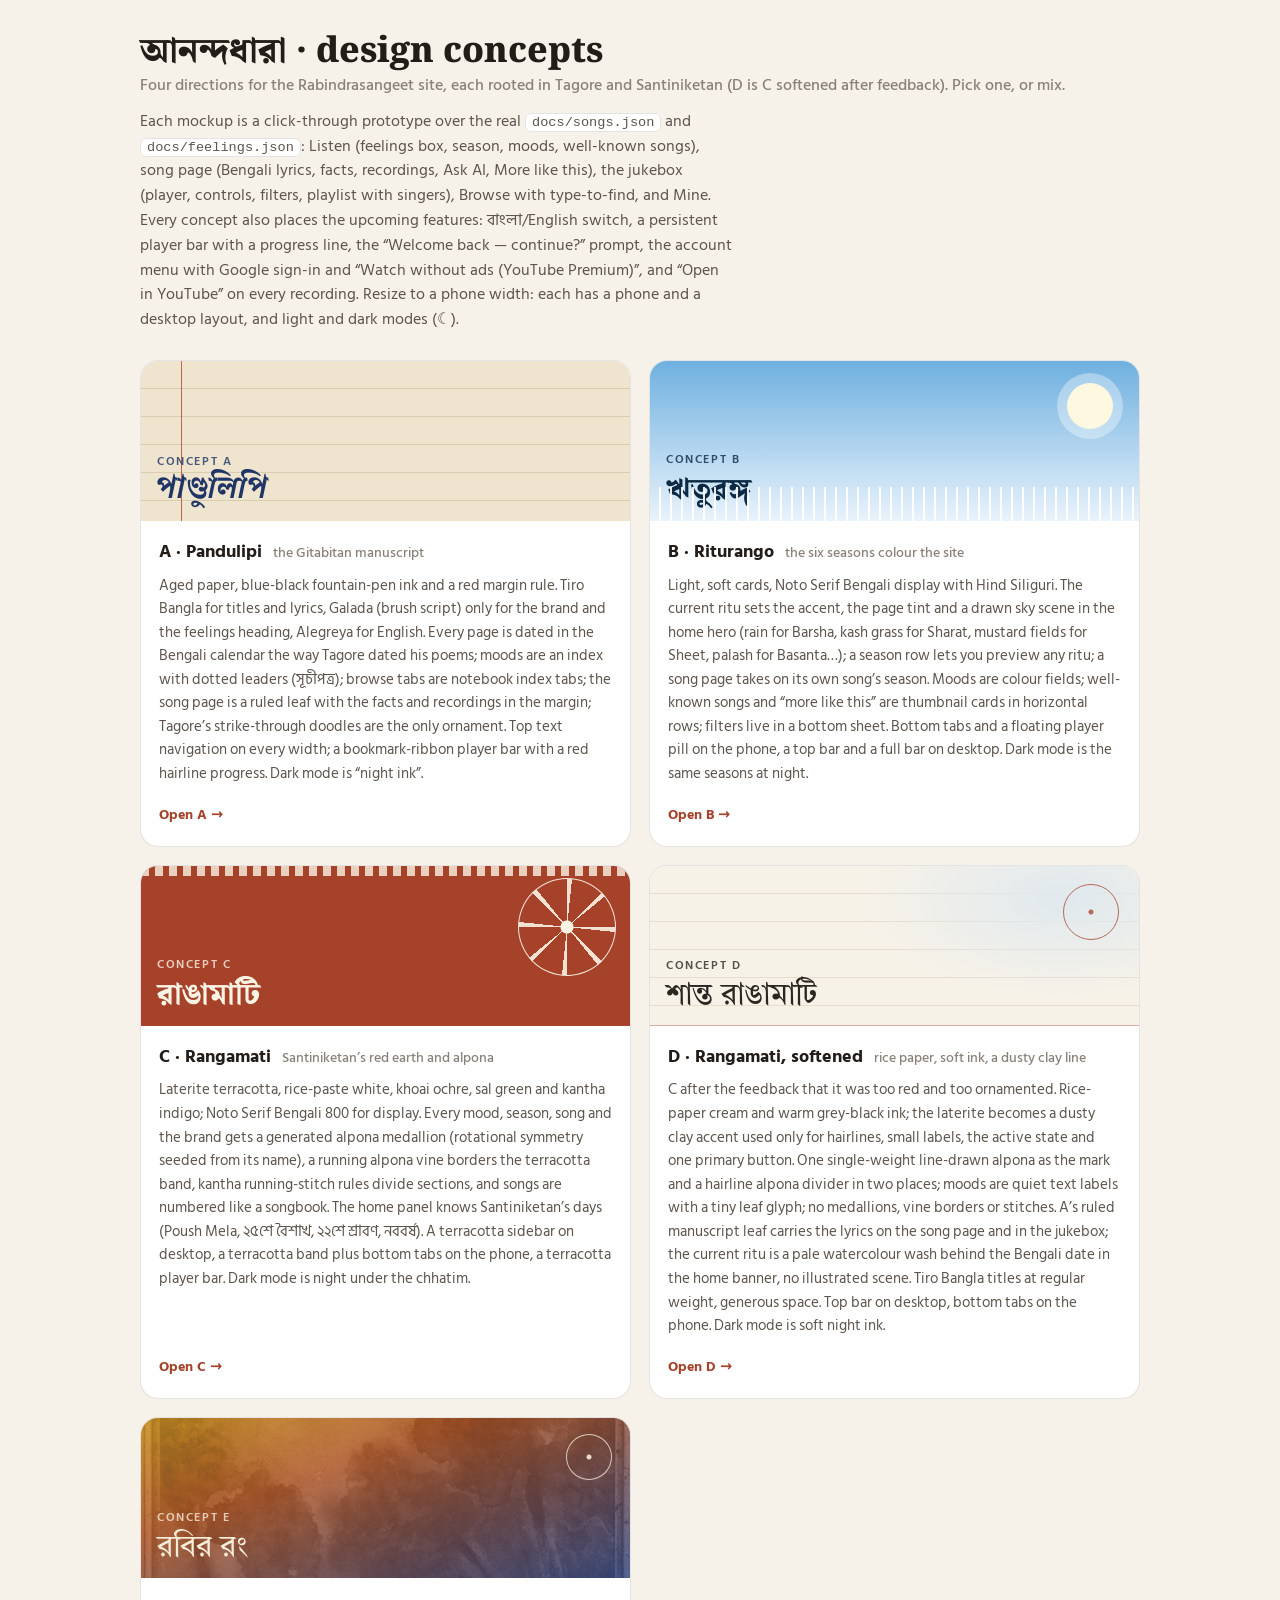
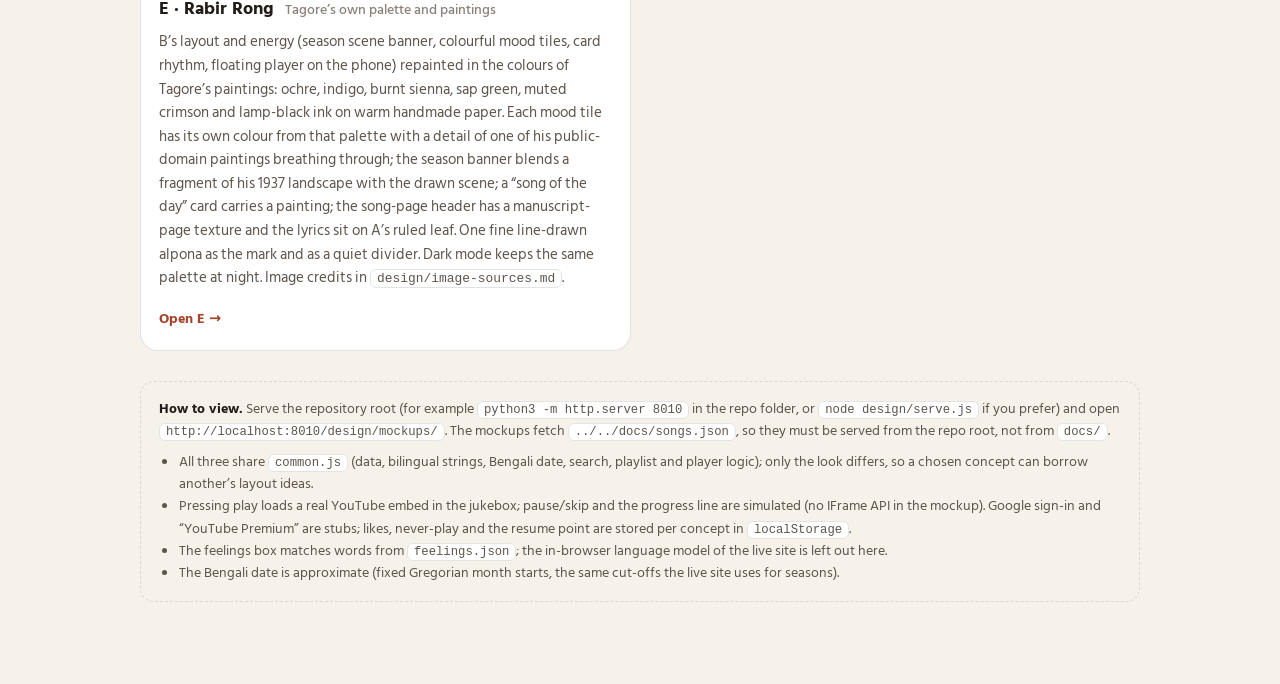
<file: design/mockups/index.html>
<!doctype html>
<html lang="bn">
<head>
<meta charset="utf-8">
<meta name="viewport" content="width=device-width, initial-scale=1">
<title>আনন্দধারা · design concepts</title>
<meta name="color-scheme" content="light dark">
<link rel="preconnect" href="https://fonts.googleapis.com">
<link rel="preconnect" href="https://fonts.gstatic.com" crossorigin>
<link href="https://fonts.googleapis.com/css2?family=Hind+Siliguri:wght@400;500;600;700&family=Noto+Serif+Bengali:wght@600;800&family=Tiro+Bangla&family=Galada&display=swap" rel="stylesheet">
<style>
:root{--bg:#f6f2ea;--card:#fff;--ink:#231d19;--ink2:#5d544c;--ink3:#8a8178;--line:rgba(35,29,25,.12);--acc:#a6422a}
@media (prefers-color-scheme:dark){:root{--bg:#141216;--card:#1e1a21;--ink:#f3ede4;--ink2:#b9b0a4;--ink3:#857c72;--line:rgba(243,237,228,.12);--acc:#e0a24a}}
*{box-sizing:border-box}
body{margin:0;background:var(--bg);color:var(--ink);font-family:"Hind Siliguri",system-ui,sans-serif;font-size:16px;line-height:1.55;padding:32px 16px 60px}
.wrap{max-width:1000px;margin:0 auto}
h1{font-family:"Noto Serif Bengali",serif;font-weight:800;font-size:2.2rem;margin:0;line-height:1.15}
h1 small{display:block;font-family:"Hind Siliguri",sans-serif;font-weight:500;font-size:1rem;color:var(--ink3);margin-top:4px}
.lead{color:var(--ink2);max-width:66ch;margin:14px 0 28px}
.grid{display:grid;gap:18px}
@media (min-width:760px){.grid{grid-template-columns:repeat(3,1fr)}}
a.card{display:flex;flex-direction:column;background:var(--card);border:1px solid var(--line);border-radius:18px;overflow:hidden;color:inherit;text-decoration:none;transition:transform .2s,box-shadow .2s}
a.card:hover{transform:translateY(-3px);box-shadow:0 18px 40px rgba(0,0,0,.14)}
a.card:focus-visible{outline:2px solid var(--acc);outline-offset:3px}
.sw{height:160px;position:relative;display:flex;align-items:flex-end;padding:14px 16px;overflow:hidden}
.sw .nm{font-size:1.9rem;line-height:1;position:relative}
.sw small{display:block;font-family:"Hind Siliguri",sans-serif;font-weight:600;font-size:.72rem;letter-spacing:.14em;text-transform:uppercase;opacity:.8;margin-bottom:6px}
.a{background:#efe5cf;color:#1f3566;background-image:repeating-linear-gradient(transparent 0 27px,#d9cdb0 27px 28px)}
.a .nm{font-family:"Galada",cursive}
.a::before{content:"";position:absolute;left:40px;top:0;bottom:0;width:1px;background:#a8321e;opacity:.7}
.b{background:linear-gradient(180deg,#6fb0e0,#e9f3fb);color:#0d2a44}
.b .nm{font-family:"Noto Serif Bengali",serif;font-weight:800}
.b::before{content:"";position:absolute;right:26px;top:22px;width:46px;height:46px;border-radius:50%;background:#fff8e0;box-shadow:0 0 0 10px rgba(255,255,255,.35)}
.b::after{content:"";position:absolute;left:0;right:0;bottom:0;height:34px;background:repeating-linear-gradient(90deg,transparent 0 9px,rgba(255,255,255,.9) 9px 11px)}
.c{background:#a6422a;color:#fbf3e4}
.c .nm{font-family:"Noto Serif Bengali",serif;font-weight:800}
.c::before{content:"";position:absolute;right:14px;top:12px;width:96px;height:96px;border-radius:50%;border:1.5px solid rgba(251,243,228,.9);background:radial-gradient(circle,#fbf3e4 0 6px,transparent 7px),repeating-conic-gradient(from 0deg,rgba(251,243,228,.9) 0 6deg,transparent 6deg 45deg)}
.c::after{content:"";position:absolute;left:0;right:0;top:0;height:10px;background:repeating-linear-gradient(90deg,rgba(251,243,228,.8) 0 8px,transparent 8px 14px)}
.d{background:radial-gradient(60% 90% at 85% 20%,#e0e9ee,transparent 70%),#f7f2e8;color:#2b2622;background-image:radial-gradient(60% 90% at 85% 20%,#e0e9ee,transparent 70%),repeating-linear-gradient(transparent 0 27px,#e6ddcf 27px 28px)}
.d .nm{font-family:"Tiro Bangla",serif;font-weight:400}
.d::before{content:"";position:absolute;right:20px;top:18px;width:54px;height:54px;border-radius:50%;border:1px solid #b5695a;background:radial-gradient(circle,#b5695a 0 2px,transparent 3px)}
.d::after{content:"";position:absolute;left:0;right:0;bottom:0;height:1px;background:#b5695a;opacity:.5}
.e{background:linear-gradient(160deg,#c6922e 0%,#a65a31 35%,#2f3f6e 100%);color:#f6ecd8}
.e .nm{font-family:"Tiro Bangla",serif;font-weight:400}
.e::before{content:"";position:absolute;inset:0;background:url(img/landscape-by-1937.jpg) center/cover;opacity:.3;mix-blend-mode:luminosity}
.e::after{content:"";position:absolute;right:18px;top:16px;width:44px;height:44px;border-radius:50%;border:1px solid rgba(246,236,216,.8);background:radial-gradient(circle,rgba(246,236,216,.9) 0 2px,transparent 3px)}
@media (min-width:760px){.grid{grid-template-columns:repeat(2,1fr)}}
.body{padding:16px 18px 20px;display:flex;flex-direction:column;gap:8px;flex:1}
.body h2{margin:0;font-size:1.15rem;font-weight:700}
.body h2 span{color:var(--ink3);font-weight:500;font-size:.9rem;margin-left:6px}
.body p{margin:0;color:var(--ink2);font-size:.95rem}
.body .go{margin-top:auto;padding-top:10px;color:var(--acc);font-weight:700;font-size:.9rem}
.note{margin-top:30px;padding:16px 18px;border:1px dashed var(--line);border-radius:14px;color:var(--ink2);font-size:.9rem}
.note b{color:var(--ink)}
code{font-family:ui-monospace,Consolas,monospace;font-size:.85em;background:var(--card);border:1px solid var(--line);padding:1px 6px;border-radius:6px}
ul{margin:8px 0 0;padding-left:20px}
</style>
</head>
<body>
<div class="wrap">
  <h1>আনন্দধারা · design concepts<small>Four directions for the Rabindrasangeet site, each rooted in Tagore and Santiniketan (D is C softened after feedback). Pick one, or mix.</small></h1>
  <p class="lead">Each mockup is a click-through prototype over the real <code>docs/songs.json</code> and <code>docs/feelings.json</code>: Listen (feelings box, season, moods, well-known songs), song page (Bengali lyrics, facts, recordings, Ask AI, More like this), the jukebox (player, controls, filters, playlist with singers), Browse with type-to-find, and Mine. Every concept also places the upcoming features: বাংলা/English switch, a persistent player bar with a progress line, the “Welcome back — continue?” prompt, the account menu with Google sign-in and “Watch without ads (YouTube Premium)”, and “Open in YouTube” on every recording. Resize to a phone width: each has a phone and a desktop layout, and light and dark modes (☾).</p>

  <div class="grid">
    <a class="card" href="a.html">
      <div class="sw a"><div><small>Concept A</small><span class="nm">পাণ্ডুলিপি</span></div></div>
      <div class="body">
        <h2>A · Pandulipi <span>the Gitabitan manuscript</span></h2>
        <p>Aged paper, blue-black fountain-pen ink and a red margin rule. Tiro Bangla for titles and lyrics, Galada (brush script) only for the brand and the feelings heading, Alegreya for English. Every page is dated in the Bengali calendar the way Tagore dated his poems; moods are an index with dotted leaders (সূচীপত্র); browse tabs are notebook index tabs; the song page is a ruled leaf with the facts and recordings in the margin; Tagore’s strike-through doodles are the only ornament. Top text navigation on every width; a bookmark-ribbon player bar with a red hairline progress. Dark mode is “night ink”.</p>
        <div class="go">Open A →</div>
      </div>
    </a>
    <a class="card" href="b.html">
      <div class="sw b"><div><small>Concept B</small><span class="nm">ঋতুরঙ্গ</span></div></div>
      <div class="body">
        <h2>B · Riturango <span>the six seasons colour the site</span></h2>
        <p>Light, soft cards, Noto Serif Bengali display with Hind Siliguri. The current ritu sets the accent, the page tint and a drawn sky scene in the home hero (rain for Barsha, kash grass for Sharat, mustard fields for Sheet, palash for Basanta…); a season row lets you preview any ritu; a song page takes on its own song’s season. Moods are colour fields; well-known songs and “more like this” are thumbnail cards in horizontal rows; filters live in a bottom sheet. Bottom tabs and a floating player pill on the phone, a top bar and a full bar on desktop. Dark mode is the same seasons at night.</p>
        <div class="go">Open B →</div>
      </div>
    </a>
    <a class="card" href="c.html">
      <div class="sw c"><div><small>Concept C</small><span class="nm">রাঙামাটি</span></div></div>
      <div class="body">
        <h2>C · Rangamati <span>Santiniketan’s red earth and alpona</span></h2>
        <p>Laterite terracotta, rice-paste white, khoai ochre, sal green and kantha indigo; Noto Serif Bengali 800 for display. Every mood, season, song and the brand gets a generated alpona medallion (rotational symmetry seeded from its name), a running alpona vine borders the terracotta band, kantha running-stitch rules divide sections, and songs are numbered like a songbook. The home panel knows Santiniketan’s days (Poush Mela, ২৫শে বৈশাখ, ২২শে শ্রাবণ, নববর্ষ). A terracotta sidebar on desktop, a terracotta band plus bottom tabs on the phone, a terracotta player bar. Dark mode is night under the chhatim.</p>
        <div class="go">Open C →</div>
      </div>
    </a>
    <a class="card" href="d.html">
      <div class="sw d"><div><small>Concept D</small><span class="nm">শান্ত রাঙামাটি</span></div></div>
      <div class="body">
        <h2>D · Rangamati, softened <span>rice paper, soft ink, a dusty clay line</span></h2>
        <p>C after the feedback that it was too red and too ornamented. Rice-paper cream and warm grey-black ink; the laterite becomes a dusty clay accent used only for hairlines, small labels, the active state and one primary button. One single-weight line-drawn alpona as the mark and a hairline alpona divider in two places; moods are quiet text labels with a tiny leaf glyph; no medallions, vine borders or stitches. A’s ruled manuscript leaf carries the lyrics on the song page and in the jukebox; the current ritu is a pale watercolour wash behind the Bengali date in the home banner, no illustrated scene. Tiro Bangla titles at regular weight, generous space. Top bar on desktop, bottom tabs on the phone. Dark mode is soft night ink.</p>
        <div class="go">Open D →</div>
      </div>
    </a>
    <a class="card" href="e.html">
      <div class="sw e"><div><small>Concept E</small><span class="nm">রবির রং</span></div></div>
      <div class="body">
        <h2>E · Rabir Rong <span>Tagore’s own palette and paintings</span></h2>
        <p>B’s layout and energy (season scene banner, colourful mood tiles, card rhythm, floating player on the phone) repainted in the colours of Tagore’s paintings: ochre, indigo, burnt sienna, sap green, muted crimson and lamp-black ink on warm handmade paper. Each mood tile has its own colour from that palette with a detail of one of his public-domain paintings breathing through; the season banner blends a fragment of his 1937 landscape with the drawn scene; a “song of the day” card carries a painting; the song-page header has a manuscript-page texture and the lyrics sit on A’s ruled leaf. One fine line-drawn alpona as the mark and as a quiet divider. Dark mode keeps the same palette at night. Image credits in <code>design/image-sources.md</code>.</p>
        <div class="go">Open E →</div>
      </div>
    </a>
  </div>

  <div class="note"><b>How to view.</b> Serve the repository root (for example <code>python3 -m http.server 8010</code> in the repo folder, or <code>node design/serve.js</code> if you prefer) and open <code>http://localhost:8010/design/mockups/</code>. The mockups fetch <code>../../docs/songs.json</code>, so they must be served from the repo root, not from <code>docs/</code>.
    <ul>
      <li>All three share <code>common.js</code> (data, bilingual strings, Bengali date, search, playlist and player logic); only the look differs, so a chosen concept can borrow another’s layout ideas.</li>
      <li>Pressing play loads a real YouTube embed in the jukebox; pause/skip and the progress line are simulated (no IFrame API in the mockup). Google sign-in and “YouTube Premium” are stubs; likes, never-play and the resume point are stored per concept in <code>localStorage</code>.</li>
      <li>The feelings box matches words from <code>feelings.json</code>; the in-browser language model of the live site is left out here.</li>
      <li>The Bengali date is approximate (fixed Gregorian month starts, the same cut-offs the live site uses for seasons).</li>
    </ul>
  </div>
</div>
</body>
</html>
</file>
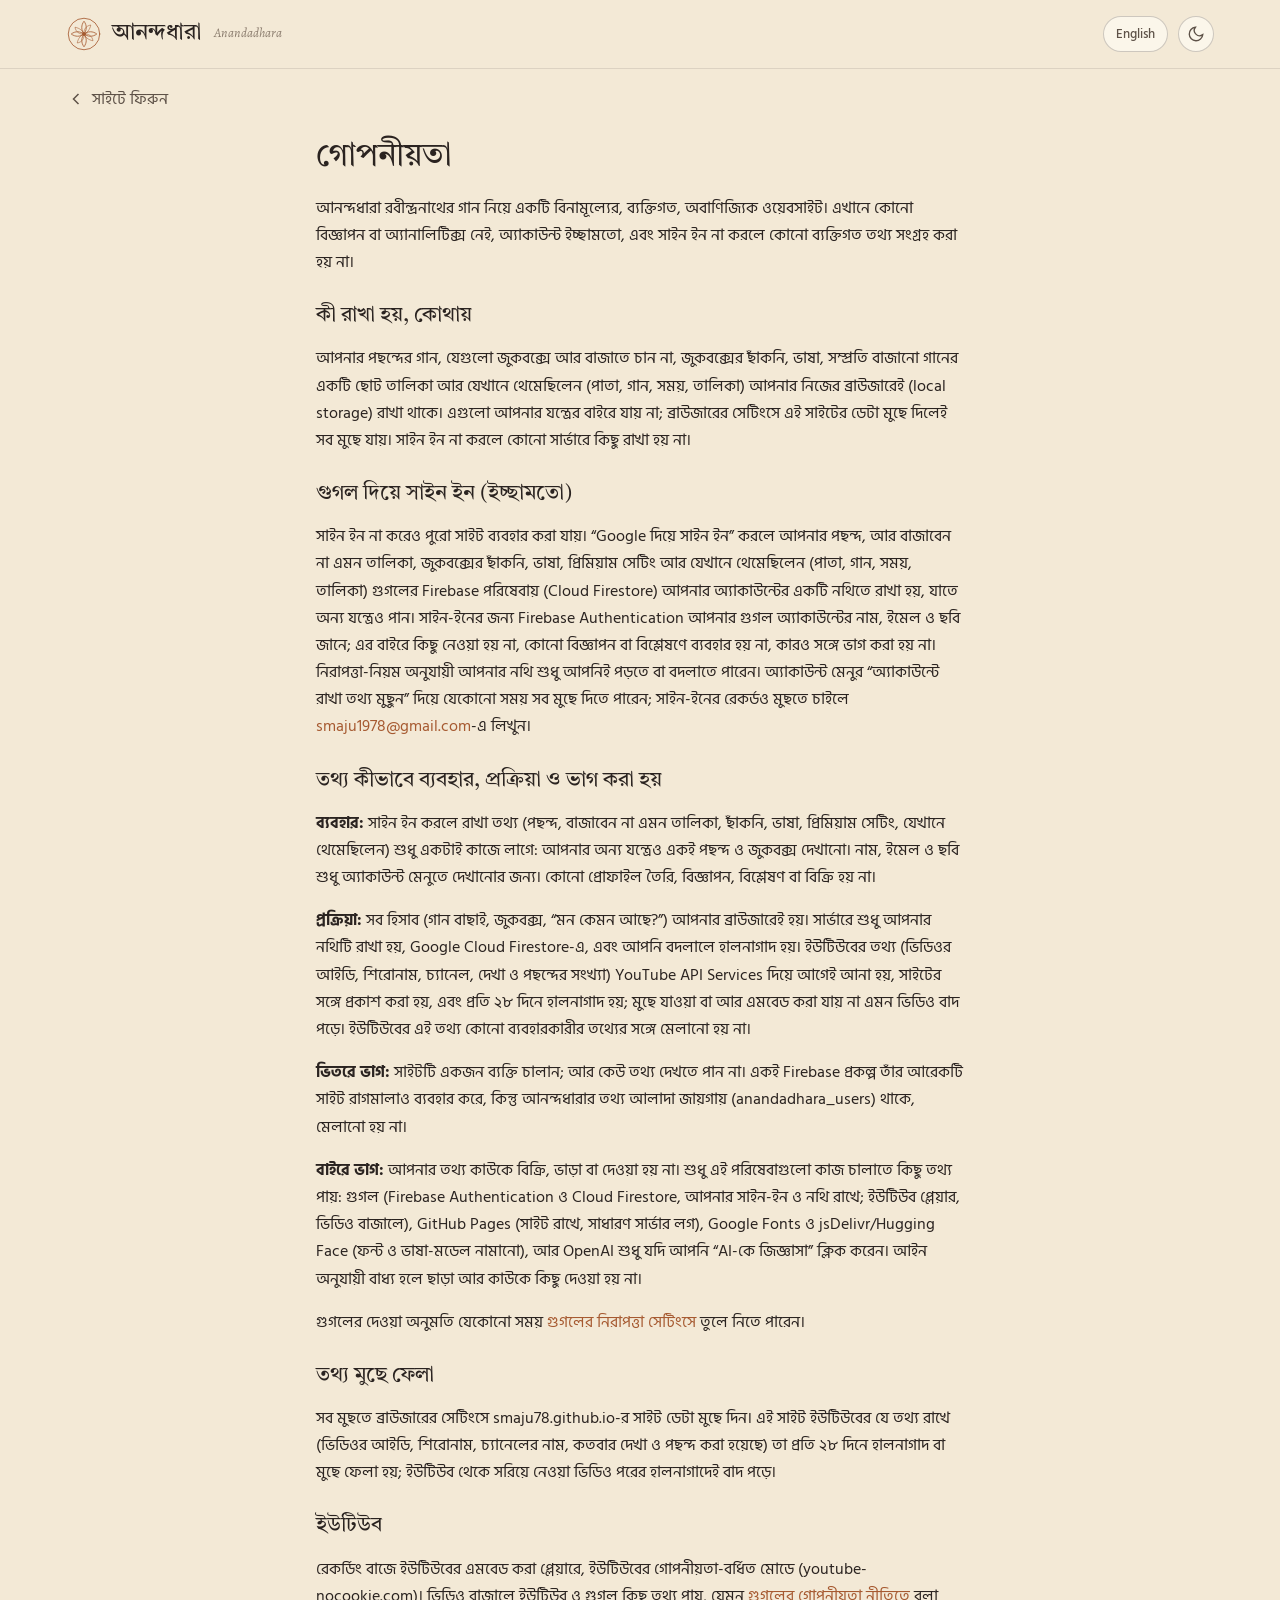
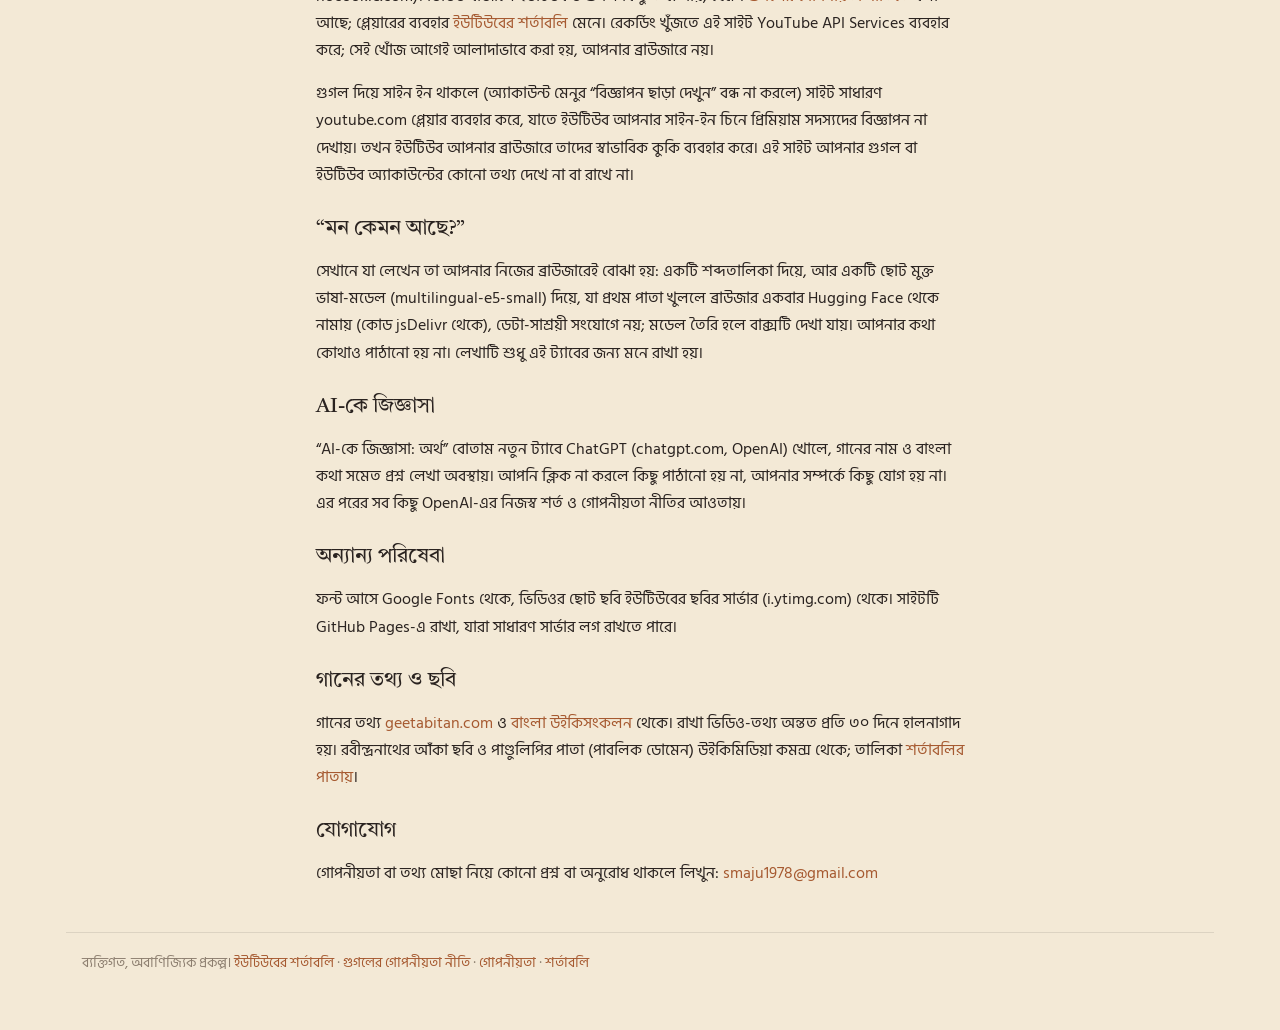
<file: docs/privacy.html>
<!doctype html>
<html lang="bn">
<head>
<meta charset="utf-8">
<meta name="viewport" content="width=device-width, initial-scale=1, viewport-fit=cover">
<title>গোপনীয়তা · Privacy · আনন্দধারা Anandadhara</title>
<meta name="color-scheme" content="light dark">
<script>
  (function () {
    var h = document.documentElement, th = null, lg = null;
    try { th = localStorage.getItem("anandadhara.theme"); lg = localStorage.getItem("anandadhara.lang"); } catch (e) { /* storage unavailable */ }
    if (th !== "light" && th !== "dark") th = (window.matchMedia && matchMedia("(prefers-color-scheme: dark)").matches) ? "dark" : "light";
    h.dataset.theme = th;
    if (lg === "en" || lg === "bn") h.lang = lg;
  })();
</script>
<link rel="preconnect" href="https://fonts.googleapis.com">
<link rel="preconnect" href="https://fonts.gstatic.com" crossorigin>
<link rel="stylesheet" href="https://fonts.googleapis.com/css2?family=Tiro+Bangla:ital@0;1&family=Hind+Siliguri:wght@400;500;600&family=Alegreya:ital,wght@0,400;0,500;1,400&display=swap">
<link rel="stylesheet" href="style.css?v=10">
<style>:root:lang(bn) [data-l="en"], :root:lang(en) [data-l="bn"] { display: none; } body { padding-bottom: 40px; }</style>
</head>
<body>
<svg width="0" height="0" style="position:absolute" aria-hidden="true"><defs><symbol id="mark" viewBox="0 0 48 48"><g fill="none" stroke="currentColor" stroke-width="1.1" stroke-linecap="round" stroke-linejoin="round"><circle cx="24" cy="24" r="21"/><circle cx="24" cy="24" r="2.2"/><path d="M24 24c-4-5-4-12 0-17 4 5 4 12 0 17zM24 24c5-4 12-4 17 0-5 4-12 4-17 0zM24 24c4 5 4 12 0 17-4-5-4-12 0-17zM24 24c-5 4-12 4-17 0 5-4 12-4 17 0z"/><path d="M24 24c-1-6 3-11 9-12-1 6-5 11-9 12zM24 24c6-1 11 3 12 9-6-1-11-5-12-9zM24 24c1 6-3 11-9 12 1-6 5-11 9-12zM24 24c-6 1-11-3-12-9 6 1 11 5 12 9z" opacity=".7"/></g></symbol></defs></svg>
<header class="top"><div class="wrap">
  <a class="brand" href="./#/"><svg viewBox="0 0 48 48" aria-hidden="true"><use href="#mark"/></svg><span class="brand-bn">আনন্দধারা</span><small>Anandadhara</small></a>
  <span class="spacer"></span>
  <button class="pill" type="button" id="lang-switch"><span data-l="bn" lang="en">English</span><span data-l="en" lang="bn">বাংলা</span></button>
  <button class="pill icon theme-toggle" type="button" id="theme-toggle" aria-label="Theme"><svg class="moon" viewBox="0 0 24 24" fill="none" stroke="currentColor" stroke-width="1.8" aria-hidden="true"><path d="M21 12.8A9 9 0 1 1 11.2 3a7 7 0 0 0 9.8 9.8z"/></svg><svg class="sun" viewBox="0 0 24 24" fill="none" stroke="currentColor" stroke-width="1.8" aria-hidden="true"><circle cx="12" cy="12" r="4"/><path d="M12 2v2M12 20v2M4.9 4.9l1.4 1.4M17.7 17.7l1.4 1.4M2 12h2M20 12h2M4.9 19.1l1.4-1.4M17.7 6.3l1.4-1.4"/></svg></button>
</div></header>
<main class="wrap">
<a class="back" href="./#/"><svg viewBox="0 0 24 24" fill="none" stroke="currentColor" stroke-width="1.8" aria-hidden="true"><path d="M15 18l-6-6 6-6"/></svg><span data-l="bn">সাইটে ফিরুন</span><span data-l="en">Back to the site</span></a>

<article class="doc" data-l="bn" lang="bn">
<h1>গোপনীয়তা</h1>
<p>আনন্দধারা রবীন্দ্রনাথের গান নিয়ে একটি বিনামূল্যের, ব্যক্তিগত, অবাণিজ্যিক ওয়েবসাইট। এখানে কোনো বিজ্ঞাপন বা অ্যানালিটিক্স নেই, অ্যাকাউন্ট ইচ্ছামতো, এবং সাইন ইন না করলে কোনো ব্যক্তিগত তথ্য সংগ্রহ করা হয় না।</p>
<h2>কী রাখা হয়, কোথায়</h2>
<p>আপনার পছন্দের গান, যেগুলো জুকবক্সে আর বাজাতে চান না, জুকবক্সের ছাঁকনি, ভাষা, সম্প্রতি বাজানো গানের একটি ছোট তালিকা আর যেখানে থেমেছিলেন (পাতা, গান, সময়, তালিকা) আপনার নিজের ব্রাউজারেই (local storage) রাখা থাকে। এগুলো আপনার যন্ত্রের বাইরে যায় না; ব্রাউজারের সেটিংসে এই সাইটের ডেটা মুছে দিলেই সব মুছে যায়। সাইন ইন না করলে কোনো সার্ভারে কিছু রাখা হয় না।</p>
<h2>গুগল দিয়ে সাইন ইন (ইচ্ছামতো)</h2>
<p>সাইন ইন না করেও পুরো সাইট ব্যবহার করা যায়। “Google দিয়ে সাইন ইন” করলে আপনার পছন্দ, আর বাজাবেন না এমন তালিকা, জুকবক্সের ছাঁকনি, ভাষা, প্রিমিয়াম সেটিং আর যেখানে থেমেছিলেন (পাতা, গান, সময়, তালিকা) গুগলের Firebase পরিষেবায় (Cloud Firestore) আপনার অ্যাকাউন্টের একটি নথিতে রাখা হয়, যাতে অন্য যন্ত্রেও পান। সাইন-ইনের জন্য Firebase Authentication আপনার গুগল অ্যাকাউন্টের নাম, ইমেল ও ছবি জানে; এর বাইরে কিছু নেওয়া হয় না, কোনো বিজ্ঞাপন বা বিশ্লেষণে ব্যবহার হয় না, কারও সঙ্গে ভাগ করা হয় না। নিরাপত্তা-নিয়ম অনুযায়ী আপনার নথি শুধু আপনিই পড়তে বা বদলাতে পারেন। অ্যাকাউন্ট মেনুর “অ্যাকাউন্টে রাখা তথ্য মুছুন” দিয়ে যেকোনো সময় সব মুছে দিতে পারেন; সাইন-ইনের রেকর্ডও মুছতে চাইলে <a href="mailto:smaju1978@gmail.com">smaju1978@gmail.com</a>-এ লিখুন।</p>
<h2>তথ্য কীভাবে ব্যবহার, প্রক্রিয়া ও ভাগ করা হয়</h2>
<p><b>ব্যবহার:</b> সাইন ইন করলে রাখা তথ্য (পছন্দ, বাজাবেন না এমন তালিকা, ছাঁকনি, ভাষা, প্রিমিয়াম সেটিং, যেখানে থেমেছিলেন) শুধু একটাই কাজে লাগে: আপনার অন্য যন্ত্রেও একই পছন্দ ও জুকবক্স দেখানো। নাম, ইমেল ও ছবি শুধু অ্যাকাউন্ট মেনুতে দেখানোর জন্য। কোনো প্রোফাইল তৈরি, বিজ্ঞাপন, বিশ্লেষণ বা বিক্রি হয় না।</p>
<p><b>প্রক্রিয়া:</b> সব হিসাব (গান বাছাই, জুকবক্স, “মন কেমন আছে?”) আপনার ব্রাউজারেই হয়। সার্ভারে শুধু আপনার নথিটি রাখা হয়, Google Cloud Firestore-এ, এবং আপনি বদলালে হালনাগাদ হয়। ইউটিউবের তথ্য (ভিডিওর আইডি, শিরোনাম, চ্যানেল, দেখা ও পছন্দের সংখ্যা) YouTube API Services দিয়ে আগেই আনা হয়, সাইটের সঙ্গে প্রকাশ করা হয়, এবং প্রতি ২৮ দিনে হালনাগাদ হয়; মুছে যাওয়া বা আর এমবেড করা যায় না এমন ভিডিও বাদ পড়ে। ইউটিউবের এই তথ্য কোনো ব্যবহারকারীর তথ্যের সঙ্গে মেলানো হয় না।</p>
<p><b>ভিতরে ভাগ:</b> সাইটটি একজন ব্যক্তি চালান; আর কেউ তথ্য দেখতে পান না। একই Firebase প্রকল্প তাঁর আরেকটি সাইট রাগমালাও ব্যবহার করে, কিন্তু আনন্দধারার তথ্য আলাদা জায়গায় (anandadhara_users) থাকে, মেলানো হয় না।</p>
<p><b>বাইরে ভাগ:</b> আপনার তথ্য কাউকে বিক্রি, ভাড়া বা দেওয়া হয় না। শুধু এই পরিষেবাগুলো কাজ চালাতে কিছু তথ্য পায়: গুগল (Firebase Authentication ও Cloud Firestore, আপনার সাইন-ইন ও নথি রাখে; ইউটিউব প্লেয়ার, ভিডিও বাজালে), GitHub Pages (সাইট রাখে, সাধারণ সার্ভার লগ), Google Fonts ও jsDelivr/Hugging Face (ফন্ট ও ভাষা-মডেল নামানো), আর OpenAI শুধু যদি আপনি “AI-কে জিজ্ঞাসা” ক্লিক করেন। আইন অনুযায়ী বাধ্য হলে ছাড়া আর কাউকে কিছু দেওয়া হয় না।</p>
<p>গুগলের দেওয়া অনুমতি যেকোনো সময় <a href="https://security.google.com/settings/security/permissions" target="_blank" rel="noopener">গুগলের নিরাপত্তা সেটিংসে</a> তুলে নিতে পারেন।</p>
<h2>তথ্য মুছে ফেলা</h2>
<p>সব মুছতে ব্রাউজারের সেটিংসে smaju78.github.io-র সাইট ডেটা মুছে দিন। এই সাইট ইউটিউবের যে তথ্য রাখে (ভিডিওর আইডি, শিরোনাম, চ্যানেলের নাম, কতবার দেখা ও পছন্দ করা হয়েছে) তা প্রতি ২৮ দিনে হালনাগাদ বা মুছে ফেলা হয়; ইউটিউব থেকে সরিয়ে নেওয়া ভিডিও পরের হালনাগাদেই বাদ পড়ে।</p>
<h2>ইউটিউব</h2>
<p>রেকর্ডিং বাজে ইউটিউবের এমবেড করা প্লেয়ারে, ইউটিউবের গোপনীয়তা-বর্ধিত মোডে (youtube-nocookie.com)। ভিডিও বাজালে ইউটিউব ও গুগল কিছু তথ্য পায়, যেমন <a href="https://policies.google.com/privacy" target="_blank" rel="noopener">গুগলের গোপনীয়তা নীতিতে</a> বলা আছে; প্লেয়ারের ব্যবহার <a href="https://www.youtube.com/t/terms" target="_blank" rel="noopener">ইউটিউবের শর্তাবলি</a> মেনে। রেকর্ডিং খুঁজতে এই সাইট YouTube API Services ব্যবহার করে; সেই খোঁজ আগেই আলাদাভাবে করা হয়, আপনার ব্রাউজারে নয়।</p>
<p>গুগল দিয়ে সাইন ইন থাকলে (অ্যাকাউন্ট মেনুর “বিজ্ঞাপন ছাড়া দেখুন” বন্ধ না করলে) সাইট সাধারণ youtube.com প্লেয়ার ব্যবহার করে, যাতে ইউটিউব আপনার সাইন-ইন চিনে প্রিমিয়াম সদস্যদের বিজ্ঞাপন না দেখায়। তখন ইউটিউব আপনার ব্রাউজারে তাদের স্বাভাবিক কুকি ব্যবহার করে। এই সাইট আপনার গুগল বা ইউটিউব অ্যাকাউন্টের কোনো তথ্য দেখে না বা রাখে না।</p>
<h2>“মন কেমন আছে?”</h2>
<p>সেখানে যা লেখেন তা আপনার নিজের ব্রাউজারেই বোঝা হয়: একটি শব্দতালিকা দিয়ে, আর একটি ছোট মুক্ত ভাষা-মডেল (multilingual-e5-small) দিয়ে, যা প্রথম পাতা খুললে ব্রাউজার একবার Hugging Face থেকে নামায় (কোড jsDelivr থেকে), ডেটা-সাশ্রয়ী সংযোগে নয়; মডেল তৈরি হলে বাক্সটি দেখা যায়। আপনার কথা কোথাও পাঠানো হয় না। লেখাটি শুধু এই ট্যাবের জন্য মনে রাখা হয়।</p>
<h2>AI-কে জিজ্ঞাসা</h2>
<p>“AI-কে জিজ্ঞাসা: অর্থ” বোতাম নতুন ট্যাবে ChatGPT (chatgpt.com, OpenAI) খোলে, গানের নাম ও বাংলা কথা সমেত প্রশ্ন লেখা অবস্থায়। আপনি ক্লিক না করলে কিছু পাঠানো হয় না, আপনার সম্পর্কে কিছু যোগ হয় না। এর পরের সব কিছু OpenAI-এর নিজস্ব শর্ত ও গোপনীয়তা নীতির আওতায়।</p>
<h2>অন্যান্য পরিষেবা</h2>
<p>ফন্ট আসে Google Fonts থেকে, ভিডিওর ছোট ছবি ইউটিউবের ছবির সার্ভার (i.ytimg.com) থেকে। সাইটটি GitHub Pages-এ রাখা, যারা সাধারণ সার্ভার লগ রাখতে পারে।</p>
<h2>গানের তথ্য ও ছবি</h2>
<p>গানের তথ্য <a href="https://www.geetabitan.com" target="_blank" rel="noopener">geetabitan.com</a> ও <a href="https://bn.wikisource.org/wiki/গীতবিতান" target="_blank" rel="noopener">বাংলা উইকিসংকলন</a> থেকে। রাখা ভিডিও-তথ্য অন্তত প্রতি ৩০ দিনে হালনাগাদ হয়। রবীন্দ্রনাথের আঁকা ছবি ও পাণ্ডুলিপির পাতা (পাবলিক ডোমেন) উইকিমিডিয়া কমন্স থেকে; তালিকা <a href="terms.html#credits">শর্তাবলির পাতায়</a>।</p>
<h2>যোগাযোগ</h2>
<p>গোপনীয়তা বা তথ্য মোছা নিয়ে কোনো প্রশ্ন বা অনুরোধ থাকলে লিখুন: <a href="mailto:smaju1978@gmail.com">smaju1978@gmail.com</a></p>
</article>

<article class="doc" data-l="en" lang="en">
<h1>Privacy</h1>
<p>Anandadhara is a free, personal, non-commercial website about the songs of Rabindranath Tagore. It has no advertising and no analytics, accounts are optional, and unless you choose to sign in it does not collect personal information.</p>
<h2>What is stored, and where</h2>
<p>Your likes, the songs you chose never to play in the jukebox, your jukebox filters, your language, a short list of recently played songs and where you left off (page, song, position, playlist) are saved in your own browser (local storage). They never leave your device, and you can remove them at any time by clearing this site's data in your browser settings. Unless you sign in, nothing is stored on a server.</p>
<h2>Sign in with Google (optional)</h2>
<p>The whole site works without signing in. If you choose “Sign in with Google”, your likes, never-play list, jukebox filters, language, Premium setting and where you left off (page, song, position, playlist) are kept in one document for your account in Google's Firebase service (Cloud Firestore), so they follow you to other devices. For sign-in, Firebase Authentication knows your Google account's name, email and photo; nothing else is collected, nothing is used for advertising or analytics, and nothing is shared. The security rules let only you read or change your document. Use “Delete my saved data” in the account menu to remove it at any time; to have the sign-in record removed too, email <a href="mailto:smaju1978@gmail.com">smaju1978@gmail.com</a>.</p>
<h2>How your information is used, processed and shared</h2>
<p><b>Use:</b> if you sign in, the saved settings (likes, never-play list, filters, language, Premium setting, where you left off) are used for one purpose only: giving you the same choices and jukebox on your other devices. Your name, email and photo are used only to show who is signed in, in the account menu. There is no profiling, advertising, analytics or sale of data.</p>
<p><b>Processing:</b> everything the site works out (choosing songs, the jukebox, “How are you feeling?”) happens in your browser. The only thing kept on a server is your one document in Google Cloud Firestore, updated when your settings change. The YouTube data shown (video IDs, titles, channels, view and like counts) is fetched in advance with YouTube API Services, published with the site and refreshed every 28 days; videos that are deleted or can no longer be embedded are removed at the next refresh. This YouTube data is never combined with any visitor's information.</p>
<p><b>Shared internally:</b> the site is run by one person, and nobody else has access to the data. The same Firebase project also serves the owner's other site, Raagmala, but Anandadhara's data is kept in its own collection (anandadhara_users) and is never combined with it.</p>
<p><b>Shared externally:</b> your information is never sold, rented or given to anyone. Only these services receive what they need to make the site work: Google (Firebase Authentication and Cloud Firestore, which hold your sign-in and your document; the YouTube player, when you play a video), GitHub Pages (hosting, standard server logs), Google Fonts and jsDelivr/Hugging Face (fonts and the language model download), and OpenAI only if you click “Ask AI”. Nothing is disclosed to anyone else unless the law requires it.</p>
<p>You can withdraw the access you gave through Google at any time on the <a href="https://security.google.com/settings/security/permissions" target="_blank" rel="noopener">Google security settings page</a>.</p>
<h2>Deleting your data</h2>
<p>To delete everything, use the browser setting that clears site data for smaju78.github.io. The YouTube data this site keeps (video IDs, titles, channel names and view and like counts) is refreshed or deleted every 28 days (always within 30 days); videos that are removed from YouTube are dropped at the next refresh.</p>
<h2>YouTube</h2>
<p>Recordings are played with the embedded YouTube player, using YouTube's privacy-enhanced mode (youtube-nocookie.com). When you play a video, YouTube and Google receive information as described in the <a href="https://policies.google.com/privacy" target="_blank" rel="noopener">Google Privacy Policy</a>, and your use of the player is subject to the <a href="https://www.youtube.com/t/terms" target="_blank" rel="noopener">YouTube Terms of Service</a>. This site uses YouTube API Services to find recordings; that lookup runs offline, not in your browser.</p>
<p>While you are signed in with Google (unless you switch off “Watch without ads” in the account menu), the site uses the standard youtube.com player so that YouTube recognises your sign-in and Premium members see no ads. YouTube then uses its normal cookies in your browser. This site never sees or stores anything about your Google or YouTube account.</p>
<h2>“How are you feeling?”</h2>
<p>What you type there is understood inside your own browser: by a word list, and by a small open language model (multilingual-e5-small) that your browser downloads once from Hugging Face, with its code from jsDelivr, in the background when the home page first opens (not on data-saving connections); the box appears once it is ready. Your words are never sent anywhere. The text box is remembered only for this browser tab.</p>
<h2>Ask AI</h2>
<p>The “Ask AI: meaning” button opens ChatGPT (chatgpt.com, run by OpenAI) in a new tab with a question about the song already written, including its title and Bengali lyrics. Nothing is sent until you click it, and nothing about you is added. What happens next is covered by OpenAI's own terms and privacy policy.</p>
<h2>Other services</h2>
<p>Fonts are loaded from Google Fonts, and video thumbnails from YouTube's image servers (i.ytimg.com). The site is hosted on GitHub Pages, which may keep standard server logs.</p>
<h2>Song data and images</h2>
<p>Song information comes from <a href="https://www.geetabitan.com" target="_blank" rel="noopener">geetabitan.com</a> and <a href="https://bn.wikisource.org/wiki/গীতবিতান" target="_blank" rel="noopener">Bengali Wikisource</a>. Stored video details are refreshed at least every 30 days. The paintings and manuscript pages by Rabindranath Tagore (public domain) come from Wikimedia Commons; see the <a href="terms.html#credits">image credits</a>.</p>
<h2>Contact</h2>
<p>For any question or request about privacy or deleting your data, email <a href="mailto:smaju1978@gmail.com">smaju1978@gmail.com</a>.</p>
</article>

<footer class="foot"><p><span data-l="bn">ব্যক্তিগত, অবাণিজ্যিক প্রকল্প। </span><span data-l="en">Personal, non-commercial project. </span>
<a href="https://www.youtube.com/t/terms" target="_blank" rel="noopener"><span data-l="bn">ইউটিউবের শর্তাবলি</span><span data-l="en">YouTube Terms of Service</span></a> ·
<a href="https://policies.google.com/privacy" target="_blank" rel="noopener"><span data-l="bn">গুগলের গোপনীয়তা নীতি</span><span data-l="en">Google Privacy Policy</span></a> ·
<a href="privacy.html"><span data-l="bn">গোপনীয়তা</span><span data-l="en">Privacy</span></a> ·
<a href="terms.html"><span data-l="bn">শর্তাবলি</span><span data-l="en">Terms</span></a></p></footer>
</main>
<script>
document.getElementById("lang-switch").onclick = function () { var l = document.documentElement.lang === "bn" ? "en" : "bn"; document.documentElement.lang = l; try { localStorage.setItem("anandadhara.lang", l); } catch (e) { /* not saved */ } };
document.getElementById("theme-toggle").onclick = function () { var h = document.documentElement, th = h.dataset.theme === "light" ? "dark" : "light"; h.dataset.theme = th; try { localStorage.setItem("anandadhara.theme", th); } catch (e) { /* not saved */ } };
</script>
</body>
</html>
</file>
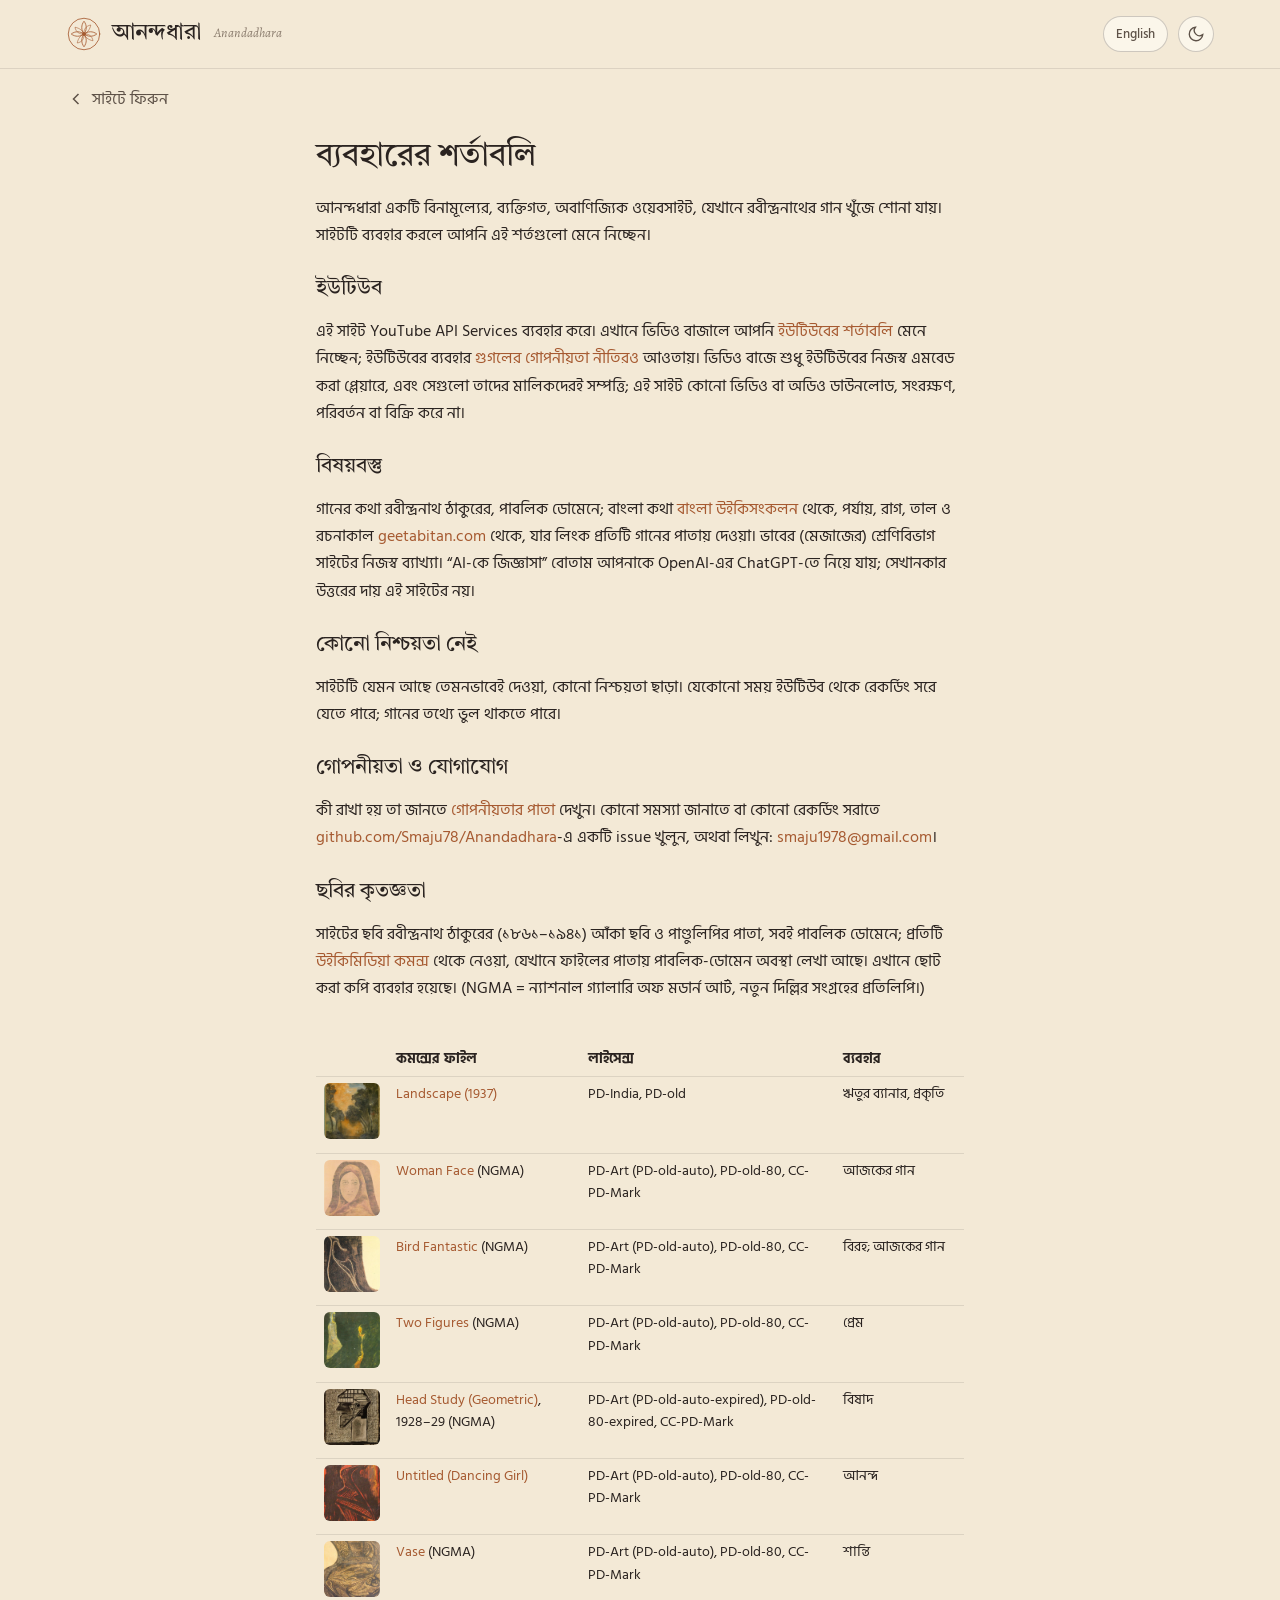
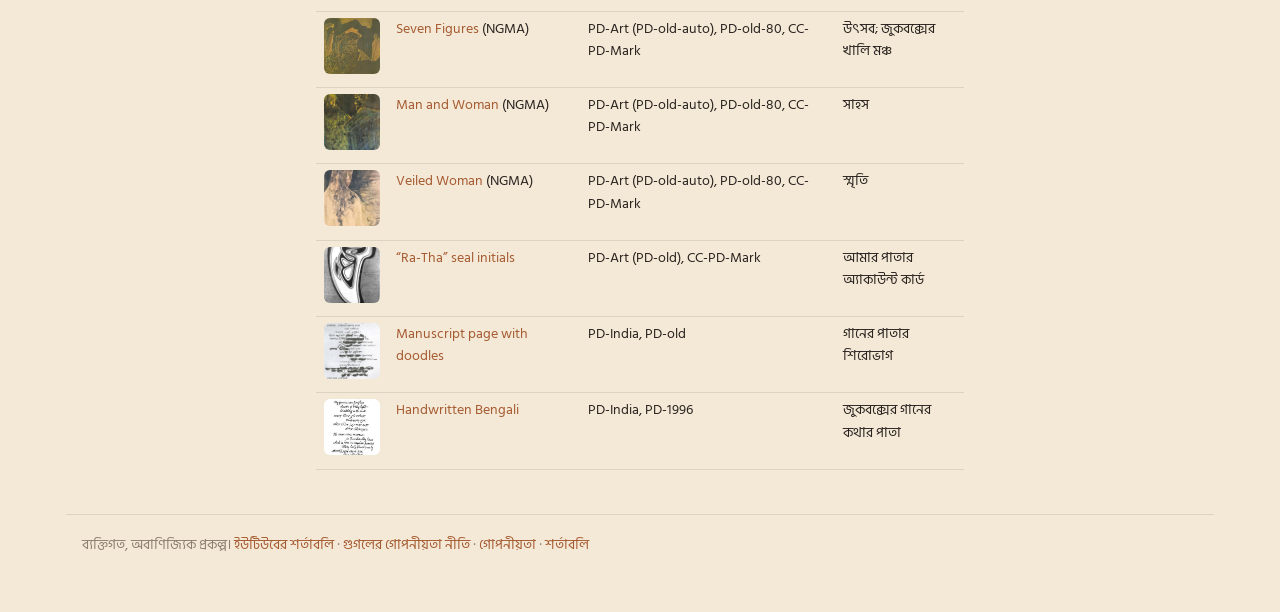
<file: docs/terms.html>
<!doctype html>
<html lang="bn">
<head>
<meta charset="utf-8">
<meta name="viewport" content="width=device-width, initial-scale=1, viewport-fit=cover">
<title>শর্তাবলি · Terms · আনন্দধারা Anandadhara</title>
<meta name="color-scheme" content="light dark">
<script>
  (function () {
    var h = document.documentElement, th = null, lg = null;
    try { th = localStorage.getItem("anandadhara.theme"); lg = localStorage.getItem("anandadhara.lang"); } catch (e) { /* storage unavailable */ }
    if (th !== "light" && th !== "dark") th = (window.matchMedia && matchMedia("(prefers-color-scheme: dark)").matches) ? "dark" : "light";
    h.dataset.theme = th;
    if (lg === "en" || lg === "bn") h.lang = lg;
  })();
</script>
<link rel="preconnect" href="https://fonts.googleapis.com">
<link rel="preconnect" href="https://fonts.gstatic.com" crossorigin>
<link rel="stylesheet" href="https://fonts.googleapis.com/css2?family=Tiro+Bangla:ital@0;1&family=Hind+Siliguri:wght@400;500;600&family=Alegreya:ital,wght@0,400;0,500;1,400&display=swap">
<link rel="stylesheet" href="style.css?v=10">
<style>:root:lang(bn) [data-l="en"], :root:lang(en) [data-l="bn"] { display: none; } body { padding-bottom: 40px; }</style>
</head>
<body>
<svg width="0" height="0" style="position:absolute" aria-hidden="true"><defs><symbol id="mark" viewBox="0 0 48 48"><g fill="none" stroke="currentColor" stroke-width="1.1" stroke-linecap="round" stroke-linejoin="round"><circle cx="24" cy="24" r="21"/><circle cx="24" cy="24" r="2.2"/><path d="M24 24c-4-5-4-12 0-17 4 5 4 12 0 17zM24 24c5-4 12-4 17 0-5 4-12 4-17 0zM24 24c4 5 4 12 0 17-4-5-4-12 0-17zM24 24c-5 4-12 4-17 0 5-4 12-4 17 0z"/><path d="M24 24c-1-6 3-11 9-12-1 6-5 11-9 12zM24 24c6-1 11 3 12 9-6-1-11-5-12-9zM24 24c1 6-3 11-9 12 1-6 5-11 9-12zM24 24c-6 1-11-3-12-9 6 1 11 5 12 9z" opacity=".7"/></g></symbol></defs></svg>
<header class="top"><div class="wrap">
  <a class="brand" href="./#/"><svg viewBox="0 0 48 48" aria-hidden="true"><use href="#mark"/></svg><span class="brand-bn">আনন্দধারা</span><small>Anandadhara</small></a>
  <span class="spacer"></span>
  <button class="pill" type="button" id="lang-switch"><span data-l="bn" lang="en">English</span><span data-l="en" lang="bn">বাংলা</span></button>
  <button class="pill icon theme-toggle" type="button" id="theme-toggle" aria-label="Theme"><svg class="moon" viewBox="0 0 24 24" fill="none" stroke="currentColor" stroke-width="1.8" aria-hidden="true"><path d="M21 12.8A9 9 0 1 1 11.2 3a7 7 0 0 0 9.8 9.8z"/></svg><svg class="sun" viewBox="0 0 24 24" fill="none" stroke="currentColor" stroke-width="1.8" aria-hidden="true"><circle cx="12" cy="12" r="4"/><path d="M12 2v2M12 20v2M4.9 4.9l1.4 1.4M17.7 17.7l1.4 1.4M2 12h2M20 12h2M4.9 19.1l1.4-1.4M17.7 6.3l1.4-1.4"/></svg></button>
</div></header>
<main class="wrap">
<a class="back" href="./#/"><svg viewBox="0 0 24 24" fill="none" stroke="currentColor" stroke-width="1.8" aria-hidden="true"><path d="M15 18l-6-6 6-6"/></svg><span data-l="bn">সাইটে ফিরুন</span><span data-l="en">Back to the site</span></a>

<article class="doc" data-l="bn" lang="bn">
<h1>ব্যবহারের শর্তাবলি</h1>
<p>আনন্দধারা একটি বিনামূল্যের, ব্যক্তিগত, অবাণিজ্যিক ওয়েবসাইট, যেখানে রবীন্দ্রনাথের গান খুঁজে শোনা যায়। সাইটটি ব্যবহার করলে আপনি এই শর্তগুলো মেনে নিচ্ছেন।</p>
<h2>ইউটিউব</h2>
<p>এই সাইট YouTube API Services ব্যবহার করে। এখানে ভিডিও বাজালে আপনি <a href="https://www.youtube.com/t/terms" target="_blank" rel="noopener">ইউটিউবের শর্তাবলি</a> মেনে নিচ্ছেন; ইউটিউবের ব্যবহার <a href="https://policies.google.com/privacy" target="_blank" rel="noopener">গুগলের গোপনীয়তা নীতিরও</a> আওতায়। ভিডিও বাজে শুধু ইউটিউবের নিজস্ব এমবেড করা প্লেয়ারে, এবং সেগুলো তাদের মালিকদেরই সম্পত্তি; এই সাইট কোনো ভিডিও বা অডিও ডাউনলোড, সংরক্ষণ, পরিবর্তন বা বিক্রি করে না।</p>
<h2>বিষয়বস্তু</h2>
<p>গানের কথা রবীন্দ্রনাথ ঠাকুরের, পাবলিক ডোমেনে; বাংলা কথা <a href="https://bn.wikisource.org/wiki/গীতবিতান" target="_blank" rel="noopener">বাংলা উইকিসংকলন</a> থেকে, পর্যায়, রাগ, তাল ও রচনাকাল <a href="https://www.geetabitan.com" target="_blank" rel="noopener">geetabitan.com</a> থেকে, যার লিংক প্রতিটি গানের পাতায় দেওয়া। ভাবের (মেজাজের) শ্রেণিবিভাগ সাইটের নিজস্ব ব্যাখ্যা। “AI-কে জিজ্ঞাসা” বোতাম আপনাকে OpenAI-এর ChatGPT-তে নিয়ে যায়; সেখানকার উত্তরের দায় এই সাইটের নয়।</p>
<h2>কোনো নিশ্চয়তা নেই</h2>
<p>সাইটটি যেমন আছে তেমনভাবেই দেওয়া, কোনো নিশ্চয়তা ছাড়া। যেকোনো সময় ইউটিউব থেকে রেকর্ডিং সরে যেতে পারে; গানের তথ্যে ভুল থাকতে পারে।</p>
<h2>গোপনীয়তা ও যোগাযোগ</h2>
<p>কী রাখা হয় তা জানতে <a href="privacy.html">গোপনীয়তার পাতা</a> দেখুন। কোনো সমস্যা জানাতে বা কোনো রেকর্ডিং সরাতে <a href="https://github.com/Smaju78/Anandadhara/issues" target="_blank" rel="noopener">github.com/Smaju78/Anandadhara</a>-এ একটি issue খুলুন, অথবা লিখুন: <a href="mailto:smaju1978@gmail.com">smaju1978@gmail.com</a>।</p>
<h2 id="credits">ছবির কৃতজ্ঞতা</h2>
<p>সাইটের ছবি রবীন্দ্রনাথ ঠাকুরের (১৮৬১–১৯৪১) আঁকা ছবি ও পাণ্ডুলিপির পাতা, সবই পাবলিক ডোমেনে; প্রতিটি <a href="https://commons.wikimedia.org" target="_blank" rel="noopener">উইকিমিডিয়া কমন্স</a> থেকে নেওয়া, যেখানে ফাইলের পাতায় পাবলিক-ডোমেন অবস্থা লেখা আছে। এখানে ছোট করা কপি ব্যবহার হয়েছে। (NGMA = ন্যাশনাল গ্যালারি অফ মডার্ন আর্ট, নতুন দিল্লির সংগ্রহের প্রতিলিপি।)</p>
</article>

<article class="doc" data-l="en" lang="en">
<h1>Terms of use</h1>
<p>Anandadhara is a free, personal, non-commercial website that helps people find and listen to the songs of Rabindranath Tagore. By using it you agree to these terms.</p>
<h2>YouTube</h2>
<p>This site uses YouTube API Services. By playing videos on this site you agree to be bound by the <a href="https://www.youtube.com/t/terms" target="_blank" rel="noopener">YouTube Terms of Service</a>; your use of YouTube is also covered by the <a href="https://policies.google.com/privacy" target="_blank" rel="noopener">Google Privacy Policy</a>. Videos are played only through the official embedded YouTube player and remain the property of their owners; this site does not download, store, modify or sell any video or audio.</p>
<h2>Content</h2>
<p>The lyrics are Rabindranath Tagore's and in the public domain; the Bengali text comes from <a href="https://bn.wikisource.org/wiki/গীতবিতান" target="_blank" rel="noopener">Bengali Wikisource</a>, and parjay, raag, taal and dates from <a href="https://www.geetabitan.com" target="_blank" rel="noopener">geetabitan.com</a>, linked from every song page. Mood tags are the site's own interpretation. The “Ask AI” button takes you to OpenAI's ChatGPT; this site is not responsible for its answers.</p>
<h2>No warranty</h2>
<p>The site is provided as is, without any warranty. Recordings can disappear from YouTube at any time, and song details may contain mistakes.</p>
<h2>Privacy and contact</h2>
<p>See the <a href="privacy.html">privacy page</a> for what is stored. To report a problem or ask for a recording to be removed, open an issue at <a href="https://github.com/Smaju78/Anandadhara/issues" target="_blank" rel="noopener">github.com/Smaju78/Anandadhara</a>, or email <a href="mailto:smaju1978@gmail.com">smaju1978@gmail.com</a>.</p>
<h2 id="credits-en">Image credits</h2>
<p>The images on this site are paintings and manuscript pages by Rabindranath Tagore (1861–1941), all in the public domain. Each was taken from <a href="https://commons.wikimedia.org" target="_blank" rel="noopener">Wikimedia Commons</a>, whose file page states the public-domain status (templates listed below); downscaled copies are used here. “NGMA” marks reproductions of works held by the National Gallery of Modern Art, New Delhi.</p>
</article>

<div class="doc">
<table>
<thead><tr><th></th><th><span data-l="bn">কমন্সের ফাইল</span><span data-l="en">Commons file</span></th><th><span data-l="bn">লাইসেন্স</span><span data-l="en">Licence on Commons</span></th><th><span data-l="bn">ব্যবহার</span><span data-l="en">Used for</span></th></tr></thead>
<tbody>
<tr><td><img class="credit-img" src="img/landscape-by-1937.jpg" alt=""></td><td><a href="https://commons.wikimedia.org/wiki/File:Landscape-by-Rabindranath-Tagore-1937.jpg" target="_blank" rel="noopener">Landscape (1937)</a></td><td>PD-India, PD-old</td><td><span data-l="bn">ঋতুর ব্যানার, প্রকৃতি</span><span data-l="en">season banner, prakriti tile</span></td></tr>
<tr><td><img class="credit-img" src="img/woman-face.jpg" alt=""></td><td><a href="https://commons.wikimedia.org/wiki/File:Rabindranath_Tagore_Woman_Face.jpg" target="_blank" rel="noopener">Woman Face</a> (NGMA)</td><td>PD-Art (PD-old-auto), PD-old-80, CC-PD-Mark</td><td><span data-l="bn">আজকের গান</span><span data-l="en">song of the day</span></td></tr>
<tr><td><img class="credit-img" src="img/bird-fantastic.jpg" alt=""></td><td><a href="https://commons.wikimedia.org/wiki/File:Rabindranath_Tagore_Bird_Fantastic.jpg" target="_blank" rel="noopener">Bird Fantastic</a> (NGMA)</td><td>PD-Art (PD-old-auto), PD-old-80, CC-PD-Mark</td><td><span data-l="bn">বিরহ; আজকের গান</span><span data-l="en">viraha tile; song of the day</span></td></tr>
<tr><td><img class="credit-img" src="img/two-figures01.jpg" alt=""></td><td><a href="https://commons.wikimedia.org/wiki/File:Rabindranath_Tagore_Two_Figures01.jpg" target="_blank" rel="noopener">Two Figures</a> (NGMA)</td><td>PD-Art (PD-old-auto), PD-old-80, CC-PD-Mark</td><td><span data-l="bn">প্রেম</span><span data-l="en">prem tile</span></td></tr>
<tr><td><img class="credit-img" src="img/head-study-geometric.jpg" alt=""></td><td><a href="https://commons.wikimedia.org/wiki/File:Rabindranath_Tagore_Head_Study_(Geometric).jpg" target="_blank" rel="noopener">Head Study (Geometric)</a>, 1928–29 (NGMA)</td><td>PD-Art (PD-old-auto-expired), PD-old-80-expired, CC-PD-Mark</td><td><span data-l="bn">বিষাদ</span><span data-l="en">bishad tile</span></td></tr>
<tr><td><img class="credit-img" src="img/untitled-dacing-girl.jpg" alt=""></td><td><a href="https://commons.wikimedia.org/wiki/File:Rabindranath_Tagore_Untitled_Dacing_Girl.jpg" target="_blank" rel="noopener">Untitled (Dancing Girl)</a></td><td>PD-Art (PD-old-auto), PD-old-80, CC-PD-Mark</td><td><span data-l="bn">আনন্দ</span><span data-l="en">ananda tile</span></td></tr>
<tr><td><img class="credit-img" src="img/vase.jpg" alt=""></td><td><a href="https://commons.wikimedia.org/wiki/File:Rabindranath_Tagore_Vase.jpg" target="_blank" rel="noopener">Vase</a> (NGMA)</td><td>PD-Art (PD-old-auto), PD-old-80, CC-PD-Mark</td><td><span data-l="bn">শান্তি</span><span data-l="en">shanti tile</span></td></tr>
<tr><td><img class="credit-img" src="img/seven-figures.jpg" alt=""></td><td><a href="https://commons.wikimedia.org/wiki/File:Rabindranath_Tagore_Seven_Figures.jpg" target="_blank" rel="noopener">Seven Figures</a> (NGMA)</td><td>PD-Art (PD-old-auto), PD-old-80, CC-PD-Mark</td><td><span data-l="bn">উৎসব; জুকবক্সের খালি মঞ্চ</span><span data-l="en">utsav tile; empty jukebox stage</span></td></tr>
<tr><td><img class="credit-img" src="img/man-and-woman.jpg" alt=""></td><td><a href="https://commons.wikimedia.org/wiki/File:Rabindranath_Tagore_Man_and_Woman.jpg" target="_blank" rel="noopener">Man and Woman</a> (NGMA)</td><td>PD-Art (PD-old-auto), PD-old-80, CC-PD-Mark</td><td><span data-l="bn">সাহস</span><span data-l="en">sahas tile</span></td></tr>
<tr><td><img class="credit-img" src="img/veiled-woman.jpg" alt=""></td><td><a href="https://commons.wikimedia.org/wiki/File:Rabindranath_Tagore_Veiled_Woman.jpg" target="_blank" rel="noopener">Veiled Woman</a> (NGMA)</td><td>PD-Art (PD-old-auto), PD-old-80, CC-PD-Mark</td><td><span data-l="bn">স্মৃতি</span><span data-l="en">smriti tile</span></td></tr>
<tr><td><img class="credit-img" src="img/ra-tha-seal-initials.jpg" alt=""></td><td><a href="https://commons.wikimedia.org/wiki/File:Rabindranath_Tagore_Ra-Tha_seal_initials.jpg" target="_blank" rel="noopener">“Ra-Tha” seal initials</a></td><td>PD-Art (PD-old), CC-PD-Mark</td><td><span data-l="bn">আমার পাতার অ্যাকাউন্ট কার্ড</span><span data-l="en">Mine account card</span></td></tr>
<tr><td><img class="credit-img" src="img/tagore-manuscript6-c.jpg" alt=""></td><td><a href="https://commons.wikimedia.org/wiki/File:Tagore_manuscript6_c.jpg" target="_blank" rel="noopener">Manuscript page with doodles</a></td><td>PD-India, PD-old</td><td><span data-l="bn">গানের পাতার শিরোভাগ</span><span data-l="en">song page header texture</span></td></tr>
<tr><td><img class="credit-img" src="img/tagore-handwriting-bengali.jpg" alt=""></td><td><a href="https://commons.wikimedia.org/wiki/File:Tagore_handwriting_Bengali.jpg" target="_blank" rel="noopener">Handwritten Bengali</a></td><td>PD-India, PD-1996</td><td><span data-l="bn">জুকবক্সের গানের কথার পাতা</span><span data-l="en">jukebox lyric leaf texture</span></td></tr>
</tbody></table>
</div>

<footer class="foot"><p><span data-l="bn">ব্যক্তিগত, অবাণিজ্যিক প্রকল্প। </span><span data-l="en">Personal, non-commercial project. </span>
<a href="https://www.youtube.com/t/terms" target="_blank" rel="noopener"><span data-l="bn">ইউটিউবের শর্তাবলি</span><span data-l="en">YouTube Terms of Service</span></a> ·
<a href="https://policies.google.com/privacy" target="_blank" rel="noopener"><span data-l="bn">গুগলের গোপনীয়তা নীতি</span><span data-l="en">Google Privacy Policy</span></a> ·
<a href="privacy.html"><span data-l="bn">গোপনীয়তা</span><span data-l="en">Privacy</span></a> ·
<a href="terms.html"><span data-l="bn">শর্তাবলি</span><span data-l="en">Terms</span></a></p></footer>
</main>
<script>
document.getElementById("lang-switch").onclick = function () { var l = document.documentElement.lang === "bn" ? "en" : "bn"; document.documentElement.lang = l; try { localStorage.setItem("anandadhara.lang", l); } catch (e) { /* not saved */ } };
document.getElementById("theme-toggle").onclick = function () { var h = document.documentElement, th = h.dataset.theme === "light" ? "dark" : "light"; h.dataset.theme = th; try { localStorage.setItem("anandadhara.theme", th); } catch (e) { /* not saved */ } };
</script>
</body>
</html>
</file>
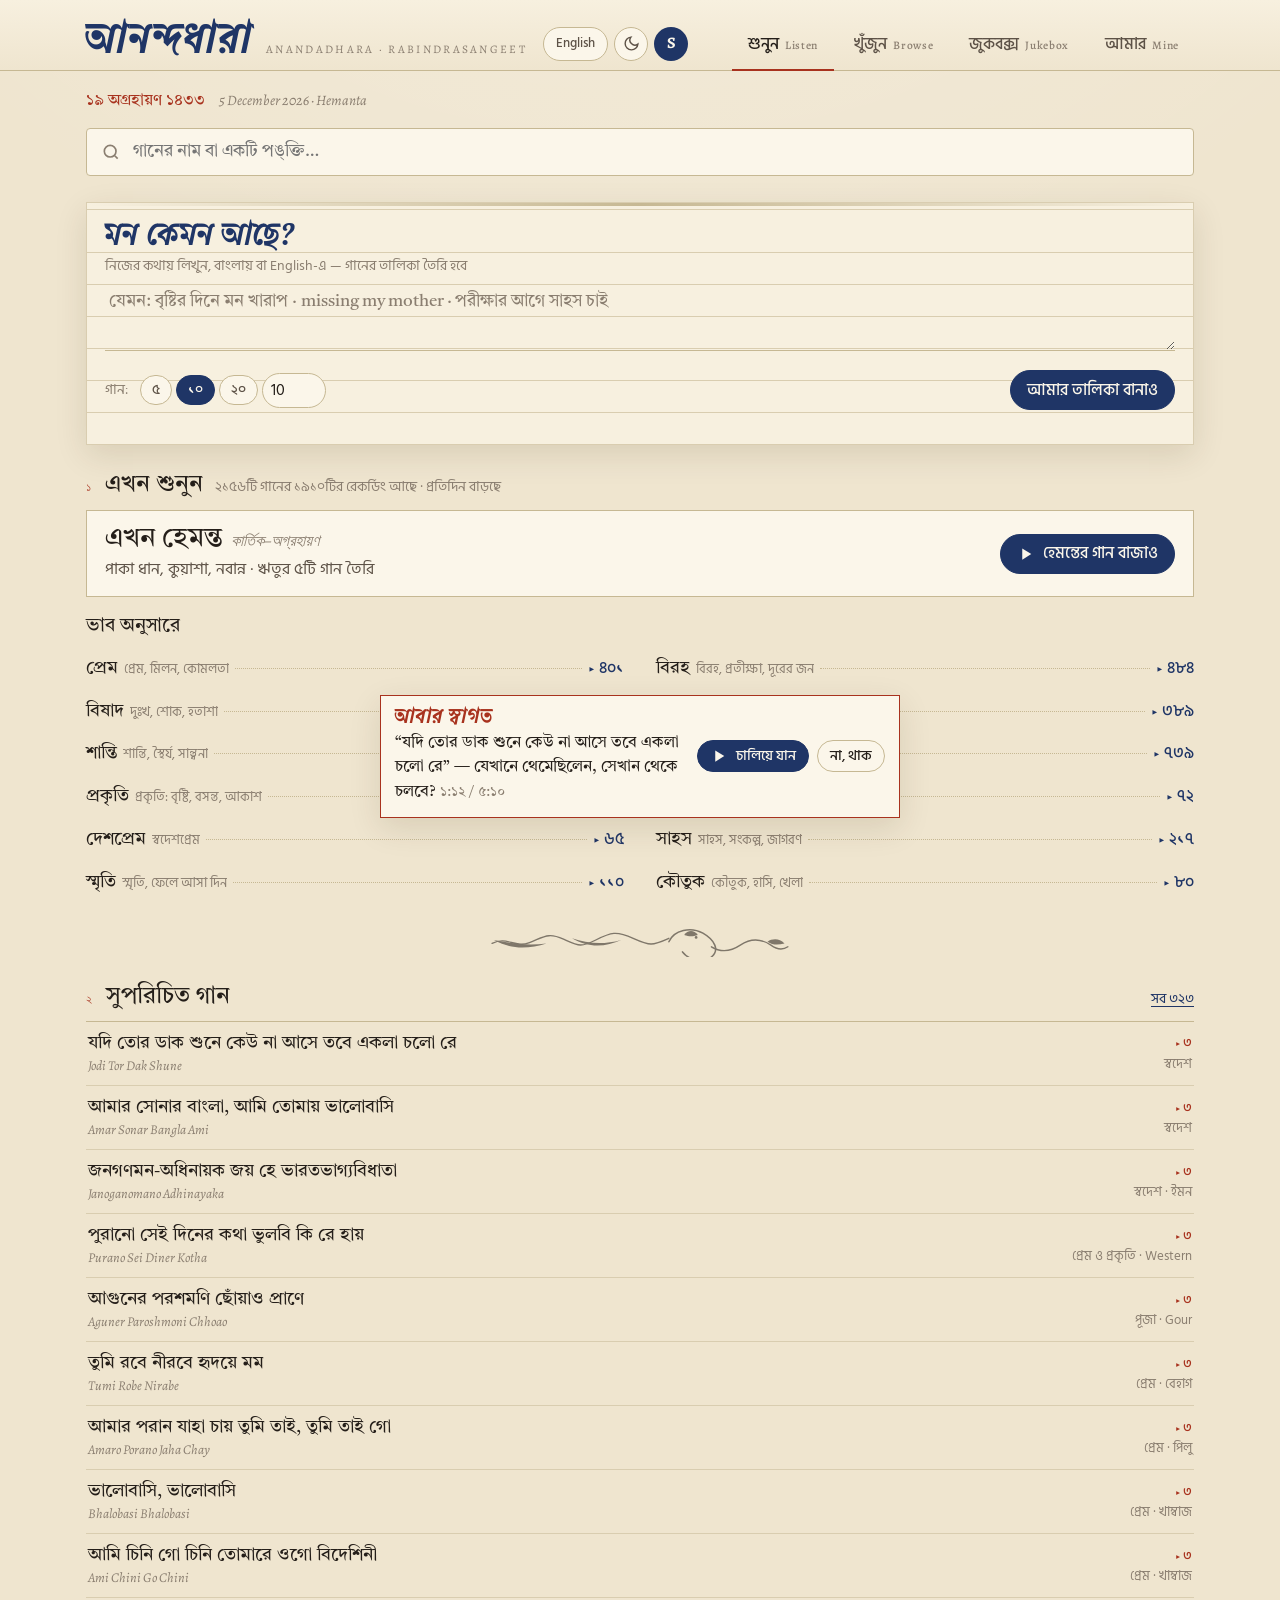
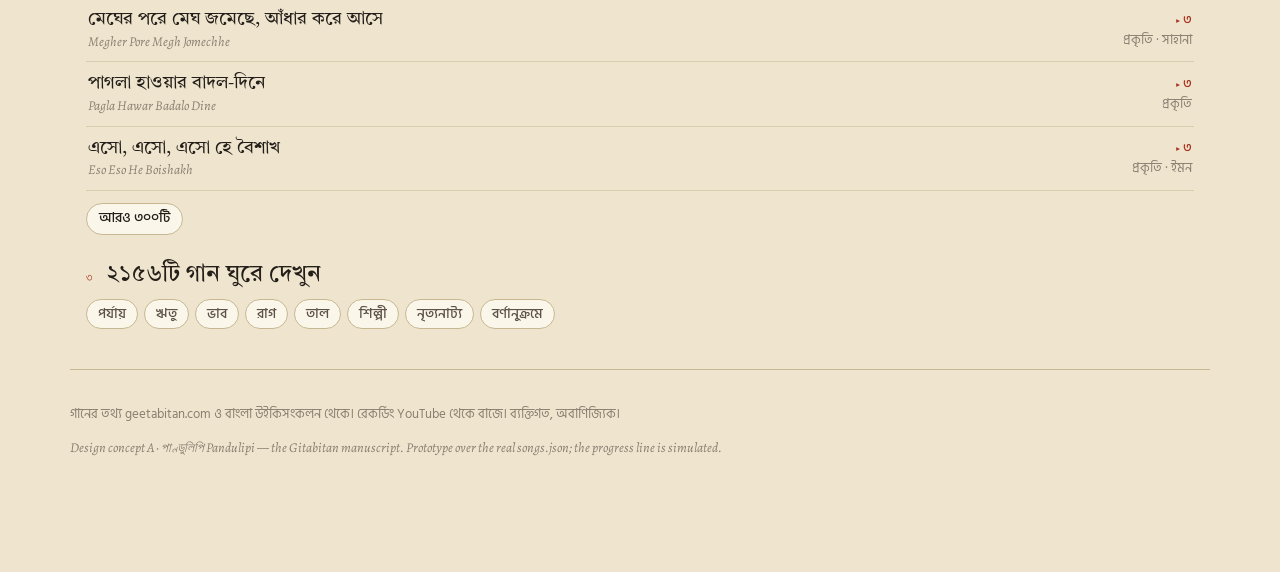
<file: design/mockups/a.html>
<!doctype html>
<html lang="bn" data-concept="a">
<head>
<meta charset="utf-8">
<meta name="viewport" content="width=device-width, initial-scale=1, viewport-fit=cover">
<title>আনন্দধারা · A — পাণ্ডুলিপি Pandulipi</title>
<meta name="color-scheme" content="light dark">
<link rel="preconnect" href="https://fonts.googleapis.com">
<link rel="preconnect" href="https://fonts.gstatic.com" crossorigin>
<link href="https://fonts.googleapis.com/css2?family=Tiro+Bangla:ital@0;1&family=Galada&family=Hind+Siliguri:wght@400;500;600&family=Alegreya:ital,wght@0,400;0,500;0,700;1,400&family=Alegreya+Sans:wght@400;500;700&display=swap" rel="stylesheet">
<style>
/* ===== A · পাণ্ডুলিপি — the Gitabitan manuscript: aged paper, blue-black fountain-pen ink, a red margin rule,
   dotted index leaders, and Tagore's strike-through doodles as the only ornament. ===== */
:root{
  --paper:#efe5cf; --sheet:#f7f0df; --sheet2:#fbf6ea; --ink:#241e19; --ink2:#5d5247; --ink3:#8a7e70;
  --rule:#d9cdb0; --rule2:#c6b893; --red:#a8321e; --red-soft:#f0d8cf; --blue:#1f3566; --blue-soft:#dfe3ee; --on-blue:#fbf6ea;
  --wash:#e7dcc2; --shadow:0 10px 30px rgba(60,40,10,.12);
  --bn:"Tiro Bangla","Noto Serif Bengali",serif; --hand:"Galada","Tiro Bangla",cursive; --ui:"Hind Siliguri","Alegreya Sans",system-ui,sans-serif; --en:"Alegreya",Georgia,serif;
  --bar:66px; color-scheme:light;
}
@media (prefers-color-scheme:dark){:root:not([data-theme=light]){
  --paper:#12141b; --sheet:#1a1d26; --sheet2:#20242f; --ink:#ece4d2; --ink2:#b3a894; --ink3:#817867;
  --rule:#2d3240; --rule2:#3b4152; --red:#e27a5f; --red-soft:#3a2520; --blue:#9fb3df; --blue-soft:#232b3f; --on-blue:#12141b;
  --wash:#171a22; --shadow:0 10px 30px rgba(0,0,0,.4); color-scheme:dark}}
:root[data-theme=dark]{
  --paper:#12141b; --sheet:#1a1d26; --sheet2:#20242f; --ink:#ece4d2; --ink2:#b3a894; --ink3:#817867;
  --rule:#2d3240; --rule2:#3b4152; --red:#e27a5f; --red-soft:#3a2520; --blue:#9fb3df; --blue-soft:#232b3f; --on-blue:#12141b;
  --wash:#171a22; --shadow:0 10px 30px rgba(0,0,0,.4); color-scheme:dark}
*{box-sizing:border-box}
[hidden]{display:none!important}
html,body{margin:0}
body{background:var(--paper);color:var(--ink);font-family:var(--ui);font-size:16px;line-height:1.55;overflow-x:hidden;
  background-image:radial-gradient(120% 60% at 50% -20%,rgba(255,255,255,.35),transparent 60%);padding-bottom:calc(var(--bar) + 24px + env(safe-area-inset-bottom))}
:root[data-theme=dark] body,:root:not([data-theme=light]) body{background-image:none}
@media (prefers-color-scheme:light){:root:not([data-theme=dark]) body{background-image:radial-gradient(120% 60% at 50% -20%,rgba(255,255,255,.35),transparent 60%)}}
a{color:var(--blue);text-decoration-thickness:1px;text-underline-offset:3px}
button{font:inherit;color:inherit;cursor:pointer}
:focus-visible{outline:2px solid var(--red);outline-offset:3px;border-radius:2px}
#view:focus,#view:focus-visible{outline:none}
h1,h2,h3{margin:0;font-weight:400;line-height:1.2;text-wrap:balance}
.bn{font-family:var(--bn)}
.en{font-family:var(--en)}
.vh{position:absolute;width:1px;height:1px;overflow:hidden;clip:rect(0 0 0 0)}
.wrap{max-width:1140px;margin:0 auto;padding:0 max(16px,env(safe-area-inset-left)) 0 max(16px,env(safe-area-inset-right))}
.hint{color:var(--ink3);font-size:.86rem}
@media (prefers-reduced-motion:reduce){*,*::before,*::after{transition:none!important;animation:none!important;scroll-behavior:auto!important}}

/* ---- header: the manuscript cover ---- */
.top{border-bottom:1px solid var(--rule2);background:linear-gradient(var(--sheet),var(--paper))}
.top .wrap{display:grid;grid-template-columns:1fr auto;gap:8px 16px;align-items:center;padding-top:14px;padding-bottom:0}
.brand{display:flex;align-items:baseline;gap:12px;text-decoration:none;color:var(--ink);min-width:0}
.brand .mark{font-family:var(--hand);font-size:2.3rem;line-height:1;color:var(--blue);letter-spacing:.01em;white-space:nowrap}
.brand small{font-family:var(--en);font-size:.72rem;letter-spacing:.2em;text-transform:uppercase;color:var(--ink3);white-space:nowrap}
@media (max-width:640px){.brand small{display:none}}
.tools{display:flex;gap:6px;align-items:center}
.pill{height:34px;padding:0 12px;border-radius:999px;border:1px solid var(--rule2);background:var(--sheet2);color:var(--ink2);font-weight:500;font-size:.84rem;display:inline-flex;align-items:center;gap:6px}
.pill:hover{border-color:var(--blue);color:var(--blue)}
.pill.ic{width:34px;padding:0;justify-content:center}
.pill svg{width:17px;height:17px}
.avatar{width:34px;height:34px;border-radius:50%;background:var(--blue);color:var(--on-blue);border:0;font-family:var(--en);font-weight:700;display:grid;place-items:center;position:relative}
.avatar.in::after{content:"";position:absolute;right:-1px;bottom:-1px;width:10px;height:10px;border-radius:50%;background:#3b9b5a;border:2px solid var(--sheet)}
nav.main{grid-column:1/-1;display:flex;gap:4px;overflow-x:auto;scrollbar-width:none;margin:4px -16px 0;padding:0 16px}
nav.main::-webkit-scrollbar{display:none}
nav.main a{flex:0 0 auto;padding:10px 14px 8px;text-decoration:none;color:var(--ink2);font-weight:500;border-bottom:3px solid transparent;margin-bottom:-1px;display:inline-flex;gap:6px;align-items:baseline}
nav.main a small{font-family:var(--en);font-size:.72rem;color:var(--ink3);letter-spacing:.06em}
nav.main a[aria-current=page]{color:var(--ink);border-color:var(--red)}
nav.main a:hover{color:var(--blue)}
@media (min-width:900px){
  .top .wrap{grid-template-columns:auto 1fr auto;padding-top:18px}
  nav.main{grid-column:auto;margin:0 0 -1px 28px;padding:0;align-self:end}
  nav.main a{padding:14px 16px 12px}
  .brand .mark{font-size:2.7rem}
}

/* ---- the date line: Tagore dated every page ---- */
.dateline{display:flex;flex-wrap:wrap;gap:4px 14px;align-items:baseline;color:var(--red);font-family:var(--bn);font-size:1.02rem;margin:18px 0 6px}
.dateline .en{color:var(--ink3);font-size:.9rem;font-style:italic}

/* ---- sheets: cards as leaves of paper ---- */
.sheet{background:var(--sheet);border:1px solid var(--rule);box-shadow:var(--shadow);position:relative;padding:18px 18px 20px}
.sheet.ruled{background-image:repeating-linear-gradient(transparent 0 31px,var(--rule) 31px 32px);background-origin:content-box}
.sheet::before{content:"";position:absolute;left:0;right:0;top:0;height:3px;background:linear-gradient(90deg,transparent,var(--rule2),transparent)}
.margin{position:relative;padding-left:42px}
.margin::before{content:"";position:absolute;left:28px;top:-18px;bottom:-20px;width:1px;background:var(--red);opacity:.65}
.sec{margin:26px 0 0}
.sec-h{display:flex;align-items:baseline;gap:12px;flex-wrap:wrap;margin-bottom:10px}
.sec-h h2{font-family:var(--bn);font-size:1.5rem}
.sec-h .en{color:var(--ink3);font-size:.95rem;font-style:italic}
.sec-h .more{margin-left:auto;font-size:.9rem}
.pg{font-family:var(--en);font-size:.72rem;letter-spacing:.14em;text-transform:uppercase;color:var(--red)}
/* the doodle: a crossed-out line that became a creature */
.doodle{display:block;width:min(100%,360px);height:34px;color:var(--ink);opacity:.55;margin:18px auto 0}
:root[data-theme=dark] .doodle{opacity:.5}

/* ---- buttons ---- */
.btn{display:inline-flex;align-items:center;gap:8px;height:40px;padding:0 16px;border-radius:999px;border:1px solid var(--rule2);background:var(--sheet2);color:var(--ink);font-weight:500;text-decoration:none;white-space:nowrap}
.btn:hover{border-color:var(--blue);color:var(--blue)}
.btn.pri{background:var(--blue);border-color:var(--blue);color:var(--on-blue)}
.btn.pri:hover{color:var(--on-blue);filter:brightness(1.08)}
.btn.sm{height:32px;padding:0 12px;font-size:.86rem}
.btn.ic{width:40px;padding:0;justify-content:center}
.btn.ic.sm{width:32px}
.btn[aria-pressed=true]{background:var(--red-soft);border-color:var(--red);color:var(--ink)}
.btn:disabled{opacity:.45;cursor:default}
.btn svg{width:18px;height:18px}
.btn.ai{border-style:dashed}
.chips{display:flex;flex-wrap:wrap;gap:6px}
.chip{display:inline-flex;align-items:center;gap:6px;height:30px;padding:0 11px;border-radius:999px;border:1px solid var(--rule2);background:var(--sheet2);color:var(--ink2);text-decoration:none;font-size:.86rem;font-weight:500}
.chip:hover{border-color:var(--blue);color:var(--blue)}
.chip[aria-pressed=true],.chip.on{background:var(--blue);border-color:var(--blue);color:var(--on-blue)}
.chip small{opacity:.7;font-variant-numeric:tabular-nums}
.chip:disabled{opacity:.4;cursor:default}
.chip.x::after{content:"×";margin-left:2px;opacity:.7}

/* ---- search ---- */
.search{display:flex;align-items:center;gap:10px;height:48px;padding:0 14px;border:1px solid var(--rule2);background:var(--sheet2);border-radius:4px;margin-top:14px}
.search:focus-within{border-color:var(--blue);box-shadow:0 0 0 3px var(--blue-soft)}
.search input{flex:1;min-width:0;border:0;background:none;font:inherit;font-size:1.05rem;color:var(--ink);outline:none;font-family:var(--bn)}
.search svg{width:20px;height:20px;color:var(--ink3);flex:none}

/* ---- feelings sheet ---- */
.feel h2{font-family:var(--hand);font-size:2rem;color:var(--blue);line-height:1.1}
.feel textarea{width:100%;font:inherit;font-family:var(--bn);font-size:1.08rem;line-height:32px;padding:0 4px;border:0;border-bottom:1px solid var(--rule2);background:transparent;color:var(--ink);resize:vertical;min-height:64px;outline:none}
.feel textarea:focus{border-color:var(--blue)}
.feel textarea::placeholder{color:var(--ink3)}
.feel-row{display:flex;flex-wrap:wrap;gap:8px 12px;align-items:center;margin-top:12px}
.feel-row .go{margin-left:auto}
.feel-n{display:flex;gap:4px;align-items:center}
.feel-n input{width:4rem;font:inherit;padding:4px 8px;border:1px solid var(--rule2);border-radius:999px;background:var(--sheet2);color:var(--ink)}
.feel-out{margin-top:14px;display:grid;gap:10px}
.feel-out p{margin:0}

/* ---- season band ---- */
.season{display:grid;grid-template-columns:1fr auto;gap:10px 18px;align-items:center;padding:14px 18px;border:1px solid var(--rule2);background:var(--sheet2);margin-top:10px}
.season .nm{font-family:var(--bn);font-size:1.7rem;line-height:1.1}
.season .nm span{color:var(--ink3);font-size:1rem;font-family:var(--en);font-style:italic;margin-left:8px}
.season p{margin:2px 0 0;color:var(--ink2)}
@media (max-width:560px){.season{grid-template-columns:1fr}}

/* ---- index (table of contents with dotted leaders) ---- */
.toc{list-style:none;margin:0;padding:0;display:grid;grid-template-columns:1fr;gap:0 32px}
@media (min-width:700px){.toc{grid-template-columns:1fr 1fr}}
.toc li{display:flex;align-items:baseline;gap:6px;padding:7px 0;border-bottom:1px solid transparent}
.toc button,.toc a{font:inherit;background:none;border:0;padding:0;color:var(--ink);text-align:left;text-decoration:none;display:flex;align-items:baseline;gap:6px;flex:1;min-width:0}
.toc .nm{font-family:var(--bn);font-size:1.12rem;white-space:nowrap}
.toc .ds{color:var(--ink3);font-size:.82rem;white-space:nowrap;overflow:hidden;text-overflow:ellipsis;min-width:0}
.toc .lead{flex:1;border-bottom:1px dotted var(--rule2);min-width:16px;transform:translateY(-4px)}
.toc .n{font-variant-numeric:tabular-nums;color:var(--blue);font-weight:500;white-space:nowrap}
.toc .n.off{color:var(--ink3);font-weight:400;font-size:.82rem}
.toc button:hover .nm,.toc a:hover .nm{color:var(--blue)}
.toc button:disabled .nm{color:var(--ink3)}

/* ---- song rows ---- */
.rows{list-style:none;margin:0;padding:0;border-top:1px solid var(--rule2)}
.rows li{border-bottom:1px solid var(--rule)}
.rows a{display:grid;grid-template-columns:minmax(0,1fr) auto;gap:0 14px;padding:9px 2px;text-decoration:none;color:var(--ink)}
.rows a:hover{background:var(--sheet2)}
.rows .t{font-family:var(--bn);font-size:1.12rem;line-height:1.35}
.rows .t2{color:var(--ink3);font-size:.84rem;font-family:var(--en);font-style:italic}
.rows .m{grid-row:1/span 2;grid-column:2;align-self:center;text-align:right;font-size:.82rem;color:var(--ink3);white-space:nowrap;display:grid;justify-items:end}
.rows .m b{color:var(--red);font-weight:500}
.rows li.nr .t{color:var(--ink2)}
.rows .div{padding:12px 2px 4px;color:var(--red);font-family:var(--en);font-size:.74rem;letter-spacing:.14em;text-transform:uppercase}
.list-tools{display:flex;flex-wrap:wrap;gap:8px 14px;align-items:center;margin:0 0 8px}
.tog{display:inline-flex;gap:6px;align-items:center;font-size:.86rem;color:var(--ink2);cursor:pointer}
.more-row{margin-top:12px}

/* ---- browse: index tabs along the edge ---- */
.tabs{display:flex;gap:2px;overflow-x:auto;scrollbar-width:none;margin:14px -16px 0;padding:0 16px}
.tabs::-webkit-scrollbar{display:none}
.tabs a{flex:0 0 auto;padding:8px 14px;text-decoration:none;color:var(--ink2);border:1px solid var(--rule2);border-bottom:0;background:var(--wash);font-size:.92rem;border-radius:3px 3px 0 0}
.tabs a[aria-current=page]{background:var(--sheet);color:var(--ink);font-weight:600;position:relative;top:1px}
.tabsheet{border-top:1px solid var(--rule2)}
.crumb{color:var(--ink3);font-size:.86rem;margin:16px 0 4px}
.list-h{display:flex;flex-wrap:wrap;align-items:baseline;gap:6px 14px;margin:0 0 12px}
.list-h h1{font-family:var(--bn);font-size:2rem}
.list-h .n{color:var(--ink3)}
.subtabs{margin:-4px 0 14px}

/* ---- song page: the leaf and its marginalia ---- */
.song{display:grid;grid-template-columns:minmax(0,1fr);gap:24px;margin-top:16px}
@media (min-width:900px){.song{grid-template-columns:minmax(0,1.15fr) minmax(0,.85fr);gap:40px;align-items:start}}
.song h1{font-family:var(--bn);font-size:clamp(1.8rem,5.5vw,2.6rem);line-height:1.25}
.song .t2{font-family:var(--en);font-style:italic;color:var(--ink2);font-size:1.1rem;margin:4px 0 14px}
.acts{display:flex;flex-wrap:wrap;gap:8px;margin:0 0 18px}
.lyrics{white-space:pre-wrap;font-family:var(--bn);font-size:1.2rem;line-height:32px;margin:0;max-width:62ch}
.facts{display:grid;grid-template-columns:max-content minmax(0,1fr);gap:6px 14px;margin:0 0 18px}
.facts dt{color:var(--red);font-family:var(--en);font-size:.72rem;letter-spacing:.14em;text-transform:uppercase;padding-top:4px}
.facts dd{margin:0}
.facts dd .sub{color:var(--ink3);font-size:.86rem;margin-left:6px}
.src{font-size:.84rem;color:var(--ink3);margin-top:14px}
.vid{margin:0 0 16px;display:grid;grid-template-columns:120px 1fr;gap:12px;align-items:start}
.vid .fr{position:relative;aspect-ratio:16/9;background:#000;border:3px solid var(--sheet2);box-shadow:0 2px 6px rgba(0,0,0,.25);overflow:hidden}
.vid .fr img{width:100%;height:100%;object-fit:cover;display:block}
.vid .fr button{position:absolute;inset:0;border:0;background:transparent;display:grid;place-items:center}
.vid .fr button span{width:34px;height:24px;border-radius:6px;background:rgba(0,0,0,.65);color:#fff;display:grid;place-items:center;font-size:12px}
.vid .fr button:hover span{background:var(--red)}
.vid figcaption{font-size:.92rem;line-height:1.4}
.vid figcaption .s{font-family:var(--bn);font-size:1.02rem}
.vid figcaption small{display:block;color:var(--ink3);font-variant-numeric:tabular-nums}
.vid .yt{display:inline-flex;align-items:center;gap:4px;font-size:.8rem;color:var(--ink2);margin-top:3px}
.vid .yt svg{width:14px;height:14px}
@media (min-width:600px){.vid{grid-template-columns:168px 1fr}}

/* ---- jukebox: the evening's sheet ---- */
.jb{margin-top:16px;display:grid;grid-template-columns:minmax(0,1fr);gap:18px}
@media (min-width:900px){.jb{grid-template-columns:minmax(0,1.3fr) minmax(0,1fr);gap:32px;align-items:start}}
.stage{position:relative;aspect-ratio:16/9;background:#0e0f14;border:6px solid var(--sheet2);box-shadow:var(--shadow);overflow:hidden}
.stage iframe,.stage img{position:absolute;inset:0;width:100%;height:100%;border:0;object-fit:cover}
.stage .empty{position:absolute;inset:0;display:grid;place-content:center;justify-items:center;gap:12px;text-align:center;padding:16px;color:#e9e1cf;font-family:var(--bn);font-size:1.05rem}
.stage .empty p{margin:0;max-width:34ch}
.stage .paused{position:absolute;inset:0;display:grid;place-items:center;background:rgba(0,0,0,.45)}
.stage .paused button{width:72px;height:72px;border-radius:50%;border:0;background:var(--sheet);color:var(--ink);font-size:28px}
.now h2{font-family:var(--bn);font-size:1.7rem;line-height:1.25}
.now h2 a{color:var(--ink);text-decoration:none}
.now h2 a:hover{text-decoration:underline}
.now .t2{font-family:var(--en);font-style:italic;color:var(--ink2);margin:2px 0 6px}
.now .meta{color:var(--ink2);font-size:.92rem;margin:0 0 8px}
.now .meta b{font-weight:600;color:var(--ink)}
.seek{display:flex;align-items:center;gap:10px;font-size:.78rem;color:var(--ink3);font-variant-numeric:tabular-nums;margin:12px 0}
.seek .trk{flex:1;height:2px;background:var(--rule2);position:relative}
.seek .trk i{position:absolute;left:0;top:0;bottom:0;background:var(--red);width:0}
.seek .trk i::after{content:"";position:absolute;right:-5px;top:-4px;width:10px;height:10px;border-radius:50%;background:var(--red)}
.ctls{display:flex;flex-wrap:wrap;gap:8px;align-items:center}
.ctls .big{width:56px;height:56px;border-radius:50%;background:var(--blue);color:var(--on-blue);border:0;display:grid;place-items:center}
.ctls .big svg{width:26px;height:26px}
.next{margin:10px 0 0;color:var(--ink2);font-size:.9rem}
.jl{margin-top:14px;max-height:14rem;overflow:auto;border-top:1px solid var(--rule);padding-top:8px}
.jl .lyrics{font-size:1.05rem;line-height:1.8}
.fbar{display:flex;flex-wrap:wrap;gap:8px 12px;align-items:center;margin-top:24px;padding-top:16px;border-top:1px solid var(--rule2)}
.fbar .cnt{font-weight:600;font-variant-numeric:tabular-nums}
.fbar .act{display:flex;flex-wrap:wrap;gap:6px;flex:1 1 200px}
.filters{display:grid;grid-template-columns:repeat(auto-fill,minmax(240px,1fr));gap:12px;margin-top:14px}
.filters fieldset{border:1px solid var(--rule2);background:var(--sheet2);padding:8px 10px 10px;margin:0;min-width:0}
.filters legend{font-family:var(--en);font-size:.72rem;letter-spacing:.14em;text-transform:uppercase;color:var(--red);padding:0 4px}
.find{display:flex;align-items:center;gap:6px;height:34px;padding:0 10px;border:1px solid var(--rule2);background:var(--sheet);margin-bottom:8px}
.find input{flex:1;min-width:0;border:0;background:none;font:inherit;color:var(--ink);outline:none}
.find svg{width:16px;height:16px;color:var(--ink3)}
.queue{list-style:none;margin:8px 0 0;padding:0;counter-reset:q}
.queue li{display:grid;grid-template-columns:2rem auto 1fr auto;gap:8px;align-items:center;padding:7px 4px;border-bottom:1px solid var(--rule)}
.queue li.now{background:var(--sheet2);box-shadow:inset 3px 0 0 var(--red)}
.queue .num{color:var(--ink3);font-variant-numeric:tabular-nums;text-align:right;font-family:var(--bn)}
.queue .t{font-family:var(--bn);font-size:1.05rem;color:var(--ink);text-decoration:none;display:block;line-height:1.3}
.queue .s{display:block;font-size:.82rem;color:var(--ink3)}
.queue .s b{color:var(--ink);font-weight:500}
.queue .tag{display:inline-block;font-family:var(--en);font-size:.68rem;letter-spacing:.1em;text-transform:uppercase;color:var(--red);margin-left:6px}
.queue .lk{color:var(--red)}
.queue .ex{display:flex;gap:4px}

/* ---- mine ---- */
.acct{display:grid;grid-template-columns:auto 1fr;gap:14px;align-items:center;padding:14px 16px;margin:14px 0 18px}
.acct .avatar{width:44px;height:44px;font-size:1.1rem}
.acct p{margin:0}
.acct .btn{grid-column:1/-1;justify-self:start}
@media (min-width:600px){.acct{grid-template-columns:auto 1fr auto}.acct .btn{grid-column:auto}}

/* ---- persistent player bar: a bookmark ribbon with a red hairline progress ---- */
.bar{position:fixed;left:0;right:0;bottom:0;z-index:20;background:var(--sheet);border-top:1px solid var(--rule2);box-shadow:0 -8px 24px rgba(40,25,0,.12);
  padding:0 max(12px,env(safe-area-inset-left)) env(safe-area-inset-bottom) max(12px,env(safe-area-inset-right))}
.bar .prog{position:absolute;left:0;right:0;top:-1px;height:3px;background:var(--rule)}
.bar .prog i{display:block;height:100%;background:var(--red);width:0}
.bar .in{height:var(--bar);display:flex;align-items:center;gap:10px;max-width:1140px;margin:0 auto}
.bar .th{width:66px;height:42px;object-fit:cover;flex:none;border:2px solid var(--sheet2);box-shadow:0 1px 4px rgba(0,0,0,.3);background:#000}
.bar .meta{flex:1;min-width:0;text-decoration:none;color:var(--ink)}
.bar .meta b{display:block;font-family:var(--bn);font-weight:400;font-size:1.05rem;white-space:nowrap;overflow:hidden;text-overflow:ellipsis;line-height:1.3}
.bar .meta span{display:block;font-size:.78rem;color:var(--ink3);white-space:nowrap;overflow:hidden;text-overflow:ellipsis}
.bar .time{font-size:.74rem;color:var(--ink3);font-variant-numeric:tabular-nums;display:none}
.bar .ctl{display:flex;gap:2px;flex:none}
.bar .ctl button{width:40px;height:40px;border-radius:50%;border:0;background:none;display:grid;place-items:center;color:var(--ink)}
.bar .ctl button:hover{background:var(--wash)}
.bar .ctl button.on{color:var(--red)}
.bar .ctl .pp{background:var(--blue);color:var(--on-blue)}
.bar .ctl svg{width:22px;height:22px}
.bar .yt{display:none}
@media (min-width:700px){.bar .time{display:block}.bar .yt{display:inline-flex}}
body[data-page=jukebox] .bar{display:none}
body[data-page=jukebox]{padding-bottom:24px}

/* ---- welcome back ---- */
.resume{position:fixed;left:50%;transform:translateX(-50%);bottom:calc(var(--bar) + 16px + env(safe-area-inset-bottom));z-index:21;width:min(520px,calc(100% - 24px));
  background:var(--sheet2);border:1px solid var(--red);box-shadow:var(--shadow);padding:12px 14px;display:grid;grid-template-columns:1fr auto;gap:8px 12px;align-items:center}
.resume .kick{font-family:var(--hand);color:var(--red);font-size:1.3rem;line-height:1}
.resume p{margin:2px 0 0;font-family:var(--bn);font-size:1rem}
.resume .acts{margin:0;grid-column:1/-1;display:flex;gap:8px}
@media (min-width:600px){.resume .acts{grid-column:auto}}
body[data-page=jukebox] .resume{bottom:16px}

/* ---- account popover ---- */
.pop{position:absolute;right:16px;top:64px;z-index:30;width:min(320px,calc(100% - 32px));background:var(--sheet2);border:1px solid var(--rule2);box-shadow:var(--shadow);padding:14px}
.pop h3{font-family:var(--bn);font-size:1.15rem;margin-bottom:8px}
.pop .row{display:flex;gap:10px;align-items:center;justify-content:space-between;padding:8px 0;border-top:1px solid var(--rule)}
.pop .row:first-of-type{border-top:0}
.pop .row small{display:block;color:var(--ink3);font-size:.78rem}
.pop .row label{display:flex;gap:10px;align-items:flex-start;cursor:pointer;flex:1}
.pop .row input{margin-top:4px}
.pop .btn{width:100%;justify-content:center}
.pop .g{width:18px;height:18px}
.toast{position:fixed;left:50%;bottom:calc(var(--bar) + 20px + env(safe-area-inset-bottom));transform:translateX(-50%) translateY(10px);background:var(--ink);color:var(--paper);padding:8px 14px;border-radius:999px;font-size:.86rem;opacity:0;transition:all .25s;z-index:50;pointer-events:none;white-space:nowrap}
.toast.on{opacity:1;transform:translateX(-50%)}
.foot{margin-top:40px;padding:20px 0 10px;border-top:1px solid var(--rule2);color:var(--ink3);font-size:.84rem}
.foot .conc{font-family:var(--en);font-style:italic}
.loading{padding:60px 0;text-align:center;color:var(--ink3);font-family:var(--bn)}
.empty{padding:28px 18px;text-align:center;color:var(--ink2)}
.empty b{display:block;font-family:var(--bn);font-size:1.3rem;font-weight:400;color:var(--ink)}
.empty p{margin:6px auto 0;max-width:36ch}
</style>
</head>
<body>
<svg width="0" height="0" style="position:absolute" aria-hidden="true">
  <defs>
    <!-- Tagore's manuscript doodle: the crossed-out line that grows a head and a tail -->
    <symbol id="doodle" viewBox="0 0 360 40">
      <path d="M6 24c18-9 26 6 44-1s22-12 40-4 20 10 38 1 24-11 44-2 22 9 42 0" fill="none" stroke="currentColor" stroke-width="1.6" stroke-linecap="round"/>
      <path d="M8 20c20 4 40 7 62 4-20 6-40 8-62-4zM100 18c18 6 36 8 58 2-18 8-38 10-58-2z" fill="currentColor"/>
      <path d="M214 22c6-14 26-18 40-10s20 20 10 28-26 4-34-6" fill="none" stroke="currentColor" stroke-width="1.8" stroke-linecap="round"/>
      <path d="M232 14c4-6 12-6 16 0-6 2-10 2-16 0z" fill="currentColor"/><circle cx="246" cy="17" r="1.6" fill="currentColor"/>
      <path d="M264 28c10 6 22 6 34-2 12-8 24-8 36 0 8 6 14 6 20 2" fill="none" stroke="currentColor" stroke-width="1.6" stroke-linecap="round"/>
      <path d="M330 22c6-4 14-4 20 2-8 2-14 2-20-2z" fill="currentColor"/>
    </symbol>
    <symbol id="i-play" viewBox="0 0 24 24"><path d="M7 4.5v15l12-7.5z" fill="currentColor"/></symbol>
    <symbol id="i-pause" viewBox="0 0 24 24"><path d="M7 5h3.5v14H7zM13.5 5H17v14h-3.5z" fill="currentColor"/></symbol>
    <symbol id="i-next" viewBox="0 0 24 24"><path d="M5 5v14l10-7zM16 5h3v14h-3z" fill="currentColor"/></symbol>
    <symbol id="i-prev" viewBox="0 0 24 24"><path d="M19 5v14L9 12zM5 5h3v14H5z" fill="currentColor"/></symbol>
    <symbol id="i-heart" viewBox="0 0 24 24"><path d="M12 20.5 3.9 12.4a4.6 4.6 0 0 1 6.5-6.5l1.6 1.6 1.6-1.6a4.6 4.6 0 0 1 6.5 6.5z" fill="none" stroke="currentColor" stroke-width="2"/></symbol>
    <symbol id="i-heart-f" viewBox="0 0 24 24"><path d="M12 20.5 3.9 12.4a4.6 4.6 0 0 1 6.5-6.5l1.6 1.6 1.6-1.6a4.6 4.6 0 0 1 6.5 6.5z" fill="currentColor"/></symbol>
    <symbol id="i-search" viewBox="0 0 24 24"><circle cx="11" cy="11" r="7" fill="none" stroke="currentColor" stroke-width="2"/><path d="M20 20l-3.5-3.5" stroke="currentColor" stroke-width="2"/></symbol>
    <symbol id="i-moon" viewBox="0 0 24 24"><path d="M21 12.8A9 9 0 1 1 11.2 3a7 7 0 0 0 9.8 9.8z" fill="none" stroke="currentColor" stroke-width="2"/></symbol>
    <symbol id="i-yt" viewBox="0 0 24 24"><path d="M3 8.5C3 6.6 4.6 5 6.5 5h11C19.4 5 21 6.6 21 8.5v7c0 1.9-1.6 3.5-3.5 3.5h-11C4.6 19 3 17.4 3 15.5z" fill="none" stroke="currentColor" stroke-width="2"/><path d="M10 9v6l5-3z" fill="currentColor"/></symbol>
    <symbol id="i-ext" viewBox="0 0 24 24"><path d="M14 4h6v6M20 4l-9 9M18 14v5a1 1 0 0 1-1 1H5a1 1 0 0 1-1-1V7a1 1 0 0 1 1-1h5" fill="none" stroke="currentColor" stroke-width="2"/></symbol>
    <symbol id="i-spark" viewBox="0 0 24 24"><path d="M12 3l1.8 5.2L19 10l-5.2 1.8L12 17l-1.8-5.2L5 10l5.2-1.8zM19 16l.8 2.2L22 19l-2.2.8L19 22l-.8-2.2L16 19l2.2-.8z" fill="currentColor"/></symbol>
    <symbol id="i-g" viewBox="0 0 24 24"><path d="M21.6 12.2c0-.7-.1-1.4-.2-2H12v3.9h5.4a4.6 4.6 0 0 1-2 3v2.5h3.2c1.9-1.7 3-4.3 3-7.4z" fill="#4285F4"/><path d="M12 22c2.7 0 5-.9 6.6-2.4l-3.2-2.5c-.9.6-2 1-3.4 1-2.6 0-4.8-1.8-5.6-4.1H3.1v2.6A10 10 0 0 0 12 22z" fill="#34A853"/><path d="M6.4 14a6 6 0 0 1 0-3.9V7.5H3.1a10 10 0 0 0 0 9z" fill="#FBBC05"/><path d="M12 6c1.5 0 2.8.5 3.8 1.5l2.9-2.9A10 10 0 0 0 3.1 7.5l3.3 2.6C7.2 7.8 9.4 6 12 6z" fill="#EA4335"/></symbol>
  </defs>
</svg>

<header class="top">
  <div class="wrap">
    <a class="brand" href="#/"><span class="mark">আনন্দধারা</span><small>Anandadhara · Rabindrasangeet</small></a>
    <div class="tools">
      <button class="pill" id="lang" type="button"></button>
      <button class="pill ic" id="theme" type="button" aria-label="Night / day"><svg><use href="#i-moon"/></svg></button>
      <button class="avatar" id="acct" type="button" aria-haspopup="dialog" aria-expanded="false">S</button>
    </div>
    <nav class="main" aria-label="Main" id="nav"></nav>
  </div>
</header>

<main class="wrap" id="view" tabindex="-1"><p class="loading">গান আসছে… loading songs.json</p></main>

<!-- jukebox stays in the page (moved off-screen) so a real embed could keep playing -->
<section class="wrap jukebox" id="jukebox" hidden aria-label="Jukebox">
  <div class="dateline" id="jb-date"></div>
  <div class="jb">
    <div>
      <div class="stage" id="stage"></div>
      <div class="seek" id="seek"><span id="seek-a">0:00</span><div class="trk"><i id="seek-i"></i></div><span id="seek-b">0:00</span></div>
      <div class="ctls" id="ctls"></div>
      <p class="next" id="next"></p>
    </div>
    <div class="sheet ruled now" id="now"></div>
  </div>
  <div class="fbar" id="fbar"></div>
  <div class="filters" id="filters" hidden></div>
  <section class="sec" aria-labelledby="qh"><div class="sec-h"><h2 id="qh"></h2><span class="hint" id="qn"></span></div><ol class="queue" id="queue"></ol><p class="more-row"><button class="btn sm" id="qmore" type="button" hidden></button></p></section>
</section>

<div class="pop" id="pop" hidden role="dialog" aria-label="Account"></div>
<div class="resume" id="resume" hidden role="dialog" aria-live="polite"></div>
<div class="bar" id="bar" hidden role="region" aria-label="Now playing"><div class="prog"><i id="bar-i"></i></div><div class="in" id="bar-in"></div></div>
<div class="toast" id="toast" role="status"></div>
<footer class="wrap foot" id="foot"></footer>

<script src="common.js"></script>
<script>
(() => {
const { $, $$, esc, enc, state, t, num, nameOf, moodDesc, player, on, emit } = AD;
let D = null, cur = { page: "home", parts: [] }, resumeDismissed = false;
const icon = (id) => `<svg aria-hidden="true"><use href="#${id}"/></svg>`;
const doodle = () => `<svg class="doodle" aria-hidden="true"><use href="#doodle"/></svg>`;
const toast = (m) => { const el = $("#toast"); el.textContent = m; el.classList.add("on"); clearTimeout(el._t); el._t = setTimeout(() => el.classList.remove("on"), 1800); };
const songHref = (s) => `#/song/${enc(s.id)}`;
const bnToday = () => { const d = AD.bengaliDate(), sn = AD.currentSeason(); return `<span>${esc(d.text)}</span><span class="en">${state.lang === "bn" ? `${new Date().toLocaleDateString("en-GB", { day: "numeric", month: "long", year: "numeric" })} · ${sn}` : `${AD.SEASONS[sn].bn} · ${AD.SEASONS[sn].monthsEn}`}</span>`; };

/* ---------- shell ---------- */
function renderNav() {
  const items = [["home", "listen", "Listen"], ["browse/popular", "browse", "Browse"], ["jukebox", "jukebox", "Jukebox"], ["mine", "mine", "Mine"]];
  const active = { home: "home", song: "home", browse: "browse/popular", list: "browse/popular", jukebox: "jukebox", mine: "mine" }[cur.page] || "home";
  $("#nav").innerHTML = items.map(([h, k, en]) => `<a href="#/${h === "home" ? "" : h}"${h === active ? ' aria-current="page"' : ""}>${t(k)}${state.lang === "bn" ? `<small>${en}</small>` : ""}</a>`).join("");
  $("#lang").textContent = t("language");
  $("#acct").textContent = state.signedIn ? "Y" : "S"; $("#acct").classList.toggle("in", !!state.signedIn);
  $("#foot").innerHTML = `<p>${t("footer")}</p><p class="conc">Design concept A · পাণ্ডুলিপি Pandulipi — the Gitabitan manuscript. Prototype over the real songs.json; the progress line is simulated.</p>`;
}
function renderPop() {
  const p = $("#pop");
  p.innerHTML = `<h3>${t("account")}</h3>
    <div class="row">${state.signedIn ? `<div><b>${esc(state.email)}</b><small>${t("syncedAs", state.email)}</small></div><button class="btn sm" id="p-out" type="button">${t("signOut")}</button>`
      : `<div style="flex:1"><button class="btn" id="p-in" type="button">${icon("i-g")} ${t("signIn")}</button><small style="display:block;margin-top:6px;color:var(--ink3)">${t("signInHint")}</small></div>`}</div>
    <div class="row"><label><input type="checkbox" id="p-prem"${state.premium ? " checked" : ""}><span>${t("premium")}<small>${t("premiumHint")}</small></span></label></div>
    <div class="row"><span>${t("theme")}</span><button class="pill ic" id="p-theme" type="button" aria-label="${t("theme")}">${icon("i-moon")}</button></div>
    <div class="row"><span>${state.lang === "bn" ? "ভাষা" : "Language"}</span><button class="pill" id="p-lang" type="button">${t("language")}</button></div>
    <p class="hint" style="margin:8px 0 0">${t("demoNote")}</p>`;
  const b = $("#p-in"); if (b) b.onclick = () => { AD.signIn(); toast(t("syncedAs", state.email)); };
  const o = $("#p-out"); if (o) o.onclick = AD.signOut;
  $("#p-prem").onchange = (e) => AD.setPremium(e.target.checked);
  $("#p-theme").onclick = AD.toggleTheme;
  $("#p-lang").onclick = () => AD.setLang(state.lang === "bn" ? "en" : "bn");
}
function renderResume() {
  const r = state.resume, el = $("#resume");
  const show = r && !resumeDismissed && !player.current && D.BY_ID.get(r.id);
  el.hidden = !show; if (!show) return;
  const s = D.BY_ID.get(r.id), v = s.videos.find((x) => x.id === r.vid) || s.videos[0];
  el.innerHTML = `<div><div class="kick">${t("welcome")}</div><p>${t("continueQ", `“${esc(AD.title(s))}”`)} <span class="hint">${AD.fmtTime(r.pos)} / ${AD.fmtTime(v.sec)}${(v.singers || []).length ? ` · ${esc(nameOf("singer", v.singers[0]))}` : ""}</span></p></div>
    <div class="acts"><button class="btn pri sm" id="r-go" type="button">${icon("i-play")} ${t("cont")}</button><button class="btn sm" id="r-no" type="button">${t("dismiss")}</button></div>`;
  $("#r-go").onclick = () => { player.play(s, v, r.pos); AD.go("#/jukebox"); };
  $("#r-no").onclick = () => { resumeDismissed = true; renderResume(); };
}
function renderBar() {
  const c = player.current, bar = $("#bar");
  bar.hidden = !c; document.body.classList.toggle("has-bar", !!c);
  if (!c) return;
  const s = c.song, v = c.video, singers = (v.singers || []).map((x) => nameOf("singer", x));
  $("#bar-in").innerHTML = `<img class="th" src="${AD.thumb(v, "mqdefault")}" alt="">
    <a class="meta" href="#/jukebox"><b>${esc(AD.title(s))}</b><span>${singers.length ? esc(singers.join(", ")) : esc(v.ch)}${player.upNext ? ` · ${t("upNext")}: ${esc(AD.title(player.upNext.song))}` : ""}</span></a>
    <span class="time" id="bar-t">${AD.fmtTime(player.pos)} / ${AD.fmtTime(v.sec)}</span>
    <a class="btn sm ic yt" href="${AD.ytWatch(v)}" target="_blank" rel="noopener" title="${t("openYt")}" aria-label="${t("openYt")}">${icon("i-yt")}</a>
    <div class="ctl">
      <button type="button" id="b-like" class="${AD.isLiked(s.id) ? "on" : ""}" aria-pressed="${AD.isLiked(s.id)}" aria-label="${t("like")}">${icon(AD.isLiked(s.id) ? "i-heart-f" : "i-heart")}</button>
      <button type="button" id="b-pp" class="pp" aria-label="${player.playing ? t("pause") : t("play")}">${icon(player.playing ? "i-pause" : "i-play")}</button>
      <button type="button" id="b-next" aria-label="${t("next")}">${icon("i-next")}</button>
    </div>`;
  $("#b-like").onclick = player.likeCurrent; $("#b-pp").onclick = player.toggle; $("#b-next").onclick = player.next;
  renderProgress();
}
function renderProgress() {
  const c = player.current; if (!c) return;
  const pct = Math.min(100, (player.pos / c.video.sec) * 100) + "%";
  $("#bar-i").style.width = pct; $("#seek-i").style.width = pct;
  const bt = $("#bar-t"); if (bt) bt.textContent = `${AD.fmtTime(player.pos)} / ${AD.fmtTime(c.video.sec)}`;
  $("#seek-a").textContent = AD.fmtTime(player.pos); $("#seek-b").textContent = AD.fmtTime(c.video.sec);
}

/* ---------- lists ---------- */
function row(s) {
  const meta = [nameOf("parjay", s.parjay), nameOf("raag", s.raag)].filter(Boolean).join(" · ");
  return `<li class="${AD.hasRec(s) ? "" : "nr"}"><a href="${songHref(s)}"><span class="t">${esc(AD.title(s))}</span>
    <span class="m">${AD.hasRec(s) ? `<b>▶ ${num(s.videos.length)}</b>` : ""}<span>${esc(meta)}</span></span>
    ${AD.title2(s) ? `<span class="t2">${esc(AD.title2(s))}</span>` : ""}</a></li>`;
}
function songList(list, { limit = 60, toggle = true, recFirst = true } = {}) {
  const wrap = document.createElement("div"); let shown = limit, recOnly = false;
  const draw = () => {
    const rec = list.filter(AD.hasRec), rest = list.filter((s) => !AD.hasRec(s));
    const all = recOnly ? rec : recFirst ? rec.concat(rest) : list, vis = all.slice(0, shown);
    const firstRest = recFirst ? vis.findIndex((s) => !AD.hasRec(s)) : -1;
    wrap.innerHTML = (toggle ? `<div class="list-tools"><label class="tog"><input type="checkbox" class="ro"${recOnly ? " checked" : ""}> ${t("recOnly", rec.length, list.length)}</label></div>` : "")
      + `<ul class="rows">${vis.map((s, i) => (i === firstRest && i > 0 ? `<li class="div">${t("noRec")}</li>` : "") + row(s)).join("") || `<li class="div">${t("noRec")}</li>`}</ul>`
      + (all.length > shown ? `<p class="more-row"><button class="btn sm" type="button">${t("showMore", Math.min(300, all.length - shown))}</button></p>` : "");
    const ro = $(".ro", wrap); if (ro) ro.onchange = (e) => { recOnly = e.target.checked; draw(); };
    const b = $(".more-row button", wrap); if (b) b.onclick = () => { shown += 300; draw(); };
  };
  draw(); return wrap;
}

/* ---------- home ---------- */
function renderHome() {
  const view = $("#view");
  view.innerHTML = `<div class="dateline">${bnToday()}</div>
    <div class="search"><svg aria-hidden="true"><use href="#i-search"/></svg><input id="q" type="search" placeholder="${t("searchPh")}" aria-label="${t("search")}" autocomplete="off"></div>
    <div id="body"></div>`;
  const body = $("#body"), input = $("#q");
  const run = () => {
    if (input.value.trim()) { const res = AD.searchSongs(input.value); body.innerHTML = `<div class="sec"><div class="sec-h"><h2>${res.length ? t("found", res.length) : t("nothingFound")}</h2></div></div>`; body.append(songList(res, { recFirst: false })); }
    else renderListen(body);
  };
  input.oninput = run; run();
}
function renderListen(body) {
  const season = AD.currentSeason(), S = AD.SEASONS[season], SONGS = D.SONGS;
  const seasonN = SONGS.filter((s) => s.season === season && AD.hasRec(s)).length, totalRec = SONGS.filter(AD.hasRec).length;
  const pop = AD.popular(), popRec = pop.filter(AD.hasRec);
  body.innerHTML = `
    <section class="sec sheet ruled feel" id="feel" aria-labelledby="feel-h"></section>
    <section class="sec" aria-labelledby="h-listen">
      <div class="sec-h"><span class="pg">${num(1)}</span><h2 id="h-listen">${t("listenNow")}</h2><span class="hint">${t("ofSongs", totalRec, SONGS.length)}</span></div>
      <div class="season"><div><div class="nm">${t("seasonNow", state.lang === "bn" ? S.bn : season)}<span>${state.lang === "bn" ? S.months : S.monthsEn}</span></div>
        <p>${state.lang === "bn" ? S.note : S.noteEn} · ${seasonN ? t("seasonSongs", seasonN) : t("seasonSoon")}</p></div>
        <button class="btn pri" type="button" data-play="season:${season}"${seasonN ? "" : " disabled"}>${icon("i-play")} ${t("playSeason", state.lang === "bn" ? S.bn : season)}</button></div>
      <div class="sec-h" style="margin-top:18px"><h2 style="font-size:1.2rem">${t("moods")}</h2></div>
      <ol class="toc">${Object.keys(D.META.moods).map((m) => { const n = SONGS.filter((s) => AD.hasRec(s) && (s.moods || []).includes(m)).length;
        return `<li><button type="button" data-play="mood:${esc(m)}"${n ? "" : " disabled"}><span class="nm">${esc(nameOf("mood", m))}</span><span class="ds">${esc(moodDesc(m))}</span><span class="lead"></span><span class="n${n ? "" : " off"}">${n ? `▶ ${num(n)}` : t("comingSoon")}</span></button></li>`; }).join("")}</ol>
      ${doodle()}
    </section>
    <section class="sec" aria-labelledby="h-pop">
      <div class="sec-h"><span class="pg">${num(2)}</span><h2 id="h-pop">${t("wellKnown")}</h2><a class="more" href="#/browse/popular">${t("all", pop.length)}</a></div>
      <div id="pop"></div>
    </section>
    <section class="sec" aria-labelledby="h-ex">
      <div class="sec-h"><span class="pg">${num(3)}</span><h2 id="h-ex">${t("exploreAll", SONGS.length)}</h2></div>
      <div class="chips">${Object.entries(AD.KINDS).filter(([k]) => k !== "popular").map(([k, v]) => `<a class="chip" href="#/browse/${k}">${t(v.key)}</a>`).join("")}</div>
    </section>`;
  $("#pop", body).append(songList(popRec.length >= 12 ? popRec : pop, { limit: 12, toggle: false }));
  renderFeel($("#feel", body));
  $$("[data-play]", body).forEach((b) => b.onclick = () => { const [k, v] = b.dataset.play.split(":"); player.setFilter(k, v); player.start(); AD.go("#/jukebox"); });
}
function renderFeel(box) {
  box.innerHTML = `<h2 id="feel-h">${t("feelH")}</h2><p class="hint" style="margin:0 0 8px">${t("feelHint")}</p>
    <textarea id="ft" rows="2" placeholder="${esc(t("feelPh"))}" aria-labelledby="feel-h"></textarea>
    <div class="feel-row"><span class="hint">${t("songsN")}</span><div class="feel-n" role="group">${[5, 10, 20].map((k) => `<button type="button" class="chip" data-n="${k}" aria-pressed="${k === 10}">${num(k)}</button>`).join("")}<input id="fn" type="number" min="1" max="50" value="10" aria-label="${t("songsN")}"></div>
      <button class="btn pri go" id="fgo" type="button">${t("makeList")}</button></div>
    <div class="feel-out" id="fout" aria-live="polite"></div>`;
  let st = null; const count = () => Math.max(1, Math.min(50, +$("#fn", box).value || 10));
  $$("[data-n]", box).forEach((b) => b.onclick = () => { $("#fn", box).value = b.dataset.n; $$("[data-n]", box).forEach((x) => x.setAttribute("aria-pressed", String(x === b))); if (st) draw(); });
  const draw = () => {
    const out = $("#fout", box), active = st.moods.filter((m) => m.on);
    const picks = active.length || (st.seasonOn && st.season) ? AD.buildPlaylist({ moods: active, season: st.seasonOn ? st.season : null }, count()) : [];
    out.innerHTML = `${st.hits.length ? `<p class="hint">${t("recognised")} ${[...new Set(st.hits.map((h) => `“${esc(h.word)}” → ${esc(nameOf("mood", h.mood))}`))].join(", ")}</p>` : `<p class="hint">${t("notFound")}</p>`}
      <div class="chips">${st.season ? `<button type="button" class="chip" data-season aria-pressed="${st.seasonOn}">${esc(nameOf("season", st.season))}</button>` : ""}
        ${Object.keys(D.META.moods).map((m) => { const d = st.moods.find((x) => x.mood === m); return `<button type="button" class="chip" data-mood="${m}" aria-pressed="${!!(d && d.on)}" title="${esc(moodDesc(m))}">${esc(nameOf("mood", m))}</button>`; }).join("")}</div>
      ${picks.length ? `<div class="acts" style="margin:6px 0 0"><button class="btn pri" id="fplay" type="button">${icon("i-play")} ${t("playList")} (${num(picks.length)})</button><button class="btn" id="fagain" type="button">↻ ${t("anotherMix")}</button></div>
        <ol class="queue">${picks.map(({ s, why }, i) => { const sg = AD.singersOf(s).map((x) => nameOf("singer", x)); return `<li><span class="num">${num(i + 1)}</span><button class="btn ic sm" type="button" data-fp="${i}" aria-label="${t("playFrom")}">${icon("i-play")}</button>
          <div><a class="t" href="${songHref(s)}">${esc(AD.title(s))}</a><span class="s">${sg.length ? esc(sg.join(", ")) : t("unknownSinger")} · <i>${why.map((w) => esc(nameOf("mood", w) === w ? nameOf("season", w) : nameOf("mood", w))).join(", ")}</i></span></div><span></span></li>`; }).join("")}</ol>` : ""}
      <p class="hint" style="font-style:italic">${t("modelNote")}</p>`;
    $$("[data-mood]", out).forEach((b) => b.onclick = () => { const d = st.moods.find((x) => x.mood === b.dataset.mood); if (d) d.on = !d.on; else st.moods.push({ mood: b.dataset.mood, weight: .8, on: true }); draw(); });
    const sc = $("[data-season]", out); if (sc) sc.onclick = () => { st.seasonOn = !st.seasonOn; draw(); };
    const ids = picks.map((p) => p.s.id), label = active.map((m) => nameOf("mood", m.mood)).join(" · ");
    const play = (from) => { player.playPlaylist(ids, label, active.map((m) => m.mood), from); AD.go("#/jukebox"); };
    const fp = $("#fplay", out); if (fp) fp.onclick = () => play(0);
    const fa = $("#fagain", out); if (fa) fa.onclick = draw;
    $$("[data-fp]", out).forEach((b) => b.onclick = () => play(+b.dataset.fp));
  };
  const go = () => { const d = AD.detectFeelings($("#ft", box).value); st = { moods: d.moods, season: d.season, seasonOn: !!d.season, hits: d.hits }; draw(); };
  $("#fgo", box).onclick = go;
  $("#ft", box).onkeydown = (e) => { if (e.key === "Enter" && (e.ctrlKey || e.metaKey)) go(); };
}

/* ---------- browse ---------- */
function tabs(kind) { return `<nav class="tabs" aria-label="Browse by">${Object.entries(AD.KINDS).map(([k, v]) => `<a href="#/browse/${k}"${k === kind ? ' aria-current="page"' : ""}>${t(v.key)}</a>`).join("")}</nav><div class="tabsheet"></div>`; }
function renderBrowse(kind) {
  if (!AD.KINDS[kind]) kind = "popular";
  const view = $("#view");
  view.innerHTML = `<div class="dateline">${bnToday()}</div>${tabs(kind)}<div id="body" style="margin-top:14px"></div>`;
  const body = $("#body");
  if (kind === "popular" || kind === "az") { body.append(songList(AD.listFor(kind))); return; }
  const groups = AD.groupsOf(kind), withFind = ["singer", "raag", "taal", "drama"].includes(kind);
  body.innerHTML = `${withFind ? `<div class="find" style="max-width:420px"><svg aria-hidden="true"><use href="#i-search"/></svg><input id="gf" type="search" placeholder="${t("typeFind")}" aria-label="${t("typeFind")}"></div>` : ""}<ol class="toc" id="groups"></ol>`;
  const draw = (q = "") => {
    const names = q ? AD.findNames(groups.map(([v]) => v), q) : groups.map(([v]) => v);
    const g = new Map(groups);
    $("#groups").innerHTML = names.map((v) => { const { n, rec } = g.get(v); const label = kind === "mood" ? `<span class="ds">${esc(moodDesc(v))}</span>` : kind === "season" ? `<span class="ds">${esc(state.lang === "bn" ? AD.SEASONS[v].months : AD.SEASONS[v].monthsEn)}</span>` : (state.lang === "bn" && nameOf(kind, v) !== v ? `<span class="ds">${esc(v)}</span>` : "");
      return `<li><a href="#/list/${kind}/${enc(v)}"><span class="nm">${esc(nameOf(kind, v))}</span>${label}<span class="lead"></span><span class="n" title="${rec} with recordings">${num(n)}${rec ? ` <small style="color:var(--red)">▶${num(rec)}</small>` : ""}</span></a></li>`; }).join("") || `<li class="hint">${t("nothingFound")}</li>`;
  };
  draw(); const gf = $("#gf"); if (gf) gf.oninput = () => draw(gf.value);
}
function renderList(kind, value, sub = "") {
  if (!AD.KINDS[kind] || !AD.KINDS[kind].get) return renderBrowse("popular");
  const all = AD.listFor(kind, value), list = sub ? all.filter((s) => s.sub === sub) : all;
  const playable = ["mood", "parjay", "season", "raag", "singer"].includes(kind) && all.some(AD.hasRec);
  const subs = kind === "parjay" ? AD.subGroups(all) : [];
  $("#view").innerHTML = `<p class="crumb"><a href="#/browse/${kind}">${t(AD.KINDS[kind].key)}</a>${sub ? ` › <a href="#/list/parjay/${enc(value)}">${esc(nameOf("parjay", value))}</a>` : ""}</p>
    <div class="list-h"><h1>${esc(sub ? nameOf("sub", sub) : nameOf(kind, value))}</h1><span class="n">${t("songsCount", list.length)}</span>${kind === "mood" ? `<span class="hint">${esc(moodDesc(value))}</span>` : ""}
      ${playable ? `<button class="btn sm pri" id="pl" type="button">${icon("i-play")} ${t("play")}</button>` : ""}</div>
    ${subs.length > 1 ? `<div class="chips subtabs"><a class="chip${sub ? "" : " on"}" href="#/list/parjay/${enc(value)}">${t("subAll")} <small>${num(all.length)}</small></a>${subs.map(([v, n]) => `<a class="chip${v === sub ? " on" : ""}" href="#/list/parjay/${enc(value)}/${enc(v)}">${esc(nameOf("sub", v))} <small>${num(n)}</small></a>`).join("")}</div>` : ""}
    <div id="body"></div>`;
  $("#body").append(songList(list));
  if (playable) $("#pl").onclick = () => { player.setFilter(kind, value); player.start(); AD.go("#/jukebox"); };
}

/* ---------- song page ---------- */
function renderSong(id) {
  const s = D.BY_ID.get(id), view = $("#view");
  if (!s) { view.innerHTML = `<p>Not found. <a href="#/">${t("home")}</a></p>`; return; }
  const chip = (k, v) => `<a class="chip" href="#/list/${k}/${enc(v)}">${esc(nameOf(k, v))}</a>`;
  const facts = [["parjay", s.parjay && chip("parjay", s.parjay) + (s.sub ? `<a class="sub" href="#/list/parjay/${enc(s.parjay)}/${enc(s.sub)}">${esc(nameOf("sub", s.sub))}</a>` : "")],
    ["season", s.season && chip("season", s.season)], ["drama", s.drama && s.drama.split(", ").map((d) => chip("drama", d)).join(" ")],
    ["raag", s.raag && chip("raag", s.raag) + (s.raagFull && s.raagFull !== s.raag ? `<span class="sub">${esc(s.raagFull)}</span>` : "")], ["taal", s.taal && chip("taal", s.taal)],
    ["mood", (s.moods || []).length && `<span class="chips">${s.moods.map((m) => chip("mood", m)).join("")}</span>`], ["written", s.written && esc(s.written)]].filter(([, v]) => v);
  const vids = s.videos == null ? `<p class="hint">${t("notYet")}</p>` : !s.videos.length ? `<p class="hint">${t("noMatch")}</p>`
    : s.videos.map((v, i) => `<figure class="vid"><div class="fr"><img src="${AD.thumb(v)}" alt="" loading="lazy"><button type="button" data-v="${i}" aria-label="${t("play")}: ${esc(v.t)}"><span>▶</span></button></div>
      <figcaption><span class="s">${(v.singers || []).length ? esc(v.singers.map((x) => nameOf("singer", x)).join(", ")) : esc(v.ch)}</span><small>${esc(v.t)}</small><small>${AD.fmtViews(v.views)} ${t("views")} · ${AD.fmtTime(v.sec)}</small>
      <a class="yt" href="${AD.ytWatch(v)}" target="_blank" rel="noopener">${icon("i-ext")} ${t("openYt")}</a></figcaption></figure>`).join("");
  view.innerHTML = `<p class="crumb"><a href="#/">${t("listen")}</a>${s.parjay ? ` › <a href="#/list/parjay/${enc(s.parjay)}">${esc(nameOf("parjay", s.parjay))}</a>` : ""}</p>
  <article class="song">
    <div class="sheet ruled margin">
      <h1>${esc(AD.title(s))}</h1>${AD.title2(s) ? `<p class="t2">${esc(AD.title2(s))}</p>` : ""}
      <div class="acts"><button class="btn sm" id="s-like" type="button" aria-pressed="${AD.isLiked(s.id)}">${icon(AD.isLiked(s.id) ? "i-heart-f" : "i-heart")} ${AD.isLiked(s.id) ? t("liked") : t("like")}</button>
        <button class="btn sm" id="s-never" type="button" aria-pressed="${AD.isNever(s.id)}">${AD.isNever(s.id) ? t("nevered") : t("never")}</button>
        <a class="btn sm ai" href="${AD.askAiUrl(s)}" target="_blank" rel="noopener" title="${t("askAiT")}">${icon("i-spark")} ${t("askAi")}</a></div>
      ${s.lyrics ? `<pre class="lyrics">${esc(s.lyrics)}</pre>` : `<p class="hint">${t("lyricsNA")}</p>`}
      <p class="src">${s.source.includes("geetabitan") ? `${t("srcGb").replace("geetabitan.com", "")}<a href="${esc(s.source)}" target="_blank" rel="noopener">geetabitan.com</a>` : `${t("source")}: <a href="${esc(s.source)}" target="_blank" rel="noopener">${t("srcWs")}</a>`}</p>
    </div>
    <aside>
      <dl class="facts">${facts.map(([k, v]) => `<dt>${t(k)}</dt><dd>${v}</dd>`).join("")}</dl>
      <div class="sec-h"><h2 style="font-size:1.25rem">${t("recordings")}</h2>${AD.hasRec(s) ? `<span class="hint">${t("recN", s.videos.length)}</span>` : ""}</div>
      ${vids}
    </aside>
  </article>
  <section class="sec" aria-labelledby="h-rel"><div class="sec-h"><h2 id="h-rel">${t("moreLike")}</h2><span class="hint">${t("moreLikeHint")}</span>${(s.moods || []).length ? `<button class="btn sm more" id="pl" type="button">${icon("i-play")} ${t("playLike")}</button>` : ""}</div><div id="rel"></div>${doodle()}</section>`;
  const rel = AD.relatedSongs(s); if (rel.length) $("#rel").append(songList(rel, { toggle: false }));
  $$("[data-v]", view).forEach((b) => b.onclick = () => { player.play(s, s.videos[+b.dataset.v]); AD.go("#/jukebox"); });
  $("#s-like").onclick = () => { AD.toggleList("likes", s.id, !AD.isLiked(s.id)); renderSong(id); };
  $("#s-never").onclick = () => { AD.toggleList("never", s.id, !AD.isNever(s.id)); renderSong(id); };
  const pl = $("#pl"); if (pl) pl.onclick = () => { player.setFilters({ moods: s.moods }); player.start(); AD.go("#/jukebox"); };
}

/* ---------- jukebox ---------- */
let stageVid = null, showFilters = false;
function renderJukebox() {
  $("#jb-date").innerHTML = bnToday();
  const c = player.current, stage = $("#stage");
  if (!c) { stageVid = null; stage.innerHTML = `<div class="empty"><p>${player.pool().length ? t("pressPlay") : t("noPool")}</p>${player.pool().length ? "" : `<button class="btn" id="st-clear" type="button">${t("clearAll")}</button>`}</div>`; const sc = $("#st-clear"); if (sc) sc.onclick = player.clearFilters; }
  else if (player.playing) { if (stageVid !== c.video.id + state.premium) { stageVid = c.video.id + state.premium; stage.innerHTML = `<iframe src="${AD.ytEmbed(c.video)}" title="YouTube" allow="autoplay; encrypted-media; picture-in-picture" allowfullscreen></iframe>`; } }
  else { stageVid = null; stage.innerHTML = `<img src="${AD.thumb(c.video)}" alt=""><div class="paused"><button type="button" id="st-play" aria-label="${t("resume")}">▶</button></div>`; $("#st-play").onclick = player.toggle; }
  $("#seek").style.visibility = c ? "visible" : "hidden"; renderProgress();
  $("#ctls").innerHTML = `<button class="btn ic" type="button" id="j-prev" aria-label="${t("prev")}"${player.history.length ? "" : " disabled"}>${icon("i-prev")}</button>
    <button class="big" type="button" id="j-pp" aria-label="${!c ? t("play") : player.playing ? t("pause") : t("resume")}"${!c && !player.pool().length ? " disabled" : ""}>${icon(c && player.playing ? "i-pause" : "i-play")}</button>
    <button class="btn ic" type="button" id="j-next" aria-label="${t("next")}"${c ? "" : " disabled"}>${icon("i-next")}</button>
    <button class="btn" type="button" id="j-like" aria-pressed="${!!(c && AD.isLiked(c.song.id))}"${c ? "" : " disabled"}>${icon(c && AD.isLiked(c.song.id) ? "i-heart-f" : "i-heart")} ${c && AD.isLiked(c.song.id) ? t("liked") : t("like")}</button>
    <button class="btn" type="button" id="j-never"${c ? "" : " disabled"}>${t("never")}</button>
    ${c ? `<a class="btn ai" href="${AD.askAiUrl(c.song)}" target="_blank" rel="noopener" title="${t("askAiT")}">${icon("i-spark")} ${t("askAi")}</a><a class="btn" href="${AD.ytWatch(c.video)}" target="_blank" rel="noopener">${icon("i-yt")} ${t("openYt")}</a>` : ""}`;
  $("#j-prev").onclick = player.prev; $("#j-pp").onclick = player.toggle; $("#j-next").onclick = player.next; $("#j-like").onclick = player.likeCurrent; $("#j-never").onclick = player.neverCurrent;
  $("#next").innerHTML = c && player.upNext ? `${t("upNext")}: <a href="${songHref(player.upNext.song)}">${esc(AD.title(player.upNext.song))}</a>` : "";
  const now = $("#now");
  now.innerHTML = !c ? `<p class="hint">${t("nowPlaying")} —</p>` : `<span class="pg">${t("nowPlaying")}</span><h2><a href="${songHref(c.song)}">${esc(AD.title(c.song))}</a></h2>${AD.title2(c.song) ? `<p class="t2">${esc(AD.title2(c.song))}</p>` : ""}
    <p class="meta">${[nameOf("parjay", c.song.parjay), nameOf("season", c.song.season), nameOf("raag", c.song.raag), nameOf("taal", c.song.taal)].filter(Boolean).map(esc).join(" · ")}</p>
    <p class="meta">${(c.video.singers || []).length ? `${t("singer")}: <b>${esc(c.video.singers.map((x) => nameOf("singer", x)).join(", "))}</b>` : `<span class="hint">${esc(c.video.t)} — ${esc(c.video.ch)}</span>`}</p>
    <div class="chips">${(c.song.moods || []).map((m) => `<a class="chip" href="#/list/mood/${enc(m)}">${esc(nameOf("mood", m))}</a>`).join("")}</div>
    ${c.song.lyrics ? `<div class="jl"><pre class="lyrics">${esc(c.song.lyrics)}</pre></div>` : ""}`;
  renderFilterBar(); renderQueue();
}
function renderFilterBar() {
  const chips = player.activeChips(), n = player.pool().length;
  $("#fbar").innerHTML = `<span class="cnt">${t("toPlay", n)}</span><div class="act">${chips.length ? chips.map(([k, v, l]) => `<button class="chip x" type="button" data-k="${k}" data-v="${esc(v)}" aria-label="${t("remove")} ${esc(l)}">${esc(l)}</button>`).join("") + `<button class="chip" type="button" id="f-clear">${t("clearAll")}</button>` : `<span class="hint">${t("allRec")}</span>`}</div>
    <button class="btn sm" type="button" id="f-edit" aria-expanded="${showFilters}">${showFilters ? t("done") : t("editFilters")}</button>`;
  $$("#fbar [data-k]").forEach((b) => b.onclick = () => player.toggleFilter(b.dataset.k, b.dataset.v));
  const fc = $("#f-clear"); if (fc) fc.onclick = player.clearFilters;
  $("#f-edit").onclick = () => { showFilters = !showFilters; renderFilterBar(); };
  $("#filters").hidden = !showFilters; if (showFilters) renderFilters();
}
let findRaag = "", findSinger = "";
function renderFilters() {
  const F = player.F, pills = (key, values, kind) => `<div class="chips">${values.map((v) => { const n = player.countWith(key, v), onn = Array.isArray(F[key]) ? F[key].includes(v) : F[key] === v; return `<button type="button" class="chip" data-fk="${key}" data-fv="${esc(v)}" aria-pressed="${onn}"${n || onn ? "" : " disabled"}>${esc(nameOf(kind, v))} <small>${num(n)}</small></button>`; }).join("")}</div>`;
  const withRec = D.SONGS.filter(AD.hasRec);
  const raags = [...new Set(withRec.map((s) => s.raag).filter(Boolean))].sort(), singers = [...new Set(withRec.flatMap(AD.singersOf))].sort();
  const top = (names, q, key) => AD.findNames(names, q).filter((v) => player.countWith(key, v) || F[key] === v).slice(0, q ? 20 : 12);
  $("#filters").innerHTML = `<fieldset><legend>${t("mood")}</legend>${pills("moods", Object.keys(D.META.moods), "mood")}</fieldset>
    <fieldset><legend>${t("season")}</legend>${pills("seasons", AD.SEASON_ORDER, "season")}</fieldset>
    <fieldset><legend>${t("parjay")}</legend>${pills("parjays", AD.groupsOf("parjay").map(([v]) => v), "parjay")}</fieldset>
    <fieldset><legend>${t("raag")}</legend><div class="find"><svg aria-hidden="true"><use href="#i-search"/></svg><input id="fr" type="search" value="${esc(findRaag)}" placeholder="${t("typeFind")}" aria-label="${t("raag")}"></div>${pills("raag", top(raags, findRaag, "raag"), "raag")}</fieldset>
    <fieldset><legend>${t("singer")}</legend><div class="find"><svg aria-hidden="true"><use href="#i-search"/></svg><input id="fs" type="search" value="${esc(findSinger)}" placeholder="${t("typeFind")}" aria-label="${t("singer")}"></div>${pills("singer", top(singers, findSinger, "singer"), "singer")}
      <label class="tog" style="margin-top:8px"><input type="checkbox" id="fl"${F.likedOnly ? " checked" : ""}> ${t("likedOnly")}</label></fieldset>`;
  $$("#filters [data-fk]").forEach((b) => b.onclick = () => player.toggleFilter(b.dataset.fk, b.dataset.fv));
  $("#fr").oninput = (e) => { findRaag = e.target.value; renderFilters(); $("#fr").focus(); $("#fr").setSelectionRange(99, 99); };
  $("#fs").oninput = (e) => { findSinger = e.target.value; renderFilters(); $("#fs").focus(); $("#fs").setSelectionRange(99, 99); };
  $("#fl").onchange = () => player.toggleFilter("likedOnly");
}
function renderQueue() {
  const list = player.queue(), pl = player.playlist;
  $("#qh").textContent = pl ? `${t("yourPlaylist")}: ${pl.label || ""}` : t("inSelection");
  $("#qn").textContent = pl ? `${num(Math.min(pl.idx + 1, list.length))} / ${num(list.length)} · ${t("thenMore")}` : t("songsCount", list.length);
  const shown = player.queueAll ? list : list.slice(0, 25);
  $("#queue").innerHTML = shown.map((s, i) => { const sg = AD.singersOf(s).map((x) => nameOf("singer", x)); const isNow = s === player.current?.song, isNext = s === player.upNext?.song;
    return `<li class="${isNow ? "now" : ""}"><span class="num">${num(i + 1)}</span><button class="btn ic sm" type="button" data-pid="${esc(s.id)}" aria-label="${t("play")} ${esc(AD.title(s))}">${icon("i-play")}</button>
      <div><a class="t" href="${songHref(s)}">${esc(AD.title(s))}${AD.isLiked(s.id) ? ` <span class="lk">♥</span>` : ""}${isNow ? `<span class="tag">${t("nowPlaying")}</span>` : isNext ? `<span class="tag">${t("upNext")}</span>` : ""}</a>
      <span class="s">${sg.length ? sg.map((x) => x === nameOf("singer", player.F.singer) ? `<b>${esc(x)}</b>` : esc(x)).join(", ") : t("unknownSinger")}</span></div>
      <div class="ex"><a class="btn ic sm ai" href="${AD.askAiUrl(s)}" target="_blank" rel="noopener" title="${t("askAi")}" aria-label="${t("askAi")}">${icon("i-spark")}</a><a class="btn ic sm" href="${AD.ytWatch(s.videos[0])}" target="_blank" rel="noopener" title="${t("openYt")}" aria-label="${t("openYt")}">${icon("i-yt")}</a></div></li>`; }).join("") || `<li class="hint" style="display:block;padding:10px 4px">${t("noPool")}</li>`;
  $$("#queue [data-pid]").forEach((b) => b.onclick = () => player.play(D.BY_ID.get(b.dataset.pid)));
  const qm = $("#qmore"); qm.hidden = list.length <= 25; qm.textContent = player.queueAll ? t("showFewer") : t("showAll", list.length); qm.onclick = () => { player.queueAll = !player.queueAll; renderQueue(); };
}

/* ---------- mine ---------- */
function renderMine() {
  const view = $("#view"), likes = state.likes.map((id) => D.BY_ID.get(id)).filter(Boolean), never = state.never.map((id) => D.BY_ID.get(id)).filter(Boolean), recent = state.recent.slice().reverse().slice(0, 12).map((id) => D.BY_ID.get(id)).filter(Boolean);
  view.innerHTML = `<div class="dateline">${bnToday()}</div><div class="list-h" style="margin-top:12px"><h1>${t("mineH")}</h1></div>
    <div class="sheet acct"><span class="avatar ${state.signedIn ? "in" : ""}" aria-hidden="true">${state.signedIn ? "Y" : "S"}</span><div><p><b>${state.signedIn ? esc(state.email) : t("notSigned")}</b></p><p class="hint">${state.signedIn ? t("syncedAs", state.email) : t("localOnly")}</p></div>
      ${state.signedIn ? `<button class="btn sm" id="m-out" type="button">${t("signOut")}</button>` : `<button class="btn" id="m-in" type="button">${icon("i-g")} ${t("signIn")}</button>`}</div>
    <section class="sec"><div class="sec-h"><h2>${t("likedSongs")}</h2><span class="hint">${t("songsCount", likes.length)}</span>${likes.some(AD.hasRec) ? `<button class="btn sm more" id="m-play" type="button">${icon("i-play")} ${t("playAll")}</button>` : ""}</div><div id="m-likes"></div></section>
    <section class="sec"><div class="sec-h"><h2>${t("recentH")}</h2></div><div id="m-recent"></div></section>
    <section class="sec"><div class="sec-h"><h2>${t("hiddenSongs")}</h2><span class="hint">${t("songsCount", never.length)}</span></div><ul class="rows" id="m-never">${never.map((s) => `<li><a href="${songHref(s)}"><span class="t">${esc(AD.title(s))}</span><span class="m"><button class="btn sm" type="button" data-un="${esc(s.id)}">${t("remove")}</button></span></a></li>`).join("") || `<li class="div">${t("none")}</li>`}</ul></section>`;
  if (likes.length) $("#m-likes").append(songList(likes, { toggle: false })); else $("#m-likes").innerHTML = `<div class="sheet empty"><b>${t("noneLiked")}</b><p>${t("noneLikedHint")}</p></div>`;
  if (recent.length) $("#m-recent").append(songList(recent, { toggle: false, recFirst: false })); else $("#m-recent").innerHTML = `<p class="hint">${t("none")}</p>`;
  const mi = $("#m-in"); if (mi) mi.onclick = () => { AD.signIn(); renderMine(); };
  const mo = $("#m-out"); if (mo) mo.onclick = () => { AD.signOut(); renderMine(); };
  const mp = $("#m-play"); if (mp) mp.onclick = () => { player.setFilters({ likedOnly: true }); player.start(); AD.go("#/jukebox"); };
  $$("[data-un]", view).forEach((b) => b.onclick = (e) => { e.preventDefault(); AD.toggleList("never", b.dataset.un, false); renderMine(); });
}

/* ---------- router ---------- */
function route() {
  cur = AD.parseHash(); const p = cur.page, parts = cur.parts;
  document.body.dataset.page = p;
  $("#jukebox").hidden = p !== "jukebox"; $("#view").hidden = p === "jukebox";
  renderNav(); renderResume(); renderBar();
  if (p === "jukebox") { renderJukebox(); window.scrollTo(0, 0); return; }
  if (p === "song") renderSong(parts[1]);
  else if (p === "browse") renderBrowse(parts[1]);
  else if (p === "list" && parts[1] === "parjay") renderList("parjay", parts[2], parts[3] || "");
  else if (p === "list") renderList(parts[1], parts.slice(2).join("/"));
  else if (p === "mine") renderMine();
  else renderHome();
  if (p !== "home") { window.scrollTo(0, 0); $("#view").focus({ preventScroll: true }); }
}
AD.load().then((d) => {
  D = d;
  $("#lang").onclick = () => AD.setLang(state.lang === "bn" ? "en" : "bn");
  $("#theme").onclick = AD.toggleTheme;
  $("#acct").onclick = (e) => { e.stopPropagation(); const p = $("#pop"); p.hidden = !p.hidden; $("#acct").setAttribute("aria-expanded", String(!p.hidden)); if (!p.hidden) renderPop(); };
  document.addEventListener("click", (e) => { if (!$("#pop").hidden && !e.target.closest("#pop")) { $("#pop").hidden = true; $("#acct").setAttribute("aria-expanded", "false"); } });
  on("lang", () => { renderPop(); route(); });
  on("account", () => { renderNav(); if (!$("#pop").hidden) renderPop(); });
  on("player", () => { renderBar(); renderResume(); if (cur.page === "jukebox") renderJukebox(); });
  on("progress", renderProgress);
  on("filters", () => { if (cur.page === "jukebox") { renderFilterBar(); renderQueue(); } });
  on("prefs", () => { renderBar(); if (cur.page === "jukebox") renderJukebox(); });
  window.addEventListener("hashchange", route); route();
});
})();
</script>
</body>
</html>
</file>
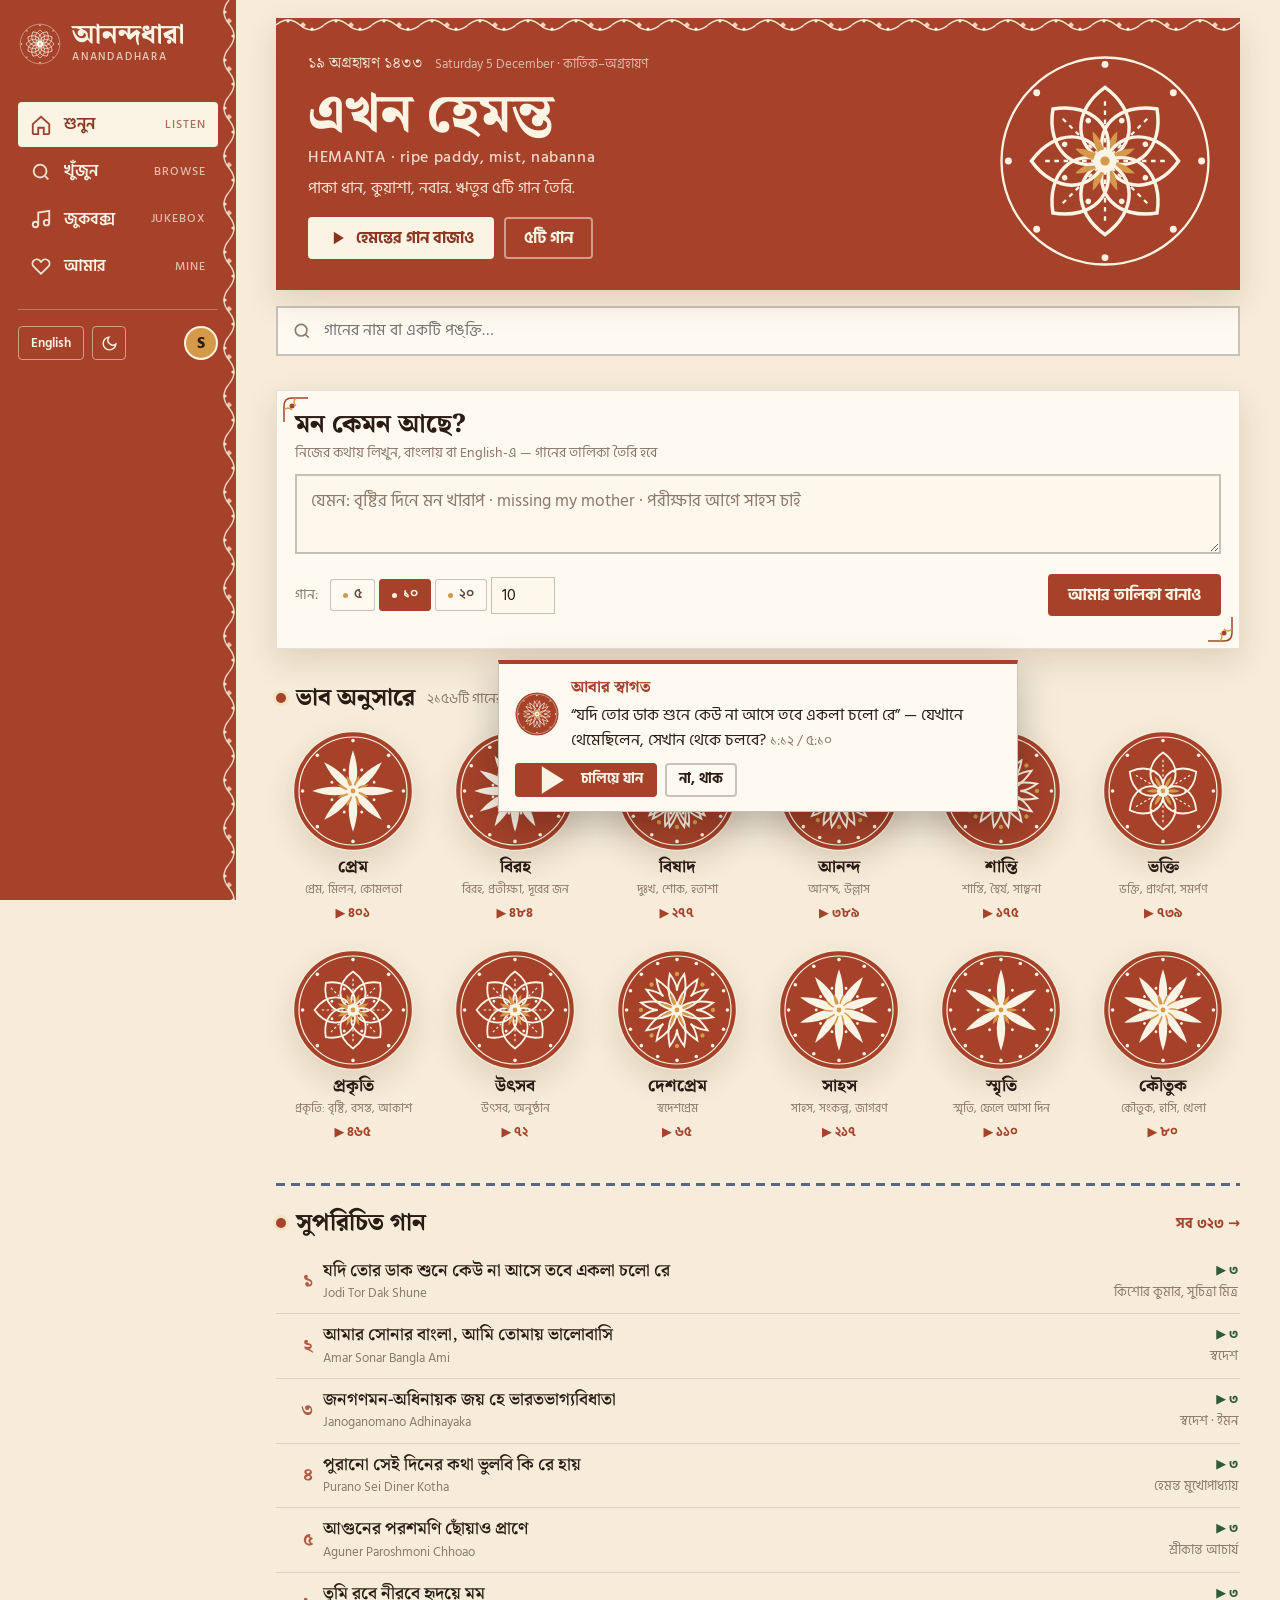
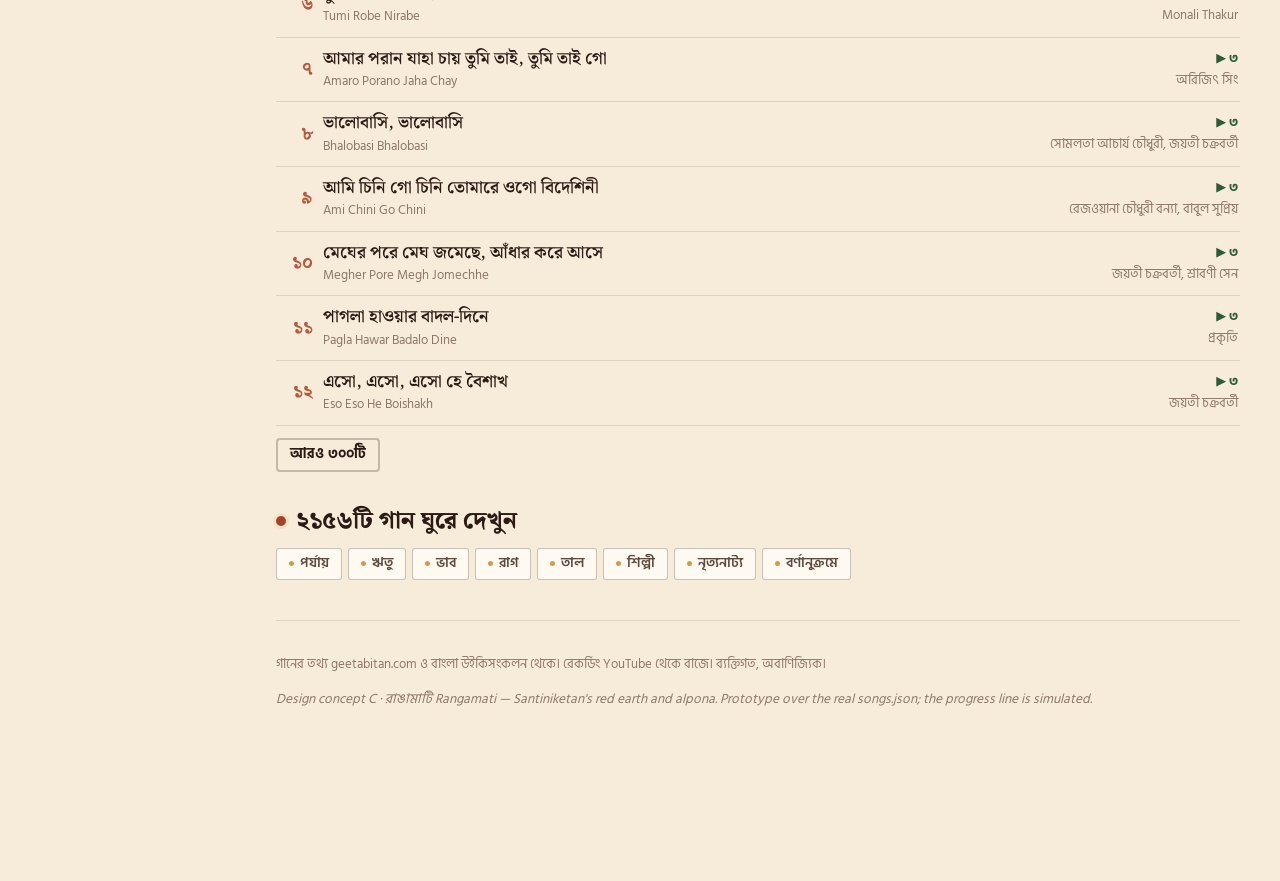
<file: design/mockups/c.html>
<!doctype html>
<html lang="bn" data-concept="c">
<head>
<meta charset="utf-8">
<meta name="viewport" content="width=device-width, initial-scale=1, viewport-fit=cover">
<title>আনন্দধারা · C — রাঙামাটি Rangamati</title>
<meta name="color-scheme" content="light dark">
<link rel="preconnect" href="https://fonts.googleapis.com">
<link rel="preconnect" href="https://fonts.gstatic.com" crossorigin>
<link href="https://fonts.googleapis.com/css2?family=Noto+Serif+Bengali:wght@400;600;800&family=Hind+Siliguri:wght@400;500;600;700&display=swap" rel="stylesheet">
<style>
/* ===== C · রাঙামাটি — Santiniketan: red laterite earth, white alpona drawn in rice paste, kantha stitches,
   sal and chhatim green. Every mood has its own alpona medallion. ===== */
:root{
  --earth:#a6422a; --earth2:#8a3520; --earth3:#c25a3d; --ochre:#d49a4a; --ochre-soft:#f3e3c6; --cream:#f6ecd9; --cream2:#fdf7ec; --card:#fffaf1;
  --ink:#2a1b14; --ink2:#5f4a3e; --ink3:#8d786a; --line:rgba(42,27,20,.12); --line2:rgba(42,27,20,.25); --sal:#2e5a3a; --kantha:#223a6b; --alp:#fbf3e4;
  --on-earth:#fbf3e4; --shadow:0 12px 30px rgba(90,40,20,.14); --side:236px; --tabs:62px; --bar:68px;
  --serif:"Noto Serif Bengali","Tiro Bangla",serif; --sans:"Hind Siliguri",system-ui,sans-serif; color-scheme:light;
}
@media (prefers-color-scheme:dark){:root:not([data-theme=light]){
  --earth:#7a2e1b; --earth2:#5e2213; --earth3:#9c4530; --ochre:#e0a24a; --ochre-soft:#3a2c18; --cream:#171310; --cream2:#1f1915; --card:#241d18;
  --ink:#f1e7d6; --ink2:#c3b3a1; --ink3:#8d7f72; --line:rgba(241,231,214,.1); --line2:rgba(241,231,214,.22); --sal:#6fa37c; --kantha:#8ea3d9; --alp:#f1e7d6;
  --on-earth:#fbf3e4; --shadow:0 12px 30px rgba(0,0,0,.45); color-scheme:dark}}
:root[data-theme=dark]{
  --earth:#7a2e1b; --earth2:#5e2213; --earth3:#9c4530; --ochre:#e0a24a; --ochre-soft:#3a2c18; --cream:#171310; --cream2:#1f1915; --card:#241d18;
  --ink:#f1e7d6; --ink2:#c3b3a1; --ink3:#8d7f72; --line:rgba(241,231,214,.1); --line2:rgba(241,231,214,.22); --sal:#6fa37c; --kantha:#8ea3d9; --alp:#f1e7d6;
  --on-earth:#fbf3e4; --shadow:0 12px 30px rgba(0,0,0,.45); color-scheme:dark}
*{box-sizing:border-box}
[hidden]{display:none!important}
html,body{margin:0}
body{background:var(--cream);color:var(--ink);font-family:var(--sans);font-size:16px;line-height:1.55;overflow-x:hidden;padding-bottom:calc(var(--tabs) + var(--bar) + 20px + env(safe-area-inset-bottom))}
a{color:var(--earth);text-decoration:none}
:root[data-theme=dark] a{color:var(--ochre)}
a:hover{text-decoration:underline;text-underline-offset:3px}
button{font:inherit;color:inherit;cursor:pointer;background:none;border:0;padding:0}
:focus-visible{outline:3px solid var(--ochre);outline-offset:3px}
#view:focus,#view:focus-visible{outline:none}
h1,h2,h3{margin:0;font-family:var(--serif);font-weight:800;line-height:1.25;text-wrap:balance}
.hint{color:var(--ink3);font-size:.86rem}
@media (prefers-reduced-motion:reduce){*,*::before,*::after{transition:none!important;animation:none!important;scroll-behavior:auto!important}}
/* alpona running border (white rice-paste vine) and the kantha running stitch */
.alp-border{background-image:url("data:image/svg+xml;utf8,<svg xmlns='http://www.w3.org/2000/svg' width='48' height='14' viewBox='0 0 48 14'><path d='M0 7q12-10 24 0t24 0' fill='none' stroke='%23fbf3e4' stroke-width='1.4' opacity='.9'/><circle cx='12' cy='3' r='1.6' fill='%23fbf3e4'/><circle cx='36' cy='11' r='1.6' fill='%23fbf3e4'/><path d='M24 7l3-3 3 3-3 3z' fill='%23fbf3e4' opacity='.8'/></svg>");background-repeat:repeat-x;background-size:48px 14px}
.stitch{height:3px;background:repeating-linear-gradient(90deg,var(--kantha) 0 9px,transparent 9px 15px);opacity:.75;border:0;margin:0}

/* ---- shell: terracotta band on the phone, terracotta sidebar on desktop ---- */
.app{min-height:100dvh}
.side{background:var(--earth);color:var(--on-earth);position:sticky;top:0;z-index:20}
.side .in{display:flex;align-items:center;gap:10px;padding:10px max(16px,env(safe-area-inset-left)) 12px max(16px,env(safe-area-inset-right))}
.side .bord{height:14px;background-color:var(--earth);opacity:.9}
.brand{display:flex;align-items:center;gap:10px;color:var(--on-earth);font-family:var(--serif);font-weight:800;font-size:1.4rem;line-height:1}
.brand:hover{text-decoration:none}
.brand svg{width:34px;height:34px;flex:none}
.brand small{display:block;font-family:var(--sans);font-weight:500;font-size:.7rem;letter-spacing:.16em;text-transform:uppercase;opacity:.8;margin-top:3px}
.spacer{flex:1}
.pill{height:34px;padding:0 12px;border-radius:4px;border:1px solid rgba(251,243,228,.5);color:var(--on-earth);font-weight:600;font-size:.84rem;display:inline-flex;align-items:center;gap:6px}
.pill:hover{background:rgba(251,243,228,.14)}
.pill.ic{width:34px;padding:0;justify-content:center}
.pill svg{width:17px;height:17px}
.avatar{width:34px;height:34px;border-radius:50%;background:var(--ochre);color:#2a1b14;font-weight:800;display:grid;place-items:center;position:relative;border:2px solid var(--on-earth)}
.avatar.in::after{content:"";position:absolute;right:-3px;bottom:-3px;width:11px;height:11px;border-radius:50%;background:#3b9b5a;border:2px solid var(--earth)}
.snav{display:none}
.side .tools{display:flex;gap:6px;align-items:center;flex:none}
main{padding:0 max(16px,env(safe-area-inset-left)) 0 max(16px,env(safe-area-inset-right));max-width:1140px;min-width:0}
@media (min-width:900px){
  .app{display:grid;grid-template-columns:var(--side) 1fr}
  .side{height:100dvh;display:flex;flex-direction:column;padding:22px 0 18px}
  .side .in{flex-direction:column;align-items:stretch;padding:0 18px}
  .side .bord{position:absolute;right:0;top:0;bottom:0;width:14px;height:auto;background-size:14px 48px;background-image:url("data:image/svg+xml;utf8,<svg xmlns='http://www.w3.org/2000/svg' width='14' height='48' viewBox='0 0 14 48'><path d='M7 0q-10 12 0 24t0 24' fill='none' stroke='%23fbf3e4' stroke-width='1.4' opacity='.9'/><circle cx='3' cy='12' r='1.6' fill='%23fbf3e4'/><circle cx='11' cy='36' r='1.6' fill='%23fbf3e4'/><path d='M7 24l-3-3 3-3 3 3z' fill='%23fbf3e4' opacity='.8'/></svg>");background-repeat:repeat-y}
  .brand{font-size:1.7rem;margin-bottom:26px;align-items:flex-start}
  .brand svg{width:44px;height:44px}
  .snav{display:flex;flex-direction:column;gap:2px}
  .snav a{display:flex;align-items:center;gap:12px;padding:10px 12px;border-radius:4px;color:var(--on-earth);font-weight:600;font-size:1.02rem}
  .snav a:hover{text-decoration:none;background:rgba(251,243,228,.12)}
  .snav a svg{width:22px;height:22px;opacity:.9}
  .snav a small{margin-left:auto;font-weight:500;opacity:.7;font-size:.72rem;letter-spacing:.08em;text-transform:uppercase}
  .snav a[aria-current=page]{background:var(--on-earth);color:var(--earth2)}
  .side .tools{margin-top:auto;display:flex;flex-wrap:wrap;gap:8px;align-items:center;padding-top:16px;border-top:1px solid rgba(251,243,228,.3)}
  .side .tools .avatar{margin-left:auto}
  main{padding:0 40px 40px;max-width:1240px}
  body{padding-bottom:calc(var(--bar) + 40px)}
}
.tabs{position:fixed;left:0;right:0;bottom:0;z-index:30;height:calc(var(--tabs) + env(safe-area-inset-bottom));padding-bottom:env(safe-area-inset-bottom);display:flex;background:var(--earth);color:var(--on-earth);border-top:3px solid var(--ochre)}
.tabs a{flex:1;display:flex;flex-direction:column;align-items:center;justify-content:center;gap:2px;color:var(--on-earth);font-size:.76rem;font-weight:600;opacity:.8}
.tabs a:hover{text-decoration:none}
.tabs a svg{width:24px;height:24px}
.tabs a[aria-current=page]{opacity:1;position:relative}
.tabs a[aria-current=page]::before{content:"";position:absolute;top:0;width:36px;height:3px;background:var(--on-earth)}
@media (min-width:900px){.tabs{display:none}}

/* ---- buttons / chips ---- */
.btn{display:inline-flex;align-items:center;gap:8px;height:42px;padding:0 18px;border-radius:4px;background:var(--earth);color:var(--on-earth);font-weight:700;white-space:nowrap;border:2px solid transparent}
.btn:hover{text-decoration:none;background:var(--earth2)}
.btn.o{background:transparent;color:var(--ink);border-color:var(--line2)}
.btn.o:hover{border-color:var(--earth);color:var(--earth);background:transparent}
:root[data-theme=dark] .btn.o:hover{color:var(--ochre);border-color:var(--ochre)}
.btn.cream{background:var(--on-earth);color:var(--earth2);border-color:var(--on-earth)}
.btn.cream:hover{background:#fff}
.btn.sm{height:34px;padding:0 12px;font-size:.86rem}
.btn.ic{width:42px;padding:0;justify-content:center}
.btn.ic.sm{width:34px}
.btn[aria-pressed=true]{background:var(--ochre-soft);border-color:var(--ochre);color:var(--ink)}
.btn:disabled{opacity:.45;cursor:default}
.btn svg{width:20px;height:20px}
.chips{display:flex;flex-wrap:wrap;gap:6px}
.chips.scroll{flex-wrap:nowrap;overflow-x:auto;scrollbar-width:none;margin:0 -16px;padding:2px 16px}
.chips.scroll::-webkit-scrollbar{display:none}
@media (min-width:900px){.chips.scroll{margin:0;padding:2px 0}}
.chip{flex:0 0 auto;display:inline-flex;align-items:center;gap:6px;height:32px;padding:0 12px;border-radius:3px;border:1px solid var(--line2);background:var(--card);color:var(--ink2);font-size:.86rem;font-weight:600}
.chip::before{content:"";width:5px;height:5px;border-radius:50%;background:var(--ochre)}
.chip:hover{text-decoration:none;border-color:var(--earth);color:var(--earth)}
.chip[aria-pressed=true],.chip.on{background:var(--earth);border-color:var(--earth);color:var(--on-earth)}
.chip[aria-pressed=true]::before,.chip.on::before{background:var(--on-earth)}
.chip small{opacity:.7;font-variant-numeric:tabular-nums}
.chip:disabled{opacity:.4;cursor:default}
.chip.x::after{content:"×";opacity:.7}

/* ---- sections ---- */
.sec{margin-top:34px}
.sec-h{display:flex;align-items:baseline;gap:12px;flex-wrap:wrap;margin-bottom:12px}
.sec-h h2{font-size:1.5rem;display:flex;align-items:center;gap:10px}
.sec-h h2 .dot{width:10px;height:10px;border-radius:50%;background:var(--earth);box-shadow:0 0 0 3px var(--ochre-soft)}
.sec-h .more{margin-left:auto;font-weight:700;font-size:.9rem}
.card{background:var(--card);border:1px solid var(--line);box-shadow:var(--shadow);padding:18px;position:relative}
.card.corn::before,.card.corn::after{content:"";position:absolute;width:26px;height:26px;background:url("data:image/svg+xml;utf8,<svg xmlns='http://www.w3.org/2000/svg' viewBox='0 0 26 26'><path d='M1 25V9q0-8 8-8h16' fill='none' stroke='%23a6422a' stroke-width='1.5'/><circle cx='9' cy='9' r='2.5' fill='%23a6422a'/><path d='M13 1q-4 4 0 8M1 13q4-4 8 0' fill='none' stroke='%23d49a4a' stroke-width='1.3'/></svg>") no-repeat;pointer-events:none}
.card.corn::before{left:6px;top:6px}
.card.corn::after{right:6px;bottom:6px;transform:rotate(180deg)}
.search{display:flex;align-items:center;gap:10px;height:50px;padding:0 14px;border:2px solid var(--line2);background:var(--card);margin-top:16px}
.search:focus-within{border-color:var(--earth)}
.search input{flex:1;min-width:0;border:0;background:none;font:inherit;font-size:1.02rem;color:var(--ink);outline:none}
.search svg{width:20px;height:20px;color:var(--ink3);flex:none}

/* ---- hero: today's panel on red earth ---- */
.hero{margin-top:18px;background:var(--earth);color:var(--on-earth);position:relative;overflow:hidden;display:grid;grid-template-columns:1fr;box-shadow:var(--shadow)}
.hero .bord{height:14px;background-color:transparent;grid-column:1/-1}
.hero .in{padding:14px 20px 22px;display:grid;gap:6px;position:relative}
.hero .date{font-family:var(--serif);font-size:1rem;opacity:.9;display:flex;flex-wrap:wrap;gap:4px 12px;align-items:baseline}
.hero .date small{opacity:.75;font-family:var(--sans)}
.hero h1{font-size:clamp(2.2rem,8vw,3.4rem);line-height:1.1}
.hero h1 small{display:block;font-family:var(--sans);font-weight:500;font-size:1rem;opacity:.85;margin-top:4px;letter-spacing:.04em}
.hero p{margin:0;max-width:46ch;opacity:.92}
.hero .fest{display:inline-flex;align-items:center;gap:8px;background:var(--ochre);color:#2a1b14;font-weight:700;padding:4px 12px;border-radius:3px;font-size:.88rem;justify-self:start}
.hero .acts{display:flex;flex-wrap:wrap;gap:10px;margin-top:8px}
.hero .med{position:absolute;right:-30px;top:-10px;width:200px;height:200px;opacity:.9;pointer-events:none}
@media (min-width:700px){.hero{grid-template-columns:1fr 260px}.hero .med{position:static;width:230px;height:230px;justify-self:center;align-self:center;margin:14px 10px 14px 0;opacity:1}.hero .in{padding:20px 32px 28px}}

/* ---- feelings ---- */
.feel h2{font-size:1.6rem}
.feel textarea{width:100%;font:inherit;font-size:1.05rem;padding:12px 14px;border:2px solid var(--line2);background:var(--cream2);color:var(--ink);resize:vertical;min-height:72px;margin-top:10px}
.feel textarea:focus{outline:none;border-color:var(--earth)}
.feel textarea::placeholder{color:var(--ink3)}
.feel-row{display:flex;flex-wrap:wrap;gap:8px 12px;align-items:center;margin-top:12px}
.feel-row .go{margin-left:auto}
.feel-n{display:flex;gap:4px;align-items:center}
.feel-n input{width:4rem;font:inherit;padding:5px 10px;border:1px solid var(--line2);background:var(--cream2);color:var(--ink)}
.feel-out{margin-top:14px;display:grid;gap:10px}
.feel-out p{margin:0}

/* ---- mood medallions ---- */
.meds{display:grid;grid-template-columns:repeat(3,1fr);gap:14px 8px}
@media (min-width:600px){.meds{grid-template-columns:repeat(4,1fr)}}
@media (min-width:1000px){.meds{grid-template-columns:repeat(6,1fr)}}
.med-b{display:grid;justify-items:center;gap:6px;text-align:center;color:var(--ink);padding:6px 2px}
.med-b svg{width:min(100%,120px);aspect-ratio:1;border-radius:50%;box-shadow:var(--shadow);transition:transform .2s}
.med-b:hover svg{transform:scale(1.04) rotate(6deg)}
.med-b b{font-family:var(--serif);font-weight:800;font-size:1.05rem;line-height:1.2}
.med-b small{color:var(--ink3);font-size:.74rem;line-height:1.25;display:block}
.med-b .n{color:var(--earth);font-weight:700;font-size:.8rem}
:root[data-theme=dark] .med-b .n{color:var(--ochre)}
.med-b:disabled{opacity:.5;cursor:default}
.med-b:disabled svg{transform:none}

/* ---- song rows: numbered like a songbook ---- */
.rows{list-style:none;margin:0;padding:0;counter-reset:r}
.rows li{border-bottom:1px solid var(--line)}
.rows a{display:grid;grid-template-columns:2.2rem minmax(0,1fr) auto;gap:0 10px;padding:10px 2px;color:var(--ink);align-items:center}
.rows a:hover{background:var(--cream2);text-decoration:none}
.rows .num{counter-increment:r;font-family:var(--serif);font-weight:800;color:var(--earth);font-size:1.1rem;grid-row:1/span 2;text-align:right;opacity:.85}
.rows .num::before{content:counter(r)}
:root[lang=bn] .rows .num::before{content:counter(r,bengali)}
:root[data-theme=dark] .rows .num{color:var(--ochre)}
.rows .t{font-family:var(--serif);font-weight:600;font-size:1.08rem;line-height:1.35;grid-column:2}
.rows .t2{color:var(--ink3);font-size:.82rem;grid-column:2}
.rows .m{grid-row:1/span 2;grid-column:3;text-align:right;font-size:.8rem;color:var(--ink3);white-space:nowrap;display:grid;justify-items:end;gap:2px}
.rows .m b{color:var(--sal);font-weight:800}
.rows li.nr .t{color:var(--ink2);font-weight:400}
.rows .div{padding:14px 2px 4px;color:var(--earth);font-size:.74rem;letter-spacing:.14em;text-transform:uppercase;font-weight:700;display:flex;align-items:center;gap:10px}
.rows .div::after{content:"";flex:1;height:3px;background:repeating-linear-gradient(90deg,var(--kantha) 0 9px,transparent 9px 15px);opacity:.5}
.list-tools{display:flex;flex-wrap:wrap;gap:8px 14px;align-items:center;margin-bottom:6px}
.tog{display:inline-flex;gap:6px;align-items:center;font-size:.86rem;color:var(--ink2);cursor:pointer}
.more-row{margin-top:12px}

/* ---- browse ---- */
.kinds{display:flex;gap:0;overflow-x:auto;scrollbar-width:none;margin:16px -16px 0;padding:0 16px;border-bottom:3px solid var(--earth)}
.kinds::-webkit-scrollbar{display:none}
.kinds a{flex:0 0 auto;padding:9px 14px;color:var(--ink2);font-weight:600;font-size:.92rem}
.kinds a:hover{text-decoration:none;color:var(--earth)}
.kinds a[aria-current=page]{background:var(--earth);color:var(--on-earth)}
@media (min-width:900px){.kinds{margin:16px 0 0;padding:0}}
.groups{display:grid;grid-template-columns:repeat(auto-fill,minmax(170px,1fr));gap:10px;margin-top:16px}
.group{background:var(--card);border:1px solid var(--line);border-left:4px solid var(--earth);padding:10px 12px;color:var(--ink);display:grid;gap:2px}
.group:hover{text-decoration:none;border-color:var(--earth)}
.group b{font-family:var(--serif);font-weight:800;font-size:1.02rem;line-height:1.3}
.group small{color:var(--ink3);font-size:.78rem}
.group .n{font-size:.8rem;color:var(--ink2);font-variant-numeric:tabular-nums}
.group .n b{color:var(--sal);font-family:var(--sans);font-size:.8rem}
.find{display:flex;align-items:center;gap:8px;height:40px;padding:0 12px;border:2px solid var(--line2);background:var(--card);max-width:420px;margin-top:14px}
.find:focus-within{border-color:var(--earth)}
.find input{flex:1;min-width:0;border:0;background:none;font:inherit;color:var(--ink);outline:none}
.find svg{width:16px;height:16px;color:var(--ink3)}
.crumb{color:var(--ink3);font-size:.86rem;margin:16px 0 4px}
.list-h{display:flex;flex-wrap:wrap;align-items:baseline;gap:6px 14px;margin:0 0 12px}
.list-h h1{font-size:2rem}
.list-h .n{color:var(--ink3)}

/* ---- song page ---- */
.sband{margin:0 -16px;background:var(--earth);color:var(--on-earth);position:relative;overflow:hidden}
@media (min-width:900px){.sband{margin:18px 0 0}}
.sband .in{padding:18px 20px 22px;position:relative}
.sband .kick{font-size:.78rem;font-weight:700;letter-spacing:.12em;text-transform:uppercase;opacity:.85}
.sband h1{font-size:clamp(1.7rem,5.5vw,2.6rem);margin-top:6px;max-width:28ch}
.sband .t2{opacity:.85;margin:4px 0 0;font-size:1.02rem}
.sband .acts{display:flex;flex-wrap:wrap;gap:8px;margin-top:14px}
.sband .btn.o{color:var(--on-earth);border-color:rgba(251,243,228,.5)}
.sband .btn.o:hover{border-color:var(--on-earth);color:var(--on-earth);background:rgba(251,243,228,.12)}
.sband .med{position:absolute;right:-40px;top:-30px;width:180px;height:180px;opacity:.35;pointer-events:none}
@media (min-width:900px){.sband .in{padding:26px 36px 30px}.sband .med{right:30px;top:50%;transform:translateY(-50%);width:160px;height:160px;opacity:.6}}
.song{display:grid;grid-template-columns:minmax(0,1fr);gap:18px;margin-top:18px}
@media (min-width:900px){.song{grid-template-columns:minmax(0,1.15fr) minmax(0,.85fr);gap:32px;align-items:start}}
.lyrics{white-space:pre-wrap;font-family:var(--serif);font-size:1.15rem;line-height:1.95;margin:0;max-width:62ch}
.facts{display:grid;grid-template-columns:max-content minmax(0,1fr);gap:8px 16px;margin:0}
.facts dt{color:var(--earth);font-weight:700;font-size:.74rem;letter-spacing:.12em;text-transform:uppercase;padding-top:4px}
:root[data-theme=dark] .facts dt{color:var(--ochre)}
.facts dd{margin:0;font-weight:500}
.facts dd .sub{color:var(--ink3);font-size:.84rem;margin-left:6px;font-weight:400}
.src{font-size:.84rem;color:var(--ink3);margin-top:14px}
.vids{display:grid;gap:10px;margin-top:12px}
.vid{display:grid;grid-template-columns:128px 1fr;gap:12px;align-items:center;background:var(--card);border:1px solid var(--line);padding:8px}
.vid .fr{position:relative;aspect-ratio:16/9;overflow:hidden;background:#000;outline:2px solid var(--ochre);outline-offset:-4px}
.vid .fr img{width:100%;height:100%;object-fit:cover;display:block}
.vid .fr button{position:absolute;inset:0;display:grid;place-items:center}
.vid .fr button span{width:36px;height:36px;border-radius:50%;background:var(--earth);color:var(--on-earth);display:grid;place-items:center}
.vid .fr button span svg{width:18px;height:18px}
.vid figcaption{font-size:.9rem;line-height:1.35;min-width:0}
.vid figcaption .s{font-family:var(--serif);font-weight:800;font-size:1rem}
.vid figcaption small{display:block;color:var(--ink3);white-space:nowrap;overflow:hidden;text-overflow:ellipsis}
.vid .yt{display:inline-flex;align-items:center;gap:4px;font-size:.8rem;margin-top:3px}
.vid .yt svg{width:14px;height:14px}

/* ---- jukebox: the courtyard stage ---- */
.jb{margin-top:16px;display:grid;grid-template-columns:minmax(0,1fr);gap:18px}
@media (min-width:900px){.jb{grid-template-columns:minmax(0,1.25fr) minmax(360px,.9fr);gap:36px;align-items:start}}
.stagew{padding:10px;background:var(--earth);position:relative}
.stagew::before{content:"";position:absolute;inset:4px;border:1px solid rgba(251,243,228,.6);pointer-events:none}
.stage{position:relative;aspect-ratio:16/9;background:#140d0a;overflow:hidden}
.stage iframe,.stage img{position:absolute;inset:0;width:100%;height:100%;border:0;object-fit:cover}
.stage .empty{position:absolute;inset:0;display:grid;place-content:center;justify-items:center;gap:12px;text-align:center;padding:16px;color:var(--on-earth);background:var(--earth2)}
.stage .empty svg{width:120px;height:120px;opacity:.9}
.stage .empty p{margin:0;max-width:34ch;font-family:var(--serif);font-size:1.05rem}
.stage .paused{position:absolute;inset:0;display:grid;place-items:center;background:rgba(0,0,0,.45)}
.stage .paused button{width:76px;height:76px;border-radius:50%;background:var(--on-earth);color:var(--earth);display:grid;place-items:center}
.stage .paused button svg{width:32px;height:32px}
.now{margin-top:16px}
.now .kick{font-size:.76rem;font-weight:700;letter-spacing:.12em;text-transform:uppercase;color:var(--earth)}
:root[data-theme=dark] .now .kick{color:var(--ochre)}
.now h2{font-size:clamp(1.6rem,6vw,2.3rem);line-height:1.2}
.now h2 a{color:var(--ink)}
.now .t2{color:var(--ink2);margin:2px 0 6px}
.now .meta{color:var(--ink2);font-size:.92rem;margin:0 0 6px}
.now .meta b{color:var(--ink)}
.seek{display:flex;align-items:center;gap:10px;font-size:.78rem;color:var(--ink3);font-variant-numeric:tabular-nums;margin:16px 0 8px}
.seek .trk{flex:1;height:4px;background:var(--line2);position:relative}
.seek .trk i{position:absolute;left:0;top:0;bottom:0;background:var(--earth);width:0}
.seek .trk i::after{content:"";position:absolute;right:-6px;top:-4px;width:12px;height:12px;transform:rotate(45deg);background:var(--ochre)}
.ctls{display:flex;align-items:center;gap:10px;flex-wrap:wrap;margin:8px 0}
.ctls .sq{width:46px;height:46px;border:2px solid var(--line2);display:grid;place-items:center;color:var(--ink);background:var(--card)}
.ctls .sq:hover{border-color:var(--earth)}
.ctls .sq.on{color:var(--earth);border-color:var(--earth)}
.ctls .sq svg{width:22px;height:22px}
.ctls .big{width:62px;height:62px;background:var(--earth);color:var(--on-earth);display:grid;place-items:center;position:relative}
.ctls .big::before{content:"";position:absolute;inset:4px;border:1px solid rgba(251,243,228,.6)}
.ctls .big svg{width:30px;height:30px}
.ctls .sq:disabled,.ctls .big:disabled{opacity:.4}
.jacts{display:flex;flex-wrap:wrap;gap:8px;margin-top:8px}
.next{margin:10px 0 0;color:var(--ink2);font-size:.9rem}
.jl{margin-top:14px;max-height:15rem;overflow:auto;border-top:1px solid var(--line);padding-top:10px}
.jl .lyrics{font-size:1rem;line-height:1.8}
.fbar{display:flex;flex-wrap:wrap;gap:8px 12px;align-items:center;margin-top:10px}
.fbar .cnt{font-weight:800;font-variant-numeric:tabular-nums;font-family:var(--serif)}
.fbar .act{display:flex;flex-wrap:wrap;gap:6px;flex:1 1 200px}
.filters{display:grid;grid-template-columns:1fr;gap:12px;margin-top:12px}
.filters fieldset{border:1px solid var(--line2);border-left:4px solid var(--earth);background:var(--card);padding:8px 10px 10px;margin:0;min-width:0}
.filters legend{font-size:.72rem;letter-spacing:.14em;text-transform:uppercase;color:var(--earth);font-weight:700;padding:0 4px}
:root[data-theme=dark] .filters legend{color:var(--ochre)}
.filters .find{margin:0 0 8px;height:34px;max-width:none}
.queue{list-style:none;margin:10px 0 0;padding:0;counter-reset:q}
.queue li{display:grid;grid-template-columns:2rem auto 1fr auto;gap:8px;align-items:center;padding:7px 4px;border-bottom:1px solid var(--line)}
.queue li.now{background:var(--ochre-soft);box-shadow:inset 4px 0 0 var(--earth)}
.queue .num{font-family:var(--serif);font-weight:800;color:var(--earth);text-align:right;opacity:.85}
:root[data-theme=dark] .queue .num{color:var(--ochre)}
.queue .t{font-family:var(--serif);font-weight:600;font-size:1rem;color:var(--ink);display:block;line-height:1.3}
.queue .s{display:block;font-size:.8rem;color:var(--ink3)}
.queue .s b{color:var(--ink);font-weight:600}
.queue .tag{display:inline-block;font-size:.66rem;letter-spacing:.1em;text-transform:uppercase;color:var(--sal);margin-left:6px;font-weight:700}
.queue .lk{color:var(--earth)}
.queue .ex{display:flex;gap:4px}

/* ---- mine ---- */
.acct{display:grid;grid-template-columns:auto 1fr;gap:14px;align-items:center;margin:14px 0 18px}
.acct .avatar{width:46px;height:46px;font-size:1.1rem;border-color:var(--earth)}
.acct p{margin:0}
.acct .btn{grid-column:1/-1;justify-self:start}
@media (min-width:600px){.acct{grid-template-columns:auto 1fr auto}.acct .btn{grid-column:auto}}
.empty{text-align:center;color:var(--ink2);padding:28px 18px}
.empty b{display:block;font-family:var(--serif);font-size:1.3rem;color:var(--ink)}
.empty p{margin:6px auto 0;max-width:36ch}

/* ---- persistent player: a terracotta bar ---- */
.bar{position:fixed;left:0;right:0;bottom:calc(var(--tabs) + env(safe-area-inset-bottom));z-index:31;height:var(--bar);background:var(--earth2);color:var(--on-earth);display:flex;align-items:center;gap:10px;padding:0 10px 0 10px}
.bar .prog{position:absolute;left:0;right:0;top:0;height:3px;background:rgba(251,243,228,.25)}
.bar .prog i{display:block;height:100%;background:var(--ochre);width:0}
.bar .th{width:64px;height:42px;object-fit:cover;flex:none;background:#000;outline:2px solid var(--ochre);outline-offset:-2px}
.bar .meta{flex:1;min-width:0;color:var(--on-earth)}
.bar .meta:hover{text-decoration:none}
.bar .meta b{display:block;font-family:var(--serif);font-weight:600;font-size:1rem;white-space:nowrap;overflow:hidden;text-overflow:ellipsis;line-height:1.3}
.bar .meta span{display:block;font-size:.76rem;opacity:.8;white-space:nowrap;overflow:hidden;text-overflow:ellipsis}
.bar .time{display:none;font-size:.74rem;opacity:.8;font-variant-numeric:tabular-nums}
.bar .ctl{display:flex;gap:2px;flex:none}
.bar .ctl button{width:42px;height:42px;display:grid;place-items:center;color:var(--on-earth)}
.bar .ctl button:hover{background:rgba(251,243,228,.14)}
.bar .ctl button.on{color:var(--ochre)}
.bar .ctl .pp{background:var(--on-earth);color:var(--earth2)}
.bar .ctl svg{width:22px;height:22px}
.bar .yt,.bar .likeb{display:none}
@media (min-width:900px){.bar{left:var(--side);bottom:0;height:76px;padding:0 32px;gap:18px}.bar .time,.bar .yt,.bar .likeb{display:inline-flex}.bar .ctl{gap:8px}.bar .meta{flex:0 1 420px}.bar .mid{flex:1;display:flex;justify-content:center}.bar .yt{color:var(--on-earth);border-color:rgba(251,243,228,.5)}}
body[data-page=jukebox] .bar{display:none}

/* welcome back, popover, toast */
.resume{position:fixed;left:50%;transform:translateX(-50%);bottom:calc(var(--tabs) + var(--bar) + 18px + env(safe-area-inset-bottom));z-index:32;width:min(520px,calc(100% - 24px));background:var(--card);border:1px solid var(--line2);border-top:4px solid var(--earth);box-shadow:0 12px 36px rgba(0,0,0,.25);padding:12px 16px 14px;display:grid;grid-template-columns:auto 1fr;gap:4px 12px;align-items:center}
.resume svg{width:44px;height:44px;border-radius:50%;grid-row:1/span 2}
.resume .kick{font-weight:800;color:var(--earth);font-family:var(--serif)}
:root[data-theme=dark] .resume .kick{color:var(--ochre)}
.resume p{margin:0;font-size:.98rem}
.resume .acts{grid-column:1/-1;display:flex;gap:8px;margin-top:6px}
@media (min-width:900px){.resume{left:calc(var(--side) + (100% - var(--side)) / 2);bottom:calc(var(--bar) + 20px)}}
body[data-page=jukebox] .resume{bottom:calc(var(--tabs) + 16px)}
.pop{position:fixed;right:12px;top:66px;z-index:35;width:min(330px,calc(100% - 24px));background:var(--card);border:1px solid var(--line2);border-top:4px solid var(--earth);box-shadow:0 12px 36px rgba(0,0,0,.25);padding:16px}
@media (min-width:900px){.pop{right:auto;left:16px;top:auto;bottom:80px}}
.pop h3{font-size:1.15rem;margin-bottom:8px}
.pop .r{display:flex;gap:10px;align-items:center;justify-content:space-between;padding:10px 0;border-top:1px solid var(--line)}
.pop .r:first-of-type{border-top:0}
.pop .r small{display:block;color:var(--ink3);font-size:.78rem}
.pop .r label{display:flex;gap:10px;align-items:flex-start;cursor:pointer;flex:1}
.pop .r input{margin-top:4px}
.pop .btn{width:100%;justify-content:center}
.pop .pill{color:var(--ink);border-color:var(--line2)}
.toast{position:fixed;left:50%;bottom:calc(var(--tabs) + var(--bar) + 26px);transform:translateX(-50%) translateY(10px);background:var(--ink);color:var(--cream);padding:8px 14px;font-size:.86rem;opacity:0;transition:all .25s;z-index:50;pointer-events:none;white-space:nowrap}
.toast.on{opacity:1;transform:translateX(-50%)}
.foot{margin-top:40px;padding:20px 0 10px;border-top:1px solid var(--line);color:var(--ink3);font-size:.84rem}
.loading{padding:60px 0;text-align:center;color:var(--ink3)}
</style>
</head>
<body>
<svg width="0" height="0" style="position:absolute" aria-hidden="true"><defs>
  <symbol id="i-play" viewBox="0 0 24 24"><path d="M7 4.5v15l12-7.5z" fill="currentColor"/></symbol>
  <symbol id="i-pause" viewBox="0 0 24 24"><path d="M7 5h3.5v14H7zM13.5 5H17v14h-3.5z" fill="currentColor"/></symbol>
  <symbol id="i-next" viewBox="0 0 24 24"><path d="M5 5v14l10-7zM16 5h3v14h-3z" fill="currentColor"/></symbol>
  <symbol id="i-prev" viewBox="0 0 24 24"><path d="M19 5v14L9 12zM5 5h3v14H5z" fill="currentColor"/></symbol>
  <symbol id="i-heart" viewBox="0 0 24 24"><path d="M12 20.5 3.9 12.4a4.6 4.6 0 0 1 6.5-6.5l1.6 1.6 1.6-1.6a4.6 4.6 0 0 1 6.5 6.5z" fill="none" stroke="currentColor" stroke-width="2"/></symbol>
  <symbol id="i-heart-f" viewBox="0 0 24 24"><path d="M12 20.5 3.9 12.4a4.6 4.6 0 0 1 6.5-6.5l1.6 1.6 1.6-1.6a4.6 4.6 0 0 1 6.5 6.5z" fill="currentColor"/></symbol>
  <symbol id="i-search" viewBox="0 0 24 24"><circle cx="11" cy="11" r="7" fill="none" stroke="currentColor" stroke-width="2"/><path d="M20 20l-3.5-3.5" stroke="currentColor" stroke-width="2"/></symbol>
  <symbol id="i-moon" viewBox="0 0 24 24"><path d="M21 12.8A9 9 0 1 1 11.2 3a7 7 0 0 0 9.8 9.8z" fill="none" stroke="currentColor" stroke-width="2"/></symbol>
  <symbol id="i-yt" viewBox="0 0 24 24"><path d="M3 8.5C3 6.6 4.6 5 6.5 5h11C19.4 5 21 6.6 21 8.5v7c0 1.9-1.6 3.5-3.5 3.5h-11C4.6 19 3 17.4 3 15.5z" fill="none" stroke="currentColor" stroke-width="2"/><path d="M10 9v6l5-3z" fill="currentColor"/></symbol>
  <symbol id="i-ext" viewBox="0 0 24 24"><path d="M14 4h6v6M20 4l-9 9M18 14v5a1 1 0 0 1-1 1H5a1 1 0 0 1-1-1V7a1 1 0 0 1 1-1h5" fill="none" stroke="currentColor" stroke-width="2"/></symbol>
  <symbol id="i-spark" viewBox="0 0 24 24"><path d="M12 3l1.8 5.2L19 10l-5.2 1.8L12 17l-1.8-5.2L5 10l5.2-1.8zM19 16l.8 2.2L22 19l-2.2.8L19 22l-.8-2.2L16 19l2.2-.8z" fill="currentColor"/></symbol>
  <symbol id="i-home" viewBox="0 0 24 24"><path d="M3 11l9-8 9 8v10a1 1 0 0 1-1 1h-5v-7h-6v7H4a1 1 0 0 1-1-1z" fill="none" stroke="currentColor" stroke-width="2"/></symbol>
  <symbol id="i-music" viewBox="0 0 24 24"><path d="M9 18V5l12-2v13" fill="none" stroke="currentColor" stroke-width="2"/><circle cx="6" cy="18" r="3" fill="none" stroke="currentColor" stroke-width="2"/><circle cx="18" cy="16" r="3" fill="none" stroke="currentColor" stroke-width="2"/></symbol>
  <symbol id="i-g" viewBox="0 0 24 24"><path d="M21.6 12.2c0-.7-.1-1.4-.2-2H12v3.9h5.4a4.6 4.6 0 0 1-2 3v2.5h3.2c1.9-1.7 3-4.3 3-7.4z" fill="#4285F4"/><path d="M12 22c2.7 0 5-.9 6.6-2.4l-3.2-2.5c-.9.6-2 1-3.4 1-2.6 0-4.8-1.8-5.6-4.1H3.1v2.6A10 10 0 0 0 12 22z" fill="#34A853"/><path d="M6.4 14a6 6 0 0 1 0-3.9V7.5H3.1a10 10 0 0 0 0 9z" fill="#FBBC05"/><path d="M12 6c1.5 0 2.8.5 3.8 1.5l2.9-2.9A10 10 0 0 0 3.1 7.5l3.3 2.6C7.2 7.8 9.4 6 12 6z" fill="#EA4335"/></symbol>
</defs></svg>

<div class="app">
  <header class="side">
    <div class="in">
      <a class="brand" href="#/"><svg viewBox="0 0 48 48" aria-hidden="true" id="brand-med"></svg><span>আনন্দধারা<small>Anandadhara</small></span></a>
      <nav class="snav" aria-label="Main" id="snav"></nav>
      <span class="spacer"></span>
      <div class="tools">
        <button class="pill" id="lang" type="button"></button>
        <button class="pill ic" id="theme" type="button" aria-label="Night / day"><svg><use href="#i-moon"/></svg></button>
        <button class="avatar" id="acct" type="button" aria-haspopup="dialog" aria-expanded="false">S</button>
      </div>
    </div>
    <div class="bord alp-border" aria-hidden="true"></div>
  </header>
  <main id="main">
    <div id="view" tabindex="-1"><p class="loading">গান আসছে… loading songs.json</p></div>
    <section id="jukebox" hidden aria-label="Jukebox">
      <div class="jb">
        <div>
          <div class="stagew"><div class="stage" id="stage"></div></div>
          <div class="now" id="now"></div>
          <div class="seek" id="seek"><span id="seek-a">0:00</span><div class="trk"><i id="seek-i"></i></div><span id="seek-b">0:00</span></div>
          <div class="ctls" id="ctls"></div>
          <div class="jacts" id="jacts"></div>
          <p class="next" id="next"></p>
          <div id="jl"></div>
        </div>
        <div>
          <div class="fbar" id="fbar"></div>
          <div class="filters" id="filters" hidden></div>
          <div class="sec-h" style="margin-top:16px"><h2 id="qh" style="font-size:1.2rem"></h2><span class="hint" id="qn"></span></div>
          <ol class="queue" id="queue"></ol>
          <p class="more-row"><button class="btn sm o" id="qmore" type="button" hidden></button></p>
        </div>
      </div>
    </section>
    <footer class="foot" id="foot"></footer>
  </main>
</div>

<nav class="tabs" aria-label="Main" id="tabs"></nav>
<div class="pop" id="pop" hidden role="dialog" aria-label="Account"></div>
<div class="resume" id="resume" hidden role="dialog" aria-live="polite"></div>
<div class="bar" id="bar" hidden role="region" aria-label="Now playing"></div>
<div class="toast" id="toast" role="status"></div>

<script src="common.js"></script>
<script>
(() => {
const { $, $$, esc, enc, state, t, num, nameOf, moodDesc, player, on } = AD;
let D = null, cur = { page: "home", parts: [] }, resumeDismissed = false;
const icon = (id) => `<svg aria-hidden="true"><use href="#${id}"/></svg>`;
const toast = (m) => { const el = $("#toast"); el.textContent = m; el.classList.add("on"); clearTimeout(el._t); el._t = setTimeout(() => el.classList.remove("on"), 1800); };
const songHref = (s) => `#/song/${enc(s.id)}`;

/* ---- alpona: a rice-paste medallion drawn from a seed (every mood, season and the brand gets its own) ---- */
function alpona(seed, { size = 120, bg = "var(--earth)", fg = "var(--alp)", acc = "var(--ochre)", inner = true } = {}) {
  let h = 0; for (const ch of String(seed)) h = (h * 31 + ch.charCodeAt(0)) >>> 0;
  const pick = (n) => { h = (h * 1103515245 + 12345) >>> 0; return h % n; };
  const n = [6, 8, 8, 10, 12][pick(5)], petal = pick(3), dots = 8 + pick(3) * 4, c = 50, parts = [];
  parts.push(`<circle cx="${c}" cy="${c}" r="49" fill="${bg}"/>`);
  parts.push(`<circle cx="${c}" cy="${c}" r="45" fill="none" stroke="${fg}" stroke-width="1"/>`);
  for (let i = 0; i < dots; i++) { const a = (i / dots) * Math.PI * 2; parts.push(`<circle cx="${(c + 42 * Math.cos(a)).toFixed(1)}" cy="${(c + 42 * Math.sin(a)).toFixed(1)}" r="1.5" fill="${fg}"/>`); }
  for (let i = 0; i < n; i++) {
    const a = (360 / n) * i;
    const shape = petal === 0 ? `<path d="M50 50 q -7 -14 0 -34 q 7 20 0 34z" fill="${fg}"/>`
      : petal === 1 ? `<path d="M50 50 q -10 -10 -6 -30 q 6 8 6 14 q 0 -6 6 -14 q 4 20 -6 30z" fill="none" stroke="${fg}" stroke-width="1.6"/><circle cx="50" cy="20" r="1.8" fill="${acc}"/>`
      : `<path d="M50 50 c -14 -6 -14 -22 0 -32 c 14 10 14 26 0 32z" fill="none" stroke="${fg}" stroke-width="1.5"/><path d="M50 50 v -26" stroke="${fg}" stroke-width="1" stroke-dasharray="2 2"/>`;
    parts.push(`<g transform="rotate(${a} 50 50)">${shape}</g>`);
    if (inner) parts.push(`<g transform="rotate(${a + 180 / n} 50 50)"><path d="M50 50 q -3 -8 0 -14 q 3 6 0 14z" fill="${acc}"/><circle cx="50" cy="31" r="1.2" fill="${fg}"/></g>`);
  }
  parts.push(`<circle cx="${c}" cy="${c}" r="${inner ? 5 : 7}" fill="${fg}"/><circle cx="${c}" cy="${c}" r="2" fill="${acc}"/>`);
  return `<svg viewBox="0 0 100 100" width="${size}" height="${size}" aria-hidden="true">${parts.join("")}</svg>`;
}
/* days Santiniketan keeps */
function festival() {
  const d = AD.bengaliDate(), m = d.monthEn, day = d.day, bn = state.lang === "bn";
  if (m === "Baishakh" && day === 1) return bn ? "শুভ নববর্ষ" : "Noboborsho — Bengali New Year";
  if (m === "Baishakh" && day >= 23 && day <= 25) return bn ? "পঁচিশে বৈশাখ · রবীন্দ্রজয়ন্তী" : "25 Baishakh — Tagore's birthday";
  if (m === "Shraban" && day === 22) return bn ? "বাইশে শ্রাবণ" : "22 Shraban — Tagore's passing";
  if (m === "Poush" && day >= 7 && day <= 9) return bn ? "পৌষমেলা, শান্তিনিকেতন" : "Poush Mela at Santiniketan";
  if (m === "Falgun" && day >= 25) return bn ? "বসন্তোৎসব আসছে" : "Basanta Utsav is near";
  if (m === "Asharh" && day === 1) return bn ? "আষাঢ়স্য প্রথম দিবসে" : "First day of Asharh";
  return "";
}

/* ---- shell ---- */
function renderNav() {
  const items = [["", "listen", "i-home", "Listen"], ["browse/popular", "browse", "i-search", "Browse"], ["jukebox", "jukebox", "i-music", "Jukebox"], ["mine", "mine", "i-heart", "Mine"]];
  const active = { home: "", song: "", browse: "browse/popular", list: "browse/popular", jukebox: "jukebox", mine: "mine" }[cur.page] ?? "";
  $("#snav").innerHTML = items.map(([h, k, i, en]) => `<a href="#/${h}"${h === active ? ' aria-current="page"' : ""}>${icon(i)}${t(k)}${state.lang === "bn" ? `<small>${en}</small>` : ""}</a>`).join("");
  $("#tabs").innerHTML = items.map(([h, k, i]) => `<a href="#/${h}"${h === active ? ' aria-current="page"' : ""}>${icon(i)}<span>${t(k)}</span></a>`).join("");
  $("#brand-med").outerHTML = alpona("anandadhara", { size: 44, bg: "transparent", inner: false }).replace("<svg ", '<svg id="brand-med" ');
  $("#lang").textContent = t("language");
  $("#acct").textContent = state.signedIn ? "Y" : "S"; $("#acct").classList.toggle("in", !!state.signedIn);
  $("#foot").innerHTML = `<p>${t("footer")}</p><p><i>Design concept C · রাঙামাটি Rangamati — Santiniketan's red earth and alpona. Prototype over the real songs.json; the progress line is simulated.</i></p>`;
}
function renderPop() {
  const p = $("#pop");
  p.innerHTML = `<h3>${t("account")}</h3>
    <div class="r">${state.signedIn ? `<div><b>${esc(state.email)}</b><small>${t("syncedAs", state.email)}</small></div><button class="btn sm o" id="p-out" type="button">${t("signOut")}</button>`
      : `<div style="flex:1"><button class="btn o" id="p-in" type="button">${icon("i-g")} ${t("signIn")}</button><small style="display:block;margin-top:6px;color:var(--ink3)">${t("signInHint")}</small></div>`}</div>
    <div class="r"><label><input type="checkbox" id="p-prem"${state.premium ? " checked" : ""}><span>${t("premium")}<small>${t("premiumHint")}</small></span></label></div>
    <div class="r"><span>${t("theme")}</span><button class="pill ic" id="p-theme" type="button" aria-label="${t("theme")}">${icon("i-moon")}</button></div>
    <div class="r"><span>${state.lang === "bn" ? "ভাষা" : "Language"}</span><button class="pill" id="p-lang" type="button">${t("language")}</button></div>
    <p class="hint" style="margin:8px 0 0">${t("demoNote")}</p>`;
  const b = $("#p-in"); if (b) b.onclick = () => { AD.signIn(); toast(t("syncedAs", state.email)); };
  const o = $("#p-out"); if (o) o.onclick = AD.signOut;
  $("#p-prem").onchange = (e) => AD.setPremium(e.target.checked); $("#p-theme").onclick = AD.toggleTheme; $("#p-lang").onclick = () => AD.setLang(state.lang === "bn" ? "en" : "bn");
}
function renderResume() {
  const r = state.resume, el = $("#resume"), show = r && !resumeDismissed && !player.current && D.BY_ID.get(r.id);
  el.hidden = !show; if (!show) return;
  const s = D.BY_ID.get(r.id), v = s.videos.find((x) => x.id === r.vid) || s.videos[0];
  el.innerHTML = `${alpona(s.id, { size: 44 })}<div class="kick">${t("welcome")}</div><p>${t("continueQ", `“${esc(AD.title(s))}”`)} <span class="hint">${AD.fmtTime(r.pos)} / ${AD.fmtTime(v.sec)}</span></p>
    <div class="acts"><button class="btn sm" id="r-go" type="button">${icon("i-play")} ${t("cont")}</button><button class="btn sm o" id="r-no" type="button">${t("dismiss")}</button></div>`;
  $("#r-go").onclick = () => { player.play(s, v, r.pos); AD.go("#/jukebox"); }; $("#r-no").onclick = () => { resumeDismissed = true; renderResume(); };
}
function renderBar() {
  const c = player.current, bar = $("#bar"); bar.hidden = !c; if (!c) return;
  const s = c.song, v = c.video, singers = (v.singers || []).map((x) => nameOf("singer", x));
  bar.innerHTML = `<div class="prog"><i id="bar-i"></i></div><img class="th" src="${AD.thumb(v, "mqdefault")}" alt="">
    <a class="meta" href="#/jukebox"><b>${esc(AD.title(s))}</b><span>${singers.length ? esc(singers.join(", ")) : esc(v.ch)}${player.upNext ? ` · ${t("upNext")}: ${esc(AD.title(player.upNext.song))}` : ""}</span></a>
    <div class="mid"><span class="time" id="bar-t"></span></div>
    <a class="btn sm ic o yt" href="${AD.ytWatch(v)}" target="_blank" rel="noopener" title="${t("openYt")}" aria-label="${t("openYt")}">${icon("i-yt")}</a>
    <div class="ctl"><button type="button" id="b-like" class="likeb ${AD.isLiked(s.id) ? "on" : ""}" aria-pressed="${AD.isLiked(s.id)}" aria-label="${t("like")}">${icon(AD.isLiked(s.id) ? "i-heart-f" : "i-heart")}</button>
      <button type="button" id="b-pp" class="pp" aria-label="${player.playing ? t("pause") : t("play")}">${icon(player.playing ? "i-pause" : "i-play")}</button>
      <button type="button" id="b-next" aria-label="${t("next")}">${icon("i-next")}</button></div>`;
  $("#b-like").onclick = player.likeCurrent; $("#b-pp").onclick = player.toggle; $("#b-next").onclick = player.next; renderProgress();
}
function renderProgress() {
  const c = player.current; if (!c) return;
  const pct = Math.min(100, (player.pos / c.video.sec) * 100) + "%";
  const bi = $("#bar-i"); if (bi) bi.style.width = pct; $("#seek-i").style.width = pct;
  const bt = $("#bar-t"); if (bt) bt.textContent = `${AD.fmtTime(player.pos)} / ${AD.fmtTime(c.video.sec)}`;
  $("#seek-a").textContent = AD.fmtTime(player.pos); $("#seek-b").textContent = AD.fmtTime(c.video.sec);
}

/* ---- lists ---- */
function row(s) {
  const sg = AD.singersOf(s).map((x) => nameOf("singer", x)), meta = sg.length ? sg.slice(0, 2).join(", ") : [nameOf("parjay", s.parjay), nameOf("raag", s.raag)].filter(Boolean).join(" · ");
  return `<li class="${AD.hasRec(s) ? "" : "nr"}"><a href="${songHref(s)}"><span class="num" aria-hidden="true"></span><span class="t">${esc(AD.title(s))}</span><span class="m">${AD.hasRec(s) ? `<b>▶ ${num(s.videos.length)}</b>` : ""}<span>${esc(meta)}</span></span>${AD.title2(s) ? `<span class="t2">${esc(AD.title2(s))}</span>` : ""}</a></li>`;
}
function songList(list, { limit = 60, toggle = true, recFirst = true } = {}) {
  const wrap = document.createElement("div"); let shown = limit, recOnly = false;
  const draw = () => {
    const rec = list.filter(AD.hasRec), rest = list.filter((s) => !AD.hasRec(s)), all = recOnly ? rec : recFirst ? rec.concat(rest) : list, vis = all.slice(0, shown);
    const firstRest = recFirst ? vis.findIndex((s) => !AD.hasRec(s)) : -1;
    wrap.innerHTML = (toggle ? `<div class="list-tools"><label class="tog"><input type="checkbox" class="ro"${recOnly ? " checked" : ""}> ${t("recOnly", rec.length, list.length)}</label></div>` : "")
      + `<ol class="rows">${vis.map((s, i) => (i === firstRest && i > 0 ? `<li class="div">${t("noRec")}</li>` : "") + row(s)).join("") || `<li class="div">${t("noRec")}</li>`}</ol>`
      + (all.length > shown ? `<p class="more-row"><button class="btn sm o" type="button">${t("showMore", Math.min(300, all.length - shown))}</button></p>` : "");
    const ro = $(".ro", wrap); if (ro) ro.onchange = (e) => { recOnly = e.target.checked; draw(); };
    const b = $(".more-row button", wrap); if (b) b.onclick = () => { shown += 300; draw(); };
  };
  draw(); return wrap;
}

/* ---- home ---- */
function renderHome() {
  $("#view").innerHTML = `<div id="hero"></div><div class="search"><svg aria-hidden="true"><use href="#i-search"/></svg><input id="q" type="search" placeholder="${t("searchPh")}" aria-label="${t("search")}" autocomplete="off"></div><div id="body"></div>`;
  const body = $("#body"), input = $("#q"); renderHero();
  const run = () => { if (input.value.trim()) { const res = AD.searchSongs(input.value); body.innerHTML = `<div class="sec"><div class="sec-h"><h2>${res.length ? t("found", res.length) : t("nothingFound")}</h2></div></div>`; body.append(songList(res, { recFirst: false })); } else renderListen(body); };
  input.oninput = run; run();
}
function renderHero() {
  const k = AD.currentSeason(), S = AD.SEASONS[k], d = AD.bengaliDate(), n = D.SONGS.filter((s) => s.season === k && AD.hasRec(s)).length, f = festival();
  $("#hero").innerHTML = `<section class="hero" aria-label="${state.lang === "bn" ? S.bn : k}"><div class="bord alp-border" aria-hidden="true"></div><div class="in">
      <div class="date"><span>${esc(d.text)}</span><small>${new Date().toLocaleDateString("en-GB", { weekday: "long", day: "numeric", month: "long" })} · ${state.lang === "bn" ? S.months : S.monthsEn}</small></div>
      ${f ? `<span class="fest">✦ ${esc(f)}</span>` : ""}
      <h1>${t("seasonNow", state.lang === "bn" ? S.bn : k)}<small>${state.lang === "bn" ? k.toUpperCase() + " · " + S.noteEn : S.bn + " · " + S.note}</small></h1>
      <p>${state.lang === "bn" ? S.note : S.noteEn}. ${n ? t("seasonSongs", n) : t("seasonSoon")}.</p>
      <div class="acts"><button class="btn cream" type="button" id="h-play"${n ? "" : " disabled"}>${icon("i-play")} ${t("playSeason", state.lang === "bn" ? S.bn : k)}</button><a class="btn o" href="#/list/season/${k}" style="color:var(--on-earth);border-color:rgba(251,243,228,.5)">${t("songsCount", D.SONGS.filter((s) => s.season === k).length)}</a></div>
    </div><div class="med">${alpona("season-" + k, { size: 230, bg: "transparent" })}</div></section>`;
  $("#h-play").onclick = () => { player.setFilter("season", k); player.start(); AD.go("#/jukebox"); };
}
function renderListen(body) {
  const SONGS = D.SONGS, totalRec = SONGS.filter(AD.hasRec).length, pop = AD.popular(), popRec = pop.filter(AD.hasRec);
  body.innerHTML = `
    <section class="sec card corn feel" id="feel" aria-labelledby="feel-h"></section>
    <section class="sec" aria-labelledby="h-m"><div class="sec-h"><h2 id="h-m"><span class="dot"></span>${t("moods")}</h2><span class="hint">${t("ofSongs", totalRec, SONGS.length)}</span></div>
      <div class="meds">${Object.keys(D.META.moods).map((m) => { const n = SONGS.filter((s) => AD.hasRec(s) && (s.moods || []).includes(m)).length;
        return `<button class="med-b" type="button" data-play="mood:${m}"${n ? "" : " disabled"}>${alpona(m)}<b>${esc(nameOf("mood", m))}</b><small>${esc(moodDesc(m))}</small><span class="n">${n ? `▶ ${num(n)}` : t("comingSoon")}</span></button>`; }).join("")}</div></section>
    <hr class="stitch sec" aria-hidden="true">
    <section class="sec" aria-labelledby="h-pop" style="margin-top:22px"><div class="sec-h"><h2 id="h-pop"><span class="dot"></span>${t("wellKnown")}</h2><a class="more" href="#/browse/popular">${t("all", pop.length)} →</a></div><div id="pop"></div></section>
    <section class="sec" aria-labelledby="h-ex"><div class="sec-h"><h2 id="h-ex"><span class="dot"></span>${t("exploreAll", SONGS.length)}</h2></div><div class="chips">${Object.entries(AD.KINDS).filter(([k]) => k !== "popular").map(([k, v]) => `<a class="chip" href="#/browse/${k}">${t(v.key)}</a>`).join("")}</div></section>`;
  $("#pop", body).append(songList(popRec.length >= 12 ? popRec : pop, { limit: 12, toggle: false }));
  renderFeel($("#feel", body));
  $$("[data-play]", body).forEach((b) => b.onclick = () => { const [k, v] = b.dataset.play.split(":"); player.setFilter(k, v); player.start(); AD.go("#/jukebox"); });
}
function renderFeel(box) {
  box.innerHTML = `<h2 id="feel-h">${t("feelH")}</h2><p class="hint" style="margin:2px 0 0">${t("feelHint")}</p>
    <textarea id="ft" rows="2" placeholder="${esc(t("feelPh"))}" aria-labelledby="feel-h"></textarea>
    <div class="feel-row"><span class="hint">${t("songsN")}</span><div class="feel-n" role="group">${[5, 10, 20].map((k) => `<button type="button" class="chip" data-n="${k}" aria-pressed="${k === 10}">${num(k)}</button>`).join("")}<input id="fn" type="number" min="1" max="50" value="10" aria-label="${t("songsN")}"></div><button class="btn go" id="fgo" type="button">${t("makeList")}</button></div>
    <div class="feel-out" id="fout" aria-live="polite"></div>`;
  let st = null; const count = () => Math.max(1, Math.min(50, +$("#fn", box).value || 10));
  $$("[data-n]", box).forEach((b) => b.onclick = () => { $("#fn", box).value = b.dataset.n; $$("[data-n]", box).forEach((x) => x.setAttribute("aria-pressed", String(x === b))); if (st) draw(); });
  const draw = () => {
    const out = $("#fout", box), active = st.moods.filter((m) => m.on);
    const picks = active.length || (st.seasonOn && st.season) ? AD.buildPlaylist({ moods: active, season: st.seasonOn ? st.season : null }, count()) : [];
    out.innerHTML = `${st.hits.length ? `<p class="hint">${t("recognised")} ${[...new Set(st.hits.map((h) => `“${esc(h.word)}” → ${esc(nameOf("mood", h.mood))}`))].join(", ")}</p>` : `<p class="hint">${t("notFound")}</p>`}
      <div class="chips">${st.season ? `<button type="button" class="chip" data-season aria-pressed="${st.seasonOn}">${esc(nameOf("season", st.season))}</button>` : ""}${Object.keys(D.META.moods).map((m) => { const d = st.moods.find((x) => x.mood === m); return `<button type="button" class="chip" data-mood="${m}" aria-pressed="${!!(d && d.on)}" title="${esc(moodDesc(m))}">${esc(nameOf("mood", m))}</button>`; }).join("")}</div>
      ${picks.length ? `<div class="chips" style="margin-top:4px"><button class="btn" id="fplay" type="button">${icon("i-play")} ${t("playList")} (${num(picks.length)})</button><button class="btn o" id="fagain" type="button">↻ ${t("anotherMix")}</button></div>
        <ol class="queue">${picks.map(({ s, why }, i) => { const sg = AD.singersOf(s).map((x) => nameOf("singer", x)); return `<li><span class="num">${num(i + 1)}</span><button class="btn ic sm o" type="button" data-fp="${i}" aria-label="${t("playFrom")}">${icon("i-play")}</button>
          <div style="min-width:0"><a class="t" href="${songHref(s)}">${esc(AD.title(s))}</a><span class="s">${sg.length ? esc(sg.join(", ")) : t("unknownSinger")} · ${why.map((w) => esc(AD.MOOD_BN[w] ? nameOf("mood", w) : nameOf("season", w))).join(", ")}</span></div><span></span></li>`; }).join("")}</ol>` : ""}
      <p class="hint" style="font-style:italic">${t("modelNote")}</p>`;
    $$("[data-mood]", out).forEach((b) => b.onclick = () => { const d = st.moods.find((x) => x.mood === b.dataset.mood); if (d) d.on = !d.on; else st.moods.push({ mood: b.dataset.mood, weight: .8, on: true }); draw(); });
    const sc = $("[data-season]", out); if (sc) sc.onclick = () => { st.seasonOn = !st.seasonOn; draw(); };
    const ids = picks.map((p) => p.s.id), label = active.map((m) => nameOf("mood", m.mood)).join(" · ");
    const play = (from) => { player.playPlaylist(ids, label, active.map((m) => m.mood), from); AD.go("#/jukebox"); };
    const fp = $("#fplay", out); if (fp) fp.onclick = () => play(0); const fa = $("#fagain", out); if (fa) fa.onclick = draw;
    $$("[data-fp]", out).forEach((b) => b.onclick = () => play(+b.dataset.fp));
  };
  const go = () => { const d = AD.detectFeelings($("#ft", box).value); st = { moods: d.moods, season: d.season, seasonOn: !!d.season, hits: d.hits }; draw(); };
  $("#fgo", box).onclick = go; $("#ft", box).onkeydown = (e) => { if (e.key === "Enter" && (e.ctrlKey || e.metaKey)) go(); };
}

/* ---- browse ---- */
const kinds = (kind) => `<nav class="kinds" aria-label="Browse by">${Object.entries(AD.KINDS).map(([k, v]) => `<a href="#/browse/${k}"${k === kind ? ' aria-current="page"' : ""}>${t(v.key)}</a>`).join("")}</nav>`;
function renderBrowse(kind) {
  if (!AD.KINDS[kind]) kind = "popular";
  $("#view").innerHTML = `<div class="search"><svg aria-hidden="true"><use href="#i-search"/></svg><input id="q" type="search" placeholder="${t("searchPh")}" aria-label="${t("search")}" autocomplete="off"></div>${kinds(kind)}<div id="body"></div>`;
  const body = $("#body"), q = $("#q");
  q.oninput = () => { if (q.value.trim()) { const res = AD.searchSongs(q.value); body.innerHTML = `<div class="sec-h" style="margin-top:14px"><h2>${res.length ? t("found", res.length) : t("nothingFound")}</h2></div>`; body.append(songList(res, { recFirst: false })); } else drawKind(); };
  const drawKind = () => {
    if (kind === "popular" || kind === "az") { body.innerHTML = `<div style="margin-top:14px"></div>`; body.firstChild.append(songList(AD.listFor(kind))); return; }
    const groups = AD.groupsOf(kind), g = new Map(groups), withFind = ["singer", "raag", "taal", "drama"].includes(kind);
    body.innerHTML = `${withFind ? `<div class="find"><svg aria-hidden="true"><use href="#i-search"/></svg><input id="gf" type="search" placeholder="${t("typeFind")}" aria-label="${t("typeFind")}"></div>` : ""}<div class="groups" id="groups"></div>`;
    const draw = (qq = "") => {
      const names = qq ? AD.findNames(groups.map(([v]) => v), qq) : groups.map(([v]) => v);
      $("#groups").innerHTML = names.map((v) => { const { n, rec } = g.get(v); const sub = kind === "mood" ? moodDesc(v) : kind === "season" ? (state.lang === "bn" ? AD.SEASONS[v].months : AD.SEASONS[v].monthsEn) : (nameOf(kind, v) !== v ? v : "");
        return `<a class="group" href="#/list/${kind}/${enc(v)}"><b>${esc(nameOf(kind, v))}</b>${sub ? `<small>${esc(sub)}</small>` : ""}<span class="n">${t("songsCount", n)}${rec ? ` · <b>▶ ${num(rec)}</b>` : ""}</span></a>`; }).join("") || `<p class="hint">${t("nothingFound")}</p>`;
    };
    draw(); const gf = $("#gf"); if (gf) gf.oninput = () => draw(gf.value);
  };
  drawKind();
}
function renderList(kind, value, sub = "") {
  if (!AD.KINDS[kind] || !AD.KINDS[kind].get) return renderBrowse("popular");
  const all = AD.listFor(kind, value), list = sub ? all.filter((s) => s.sub === sub) : all;
  const playable = ["mood", "parjay", "season", "raag", "singer"].includes(kind) && all.some(AD.hasRec), subs = kind === "parjay" ? AD.subGroups(all) : [];
  $("#view").innerHTML = `<p class="crumb"><a href="#/browse/${kind}">${t(AD.KINDS[kind].key)}</a>${sub ? ` › <a href="#/list/parjay/${enc(value)}">${esc(nameOf("parjay", value))}</a>` : ""}</p>
    <div class="list-h">${kind === "mood" || kind === "season" ? alpona((kind === "season" ? "season-" : "") + value, { size: 56 }) : ""}<h1>${esc(sub ? nameOf("sub", sub) : nameOf(kind, value))}</h1><span class="n">${t("songsCount", list.length)}</span>${kind === "mood" ? `<span class="hint">${esc(moodDesc(value))}</span>` : ""}${playable ? `<button class="btn sm" id="pl" type="button">${icon("i-play")} ${t("play")}</button>` : ""}</div>
    ${subs.length > 1 ? `<div class="chips scroll" style="margin-bottom:12px"><a class="chip${sub ? "" : " on"}" href="#/list/parjay/${enc(value)}">${t("subAll")} <small>${num(all.length)}</small></a>${subs.map(([v, n]) => `<a class="chip${v === sub ? " on" : ""}" href="#/list/parjay/${enc(value)}/${enc(v)}">${esc(nameOf("sub", v))} <small>${num(n)}</small></a>`).join("")}</div>` : ""}
    <div id="body"></div>`;
  $("#body").append(songList(list));
  if (playable) $("#pl").onclick = () => { player.setFilter(kind, value); player.start(); AD.go("#/jukebox"); };
}

/* ---- song page ---- */
function renderSong(id) {
  const s = D.BY_ID.get(id), view = $("#view");
  if (!s) { view.innerHTML = `<p>Not found. <a href="#/">${t("home")}</a></p>`; return; }
  const chip = (kk, v) => `<a href="#/list/${kk}/${enc(v)}">${esc(nameOf(kk, v))}</a>`;
  const facts = [["parjay", s.parjay && chip("parjay", s.parjay) + (s.sub ? `<a class="sub" href="#/list/parjay/${enc(s.parjay)}/${enc(s.sub)}">${esc(nameOf("sub", s.sub))}</a>` : "")], ["season", s.season && chip("season", s.season)], ["drama", s.drama && s.drama.split(", ").map((d) => chip("drama", d)).join(", ")],
    ["raag", s.raag && chip("raag", s.raag) + (s.raagFull && s.raagFull !== s.raag ? `<span class="sub">${esc(s.raagFull)}</span>` : "")], ["taal", s.taal && chip("taal", s.taal)], ["mood", (s.moods || []).length && `<div class="chips">${s.moods.map((m) => `<a class="chip" href="#/list/mood/${enc(m)}">${esc(nameOf("mood", m))}</a>`).join("")}</div>`], ["written", s.written && esc(s.written)]].filter(([, v]) => v);
  const vids = s.videos == null ? `<p class="hint">${t("notYet")}</p>` : !s.videos.length ? `<p class="hint">${t("noMatch")}</p>` : `<div class="vids">${s.videos.map((v, i) => `<figure class="vid" style="margin:0"><div class="fr"><img src="${AD.thumb(v)}" alt="" loading="lazy"><button type="button" data-v="${i}" aria-label="${t("play")}: ${esc(v.t)}"><span>${icon("i-play")}</span></button></div>
      <figcaption><span class="s">${(v.singers || []).length ? esc(v.singers.map((x) => nameOf("singer", x)).join(", ")) : esc(v.ch)}</span><small>${esc(v.t)}</small><small>${AD.fmtViews(v.views)} ${t("views")} · ${AD.fmtTime(v.sec)}</small><a class="yt" href="${AD.ytWatch(v)}" target="_blank" rel="noopener">${icon("i-ext")} ${t("openYt")}</a></figcaption></figure>`).join("")}</div>`;
  view.innerHTML = `<section class="sband"><div class="med">${alpona(s.id, { size: 180, bg: "transparent" })}</div><div class="in"><div class="kick">${[nameOf("parjay", s.parjay), nameOf("sub", s.sub), nameOf("season", s.season)].filter(Boolean).join(" · ")}</div><h1>${esc(AD.title(s))}</h1>${AD.title2(s) ? `<p class="t2">${esc(AD.title2(s))}</p>` : ""}
      <div class="acts">${AD.hasRec(s) ? `<button class="btn cream" type="button" id="s-play">${icon("i-play")} ${t("play")}</button>` : ""}<button class="btn o" id="s-like" type="button" aria-pressed="${AD.isLiked(s.id)}">${icon(AD.isLiked(s.id) ? "i-heart-f" : "i-heart")} ${AD.isLiked(s.id) ? t("liked") : t("like")}</button>
        <a class="btn o" href="${AD.askAiUrl(s)}" target="_blank" rel="noopener" title="${t("askAiT")}">${icon("i-spark")} ${t("askAi")}</a><button class="btn o" id="s-never" type="button" aria-pressed="${AD.isNever(s.id)}">${AD.isNever(s.id) ? t("nevered") : t("never")}</button></div></div><div class="bord alp-border" aria-hidden="true"></div></section>
    <article class="song">
      <div class="card corn">${s.lyrics ? `<pre class="lyrics">${esc(s.lyrics)}</pre>` : `<p class="hint">${t("lyricsNA")}</p>`}<p class="src">${s.source.includes("geetabitan") ? `${t("srcGb").replace("geetabitan.com", "")}<a href="${esc(s.source)}" target="_blank" rel="noopener">geetabitan.com</a>` : `${t("source")}: <a href="${esc(s.source)}" target="_blank" rel="noopener">${t("srcWs")}</a>`}</p></div>
      <aside><dl class="facts">${facts.map(([kk, v]) => `<dt>${t(kk)}</dt><dd>${v}</dd>`).join("")}</dl><hr class="stitch" style="margin:18px 0 14px" aria-hidden="true">
        <div class="sec-h"><h2 style="font-size:1.2rem">${t("recordings")}</h2>${AD.hasRec(s) ? `<span class="hint">${t("recN", s.videos.length)}</span>` : ""}</div>${vids}</aside>
    </article>
    <section class="sec" aria-labelledby="h-rel"><div class="sec-h"><h2 id="h-rel"><span class="dot"></span>${t("moreLike")}</h2><span class="hint">${t("moreLikeHint")}</span>${(s.moods || []).length ? `<button class="btn sm o more" id="pl" type="button">${icon("i-play")} ${t("playLike")}</button>` : ""}</div><div id="rel"></div></section>`;
  const rel = AD.relatedSongs(s); if (rel.length) $("#rel").append(songList(rel, { toggle: false }));
  $$("[data-v]", view).forEach((b) => b.onclick = () => { player.play(s, s.videos[+b.dataset.v]); AD.go("#/jukebox"); });
  const sp = $("#s-play"); if (sp) sp.onclick = () => { player.play(s); AD.go("#/jukebox"); };
  $("#s-like").onclick = () => { AD.toggleList("likes", s.id, !AD.isLiked(s.id)); renderSong(id); }; $("#s-never").onclick = () => { AD.toggleList("never", s.id, !AD.isNever(s.id)); renderSong(id); };
  const pl = $("#pl"); if (pl) pl.onclick = () => { player.setFilters({ moods: s.moods }); player.start(); AD.go("#/jukebox"); };
}

/* ---- jukebox ---- */
let stageVid = null, showFilters = false, findRaag = "", findSinger = "";
function renderJukebox() {
  const c = player.current, stage = $("#stage");
  if (!c) { stageVid = null; stage.innerHTML = `<div class="empty">${alpona("jukebox", { size: 120, bg: "transparent" })}<p>${player.pool().length ? t("pressPlay") : t("noPool")}</p>${player.pool().length ? "" : `<button class="btn cream" id="st-clear" type="button">${t("clearAll")}</button>`}</div>`; const sc = $("#st-clear"); if (sc) sc.onclick = player.clearFilters; }
  else if (player.playing) { if (stageVid !== c.video.id + state.premium) { stageVid = c.video.id + state.premium; stage.innerHTML = `<iframe src="${AD.ytEmbed(c.video)}" title="YouTube" allow="autoplay; encrypted-media; picture-in-picture" allowfullscreen></iframe>`; } }
  else { stageVid = null; stage.innerHTML = `<img src="${AD.thumb(c.video)}" alt=""><div class="paused"><button type="button" id="st-play" aria-label="${t("resume")}">${icon("i-play")}</button></div>`; $("#st-play").onclick = player.toggle; }
  $("#now").innerHTML = !c ? `<p class="hint">${t("nowPlaying")} —</p>` : `<div class="kick">${t("nowPlaying")}</div><h2><a href="${songHref(c.song)}">${esc(AD.title(c.song))}</a></h2>${AD.title2(c.song) ? `<p class="t2">${esc(AD.title2(c.song))}</p>` : ""}
    <p class="meta">${(c.video.singers || []).length ? `${t("singer")}: <b>${esc(c.video.singers.map((x) => nameOf("singer", x)).join(", "))}</b> · ` : ""}${[nameOf("parjay", c.song.parjay), nameOf("season", c.song.season), nameOf("raag", c.song.raag), nameOf("taal", c.song.taal)].filter(Boolean).map(esc).join(" · ")}</p>
    <div class="chips">${(c.song.moods || []).map((m) => `<a class="chip" href="#/list/mood/${enc(m)}">${esc(nameOf("mood", m))}</a>`).join("")}</div>`;
  $("#seek").style.visibility = c ? "visible" : "hidden"; renderProgress();
  $("#ctls").innerHTML = `<button class="sq" type="button" id="j-prev" aria-label="${t("prev")}"${player.history.length ? "" : " disabled"}>${icon("i-prev")}</button>
    <button class="big" type="button" id="j-pp" aria-label="${!c ? t("play") : player.playing ? t("pause") : t("resume")}"${!c && !player.pool().length ? " disabled" : ""}>${icon(c && player.playing ? "i-pause" : "i-play")}</button>
    <button class="sq" type="button" id="j-next" aria-label="${t("next")}"${c ? "" : " disabled"}>${icon("i-next")}</button>
    <button class="sq ${c && AD.isLiked(c.song.id) ? "on" : ""}" type="button" id="j-like" aria-pressed="${!!(c && AD.isLiked(c.song.id))}" aria-label="${t("like")}"${c ? "" : " disabled"}>${icon(c && AD.isLiked(c.song.id) ? "i-heart-f" : "i-heart")}</button>
    <button class="btn sm o" type="button" id="j-never"${c ? "" : " disabled"}>${t("never")}</button>`;
  $("#j-prev").onclick = player.prev; $("#j-pp").onclick = player.toggle; $("#j-next").onclick = player.next; $("#j-like").onclick = player.likeCurrent; $("#j-never").onclick = player.neverCurrent;
  $("#jacts").innerHTML = c ? `<a class="btn sm o" href="${AD.askAiUrl(c.song)}" target="_blank" rel="noopener" title="${t("askAiT")}">${icon("i-spark")} ${t("askAi")}</a><a class="btn sm o" href="${AD.ytWatch(c.video)}" target="_blank" rel="noopener">${icon("i-yt")} ${t("openYt")}</a>` : "";
  $("#next").innerHTML = c && player.upNext ? `${t("upNext")}: <a href="${songHref(player.upNext.song)}">${esc(AD.title(player.upNext.song))}</a>` : "";
  $("#jl").innerHTML = c && c.song.lyrics ? `<div class="jl"><pre class="lyrics">${esc(c.song.lyrics)}</pre></div>` : "";
  renderFilterBar(); renderQueue();
}
function renderFilterBar() {
  const chips = player.activeChips(), n = player.pool().length;
  $("#fbar").innerHTML = `<span class="cnt">${t("toPlay", n)}</span><div class="act">${chips.length ? chips.map(([k, v, l]) => `<button class="chip x" type="button" data-k="${k}" data-v="${esc(v)}" aria-label="${t("remove")} ${esc(l)}">${esc(l)}</button>`).join("") + `<button class="chip" type="button" id="f-clear">${t("clearAll")}</button>` : `<span class="hint">${t("allRec")}</span>`}</div><button class="btn sm${showFilters ? "" : " o"}" type="button" id="f-edit" aria-expanded="${showFilters}">${showFilters ? t("done") : t("editFilters")}</button>`;
  $$("#fbar [data-k]").forEach((b) => b.onclick = () => player.toggleFilter(b.dataset.k, b.dataset.v));
  const fc = $("#f-clear"); if (fc) fc.onclick = player.clearFilters;
  $("#f-edit").onclick = () => { showFilters = !showFilters; renderFilterBar(); };
  $("#filters").hidden = !showFilters; if (showFilters) renderFilters();
}
function renderFilters() {
  const F = player.F, pills = (key, values, kind) => `<div class="chips">${values.map((v) => { const n = player.countWith(key, v), onn = Array.isArray(F[key]) ? F[key].includes(v) : F[key] === v; return `<button type="button" class="chip" data-fk="${key}" data-fv="${esc(v)}" aria-pressed="${onn}"${n || onn ? "" : " disabled"}>${esc(nameOf(kind, v))} <small>${num(n)}</small></button>`; }).join("")}</div>`;
  const withRec = D.SONGS.filter(AD.hasRec), raags = [...new Set(withRec.map((s) => s.raag).filter(Boolean))].sort(), singers = [...new Set(withRec.flatMap(AD.singersOf))].sort();
  const top = (names, q, key) => AD.findNames(names, q).filter((v) => player.countWith(key, v) || F[key] === v).slice(0, q ? 20 : 10);
  const find = (id, val, label) => `<div class="find"><svg aria-hidden="true"><use href="#i-search"/></svg><input id="${id}" type="search" value="${esc(val)}" placeholder="${t("typeFind")}" aria-label="${label}"></div>`;
  $("#filters").innerHTML = `<fieldset><legend>${t("mood")}</legend>${pills("moods", Object.keys(D.META.moods), "mood")}</fieldset><fieldset><legend>${t("season")}</legend>${pills("seasons", AD.SEASON_ORDER, "season")}</fieldset>
    <fieldset><legend>${t("parjay")}</legend>${pills("parjays", AD.groupsOf("parjay").map(([v]) => v), "parjay")}</fieldset>
    <fieldset><legend>${t("raag")}</legend>${find("fr", findRaag, t("raag"))}${pills("raag", top(raags, findRaag, "raag"), "raag")}</fieldset>
    <fieldset><legend>${t("singer")}</legend>${find("fs", findSinger, t("singer"))}${pills("singer", top(singers, findSinger, "singer"), "singer")}<label class="tog" style="margin-top:8px"><input type="checkbox" id="fl"${F.likedOnly ? " checked" : ""}> ${t("likedOnly")}</label></fieldset>`;
  $$("#filters [data-fk]").forEach((b) => b.onclick = () => player.toggleFilter(b.dataset.fk, b.dataset.fv));
  $("#fr").oninput = (e) => { findRaag = e.target.value; renderFilters(); $("#fr").focus(); $("#fr").setSelectionRange(99, 99); };
  $("#fs").oninput = (e) => { findSinger = e.target.value; renderFilters(); $("#fs").focus(); $("#fs").setSelectionRange(99, 99); };
  $("#fl").onchange = () => player.toggleFilter("likedOnly");
}
function renderQueue() {
  const list = player.queue(), pl = player.playlist;
  $("#qh").textContent = pl ? `${t("yourPlaylist")}: ${pl.label || ""}` : t("inSelection");
  $("#qn").textContent = pl ? `${num(Math.min(pl.idx + 1, list.length))} / ${num(list.length)} · ${t("thenMore")}` : t("songsCount", list.length);
  const shown = player.queueAll ? list : list.slice(0, 25);
  $("#queue").innerHTML = shown.map((s, i) => { const sg = AD.singersOf(s).map((x) => nameOf("singer", x)), isNow = s === player.current?.song, isNext = s === player.upNext?.song;
    return `<li class="${isNow ? "now" : ""}"><span class="num">${num(i + 1)}</span><button class="btn ic sm o" type="button" data-pid="${esc(s.id)}" aria-label="${t("play")} ${esc(AD.title(s))}">${icon("i-play")}</button>
      <div style="min-width:0"><a class="t" href="${songHref(s)}">${esc(AD.title(s))}${AD.isLiked(s.id) ? ` <span class="lk">♥</span>` : ""}${isNow ? `<span class="tag">${t("nowPlaying")}</span>` : isNext ? `<span class="tag">${t("upNext")}</span>` : ""}</a><span class="s">${sg.length ? sg.map((x) => x === nameOf("singer", player.F.singer) ? `<b>${esc(x)}</b>` : esc(x)).join(", ") : t("unknownSinger")}</span></div>
      <div class="ex"><a class="btn ic sm o" href="${AD.askAiUrl(s)}" target="_blank" rel="noopener" title="${t("askAi")}" aria-label="${t("askAi")}">${icon("i-spark")}</a><a class="btn ic sm o" href="${AD.ytWatch(s.videos[0])}" target="_blank" rel="noopener" title="${t("openYt")}" aria-label="${t("openYt")}">${icon("i-yt")}</a></div></li>`; }).join("") || `<li class="hint" style="display:block;padding:10px 4px">${t("noPool")}</li>`;
  $$("#queue [data-pid]").forEach((b) => b.onclick = () => player.play(D.BY_ID.get(b.dataset.pid)));
  const qm = $("#qmore"); qm.hidden = list.length <= 25; qm.textContent = player.queueAll ? t("showFewer") : t("showAll", list.length); qm.onclick = () => { player.queueAll = !player.queueAll; renderQueue(); };
}

/* ---- mine ---- */
function renderMine() {
  const view = $("#view"), likes = state.likes.map((id) => D.BY_ID.get(id)).filter(Boolean), never = state.never.map((id) => D.BY_ID.get(id)).filter(Boolean), recent = state.recent.slice().reverse().slice(0, 12).map((id) => D.BY_ID.get(id)).filter(Boolean);
  view.innerHTML = `<div class="list-h" style="margin-top:18px">${alpona("mine-" + (state.email || "local"), { size: 56 })}<h1>${t("mineH")}</h1></div>
    <div class="card acct"><span class="avatar ${state.signedIn ? "in" : ""}" aria-hidden="true">${state.signedIn ? "Y" : "S"}</span><div><p><b>${state.signedIn ? esc(state.email) : t("notSigned")}</b></p><p class="hint">${state.signedIn ? t("syncedAs", state.email) : t("localOnly")}</p></div>${state.signedIn ? `<button class="btn sm o" id="m-out" type="button">${t("signOut")}</button>` : `<button class="btn o" id="m-in" type="button">${icon("i-g")} ${t("signIn")}</button>`}</div>
    <section class="sec"><div class="sec-h"><h2><span class="dot"></span>${t("likedSongs")}</h2><span class="hint">${t("songsCount", likes.length)}</span>${likes.some(AD.hasRec) ? `<button class="btn sm more" id="m-play" type="button">${icon("i-play")} ${t("playAll")}</button>` : ""}</div><div id="m-likes"></div></section>
    <section class="sec"><div class="sec-h"><h2><span class="dot"></span>${t("recentH")}</h2></div><div id="m-recent"></div></section>
    <section class="sec"><div class="sec-h"><h2><span class="dot"></span>${t("hiddenSongs")}</h2><span class="hint">${t("songsCount", never.length)}</span></div><ol class="rows">${never.map((s) => `<li><a href="${songHref(s)}"><span class="num" aria-hidden="true"></span><span class="t">${esc(AD.title(s))}</span><span class="m"><button class="btn sm o" type="button" data-un="${esc(s.id)}">${t("remove")}</button></span></a></li>`).join("") || `<li class="div">${t("none")}</li>`}</ol></section>`;
  if (likes.length) $("#m-likes").append(songList(likes, { toggle: false })); else $("#m-likes").innerHTML = `<div class="card corn empty"><b>${t("noneLiked")}</b><p>${t("noneLikedHint")}</p></div>`;
  if (recent.length) $("#m-recent").append(songList(recent, { toggle: false, recFirst: false })); else $("#m-recent").innerHTML = `<p class="hint">${t("none")}</p>`;
  const mi = $("#m-in"); if (mi) mi.onclick = () => { AD.signIn(); renderMine(); }; const mo = $("#m-out"); if (mo) mo.onclick = () => { AD.signOut(); renderMine(); };
  const mp = $("#m-play"); if (mp) mp.onclick = () => { player.setFilters({ likedOnly: true }); player.start(); AD.go("#/jukebox"); };
  $$("[data-un]", view).forEach((b) => b.onclick = (e) => { e.preventDefault(); AD.toggleList("never", b.dataset.un, false); renderMine(); });
}

/* ---- router ---- */
function route() {
  cur = AD.parseHash(); const p = cur.page, parts = cur.parts;
  document.body.dataset.page = p; $("#jukebox").hidden = p !== "jukebox"; $("#view").hidden = p === "jukebox";
  renderNav(); renderResume(); renderBar();
  if (p === "jukebox") { renderJukebox(); window.scrollTo(0, 0); return; }
  if (p === "song") renderSong(parts[1]); else if (p === "browse") renderBrowse(parts[1]);
  else if (p === "list" && parts[1] === "parjay") renderList("parjay", parts[2], parts[3] || ""); else if (p === "list") renderList(parts[1], parts.slice(2).join("/"));
  else if (p === "mine") renderMine(); else renderHome();
  window.scrollTo(0, 0); if (p !== "home") $("#view").focus({ preventScroll: true });
}
AD.load().then((d) => {
  D = d;
  $("#lang").onclick = () => AD.setLang(state.lang === "bn" ? "en" : "bn"); $("#theme").onclick = AD.toggleTheme;
  $("#acct").onclick = (e) => { e.stopPropagation(); const p = $("#pop"); p.hidden = !p.hidden; $("#acct").setAttribute("aria-expanded", String(!p.hidden)); if (!p.hidden) renderPop(); };
  document.addEventListener("click", (e) => { if (!$("#pop").hidden && !e.target.closest("#pop")) { $("#pop").hidden = true; $("#acct").setAttribute("aria-expanded", "false"); } });
  on("lang", () => { renderPop(); route(); }); on("account", () => { renderNav(); if (!$("#pop").hidden) renderPop(); });
  on("player", () => { renderBar(); renderResume(); if (cur.page === "jukebox") renderJukebox(); }); on("progress", renderProgress);
  on("filters", () => { if (cur.page === "jukebox") { renderFilterBar(); renderQueue(); } }); on("prefs", () => { renderBar(); if (cur.page === "jukebox") renderJukebox(); });
  window.addEventListener("hashchange", route); route();
});
})();
</script>
</body>
</html>
</file>
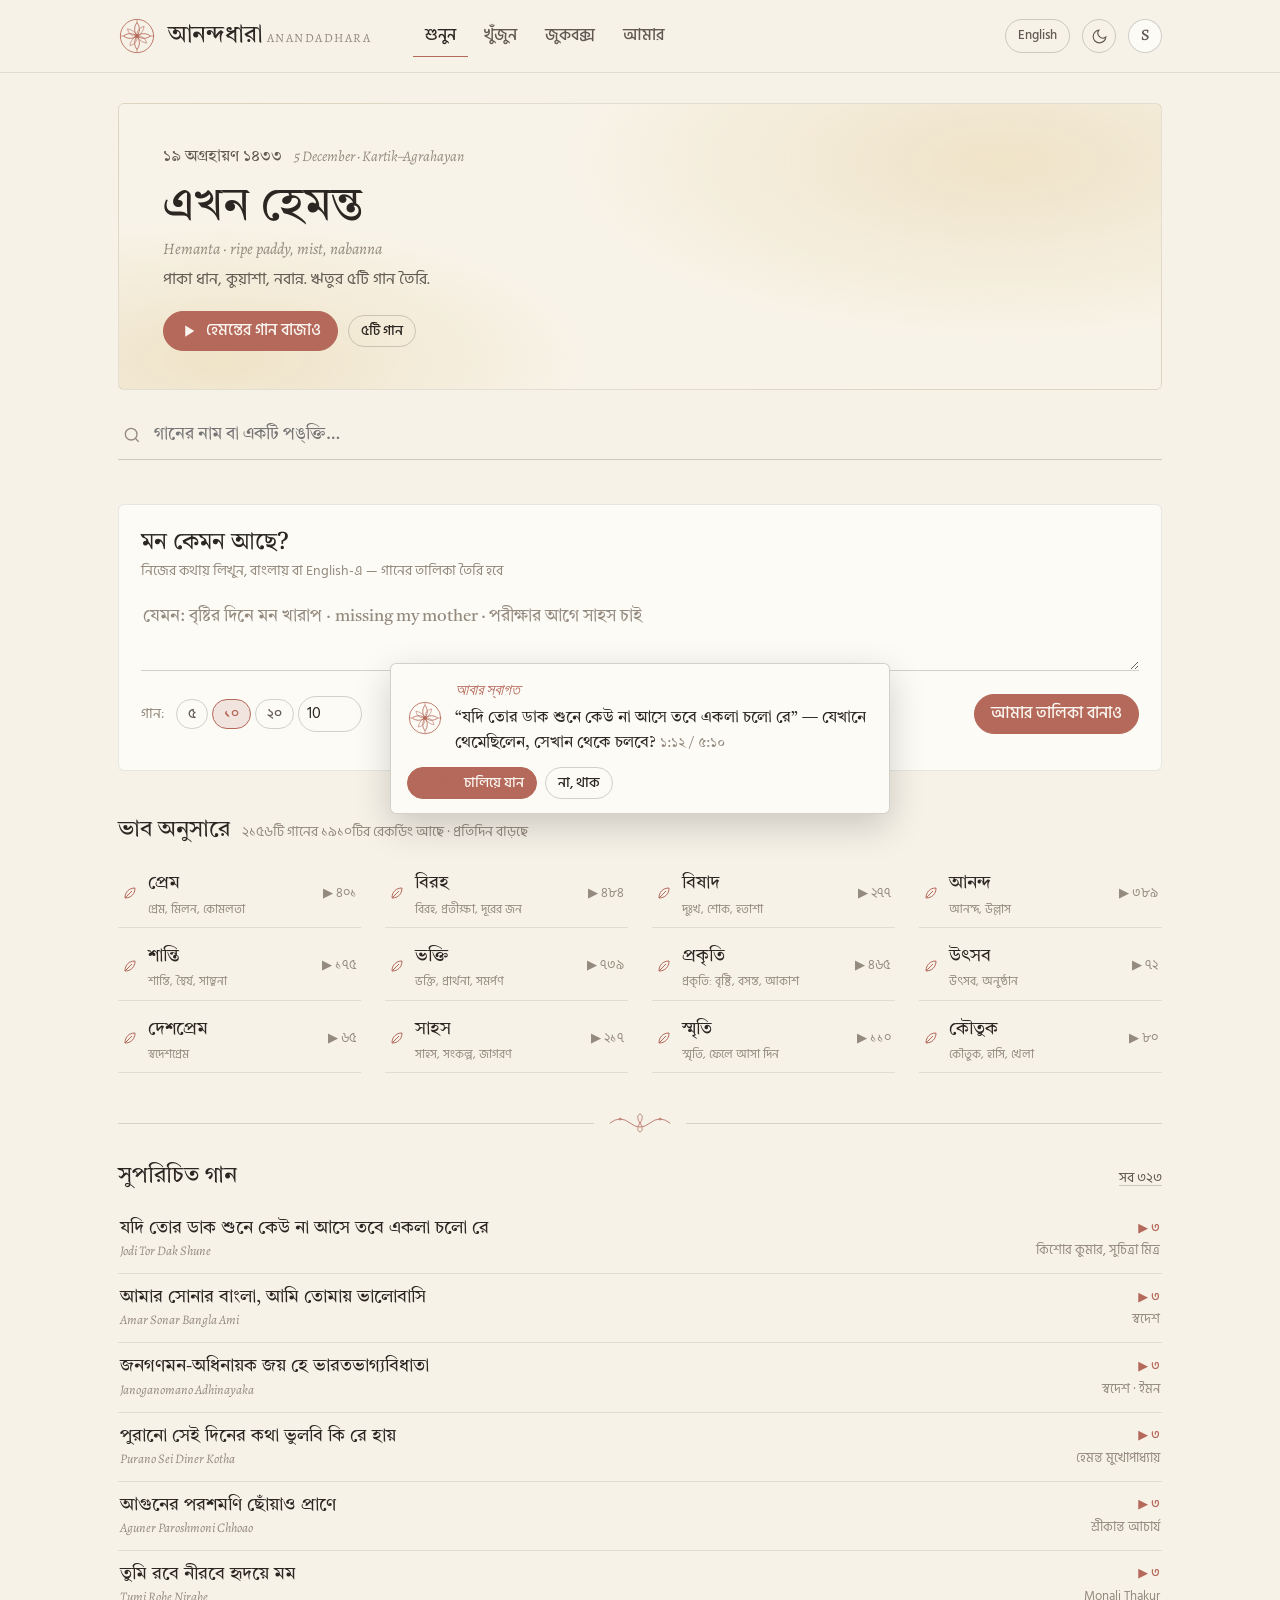
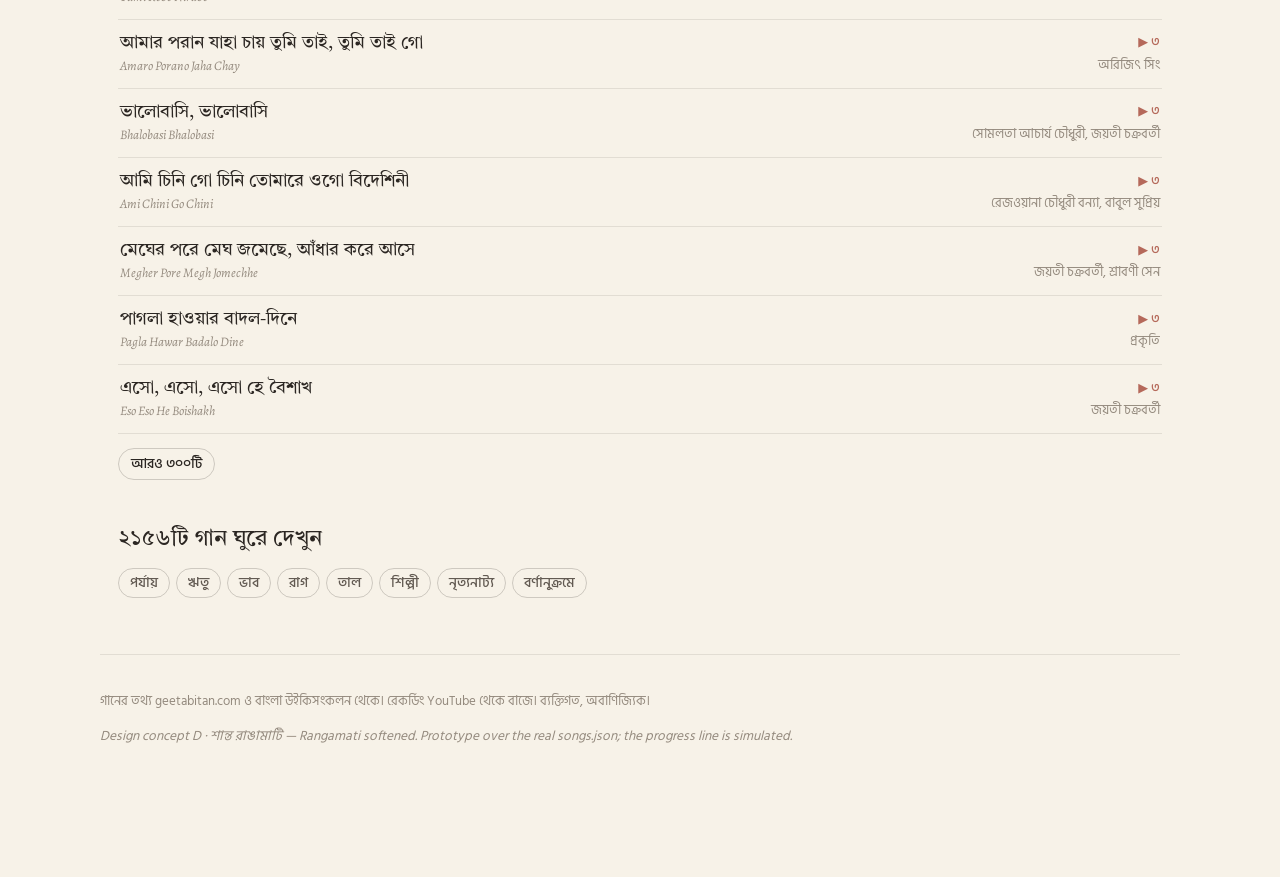
<file: design/mockups/d.html>
<!doctype html>
<html lang="bn" data-concept="d">
<head>
<meta charset="utf-8">
<meta name="viewport" content="width=device-width, initial-scale=1, viewport-fit=cover">
<title>আনন্দধারা · D — শান্ত রাঙামাটি</title>
<meta name="color-scheme" content="light dark">
<link rel="preconnect" href="https://fonts.googleapis.com">
<link rel="preconnect" href="https://fonts.gstatic.com" crossorigin>
<link href="https://fonts.googleapis.com/css2?family=Tiro+Bangla:ital@0;1&family=Noto+Serif+Bengali:wght@400;500&family=Hind+Siliguri:wght@400;500;600&family=Alegreya:ital,wght@0,400;0,500;1,400&display=swap" rel="stylesheet">
<style>
/* ===== D · শান্ত রাঙামাটি — Rangamati softened: rice-paper cream, warm ink, a dusty clay accent used only for
   hairlines, small labels, the active state and one primary button. One line-drawn alpona as the mark; quiet space. ===== */
:root{
  --paper:#f7f2e8; --paper2:#fbf8f1; --card:#fdfbf6; --ink:#2b2622; --ink2:#625a52; --ink3:#948a7e; --line:rgba(43,38,34,.1); --line2:rgba(43,38,34,.2);
  --clay:#b5695a; --clay-soft:#f1e3de; --clay-ink:#fbf6f0; --rule:#e6ddcf; --wash1:#f2e9d8; --wash2:#f7f2e8;
  --shadow:0 8px 28px rgba(80,60,40,.08); --tabs:60px; --bar:66px;
  --bn:"Tiro Bangla","Noto Serif Bengali",serif; --serif:"Noto Serif Bengali","Tiro Bangla",serif; --sans:"Hind Siliguri",system-ui,sans-serif; --en:"Alegreya",Georgia,serif; color-scheme:light;
}
[data-season=Grishma]{--wash1:#f3e6cf;--wash2:#f8f2e6}
[data-season=Barsha]{--wash1:#dfe4e4;--wash2:#f1f1ec}
[data-season=Sharat]{--wash1:#e0e9ee;--wash2:#f4f4ef}
[data-season=Hemanta]{--wash1:#efe3c8;--wash2:#f8f3e8}
[data-season=Sheet]{--wash1:#e8e6df;--wash2:#f5f3ee}
[data-season=Basanta]{--wash1:#f3dfd4;--wash2:#f9f1ea}
@media (prefers-color-scheme:dark){:root:not([data-theme=light]){
  --paper:#1b1917; --paper2:#201d1b; --card:#262220; --ink:#e9e2d7; --ink2:#b7ada1; --ink3:#857b70; --line:rgba(233,226,215,.1); --line2:rgba(233,226,215,.2);
  --clay:#d4958a; --clay-soft:#3a2b27; --clay-ink:#1b1917; --rule:#312c29; --wash1:#2a2521; --wash2:#1f1c1a; --shadow:0 8px 28px rgba(0,0,0,.35); color-scheme:dark}
  [data-season=Grishma]:not([data-theme=light]){--wash1:#2e2820}[data-season=Barsha]:not([data-theme=light]){--wash1:#23282b}[data-season=Sharat]:not([data-theme=light]){--wash1:#232a30}
  [data-season=Hemanta]:not([data-theme=light]){--wash1:#2d2820}[data-season=Sheet]:not([data-theme=light]){--wash1:#282726}[data-season=Basanta]:not([data-theme=light]){--wash1:#2f2422}}
:root[data-theme=dark]{--paper:#1b1917; --paper2:#201d1b; --card:#262220; --ink:#e9e2d7; --ink2:#b7ada1; --ink3:#857b70; --line:rgba(233,226,215,.1); --line2:rgba(233,226,215,.2);
  --clay:#d4958a; --clay-soft:#3a2b27; --clay-ink:#1b1917; --rule:#312c29; --wash1:#2a2521; --wash2:#1f1c1a; --shadow:0 8px 28px rgba(0,0,0,.35); color-scheme:dark}
:root[data-theme=dark][data-season=Grishma]{--wash1:#2e2820}:root[data-theme=dark][data-season=Barsha]{--wash1:#23282b}:root[data-theme=dark][data-season=Sharat]{--wash1:#232a30}
:root[data-theme=dark][data-season=Hemanta]{--wash1:#2d2820}:root[data-theme=dark][data-season=Sheet]{--wash1:#282726}:root[data-theme=dark][data-season=Basanta]{--wash1:#2f2422}

*{box-sizing:border-box}
[hidden]{display:none!important}
html,body{margin:0}
body{background:var(--paper);color:var(--ink);font-family:var(--sans);font-size:16px;line-height:1.6;overflow-x:hidden;padding-bottom:calc(var(--tabs) + var(--bar) + 24px + env(safe-area-inset-bottom))}
a{color:var(--ink);text-decoration:underline;text-decoration-color:var(--line2);text-underline-offset:3px;text-decoration-thickness:1px}
a:hover{text-decoration-color:var(--clay)}
button{font:inherit;color:inherit;cursor:pointer;background:none;border:0;padding:0}
:focus-visible{outline:2px solid var(--clay);outline-offset:3px;border-radius:3px}
#view:focus,#view:focus-visible{outline:none}
h1,h2,h3{margin:0;font-family:var(--serif);font-weight:500;line-height:1.3;text-wrap:balance}
.hint{color:var(--ink3);font-size:.86rem}
.wrap{max-width:1080px;margin:0 auto;padding:0 max(18px,env(safe-area-inset-left)) 0 max(18px,env(safe-area-inset-right))}
@media (prefers-reduced-motion:reduce){*,*::before,*::after{transition:none!important;animation:none!important;scroll-behavior:auto!important}}
.lab{font-family:var(--en);font-size:.72rem;letter-spacing:.16em;text-transform:uppercase;color:var(--clay)}

/* ---- top bar ---- */
.top{border-bottom:1px solid var(--line);background:var(--paper)}
.top .wrap{display:flex;align-items:center;gap:12px;height:64px}
.brand{display:flex;align-items:center;gap:12px;text-decoration:none;color:var(--ink);font-family:var(--bn);font-size:1.5rem;line-height:1}
.brand svg{width:38px;height:38px;color:var(--clay);flex:none}
.brand small{display:none;font-family:var(--en);font-size:.78rem;letter-spacing:.12em;text-transform:uppercase;color:var(--ink3);margin-left:4px}
.topnav{display:none;gap:4px;margin-left:30px}
.topnav a{padding:8px 12px;text-decoration:none;color:var(--ink2);font-weight:500;border-bottom:1px solid transparent}
.topnav a:hover{color:var(--ink)}
.topnav a[aria-current=page]{color:var(--ink);border-color:var(--clay)}
.spacer{flex:1}
.pill{height:34px;padding:0 12px;border-radius:999px;border:1px solid var(--line2);color:var(--ink2);font-weight:500;font-size:.84rem;display:inline-flex;align-items:center;gap:6px;background:transparent}
.pill:hover{border-color:var(--clay);color:var(--clay)}
.pill.ic{width:34px;padding:0;justify-content:center}
.pill svg{width:17px;height:17px}
.avatar{width:34px;height:34px;border-radius:50%;border:1px solid var(--line2);background:var(--card);color:var(--ink2);font-family:var(--en);font-weight:500;display:grid;place-items:center;position:relative}
.avatar.in::after{content:"";position:absolute;right:-1px;bottom:-1px;width:9px;height:9px;border-radius:50%;background:#6a9a6a;border:2px solid var(--paper)}
@media (min-width:900px){.topnav{display:flex}.brand small{display:inline}.top .wrap{height:72px}body{padding-bottom:calc(var(--bar) + 40px)}}
.tabs{position:fixed;left:0;right:0;bottom:0;z-index:30;height:calc(var(--tabs) + env(safe-area-inset-bottom));padding-bottom:env(safe-area-inset-bottom);display:flex;background:var(--paper2);border-top:1px solid var(--line)}
.tabs a{flex:1;display:flex;flex-direction:column;align-items:center;justify-content:center;gap:2px;color:var(--ink3);font-size:.76rem;font-weight:500;text-decoration:none}
.tabs a svg{width:23px;height:23px}
.tabs a[aria-current=page]{color:var(--clay)}
@media (min-width:900px){.tabs{display:none}}

/* ---- the quiet season wash ---- */
.hero{margin-top:22px;padding:30px 24px 28px;border-radius:6px;position:relative;overflow:hidden;background:
  radial-gradient(60% 90% at 85% 20%,var(--wash1),transparent 70%),radial-gradient(50% 70% at 10% 90%,var(--wash1),transparent 70%),var(--wash2);border:1px solid var(--line)}
.hero .date{font-family:var(--bn);font-size:1.02rem;color:var(--ink2);display:flex;flex-wrap:wrap;gap:4px 12px;align-items:baseline}
.hero .date .en{font-family:var(--en);font-style:italic;color:var(--ink3);font-size:.92rem}
.hero h1{font-family:var(--bn);font-weight:400;font-size:clamp(2rem,6vw,2.9rem);margin-top:10px;line-height:1.2}
.hero h1 small{display:block;font-family:var(--en);font-style:italic;font-size:1rem;color:var(--ink3);margin-top:4px}
.hero p{margin:8px 0 0;color:var(--ink2);max-width:46ch}
.hero .fest{margin-top:8px}
.hero .acts{display:flex;flex-wrap:wrap;gap:10px;margin-top:18px;align-items:center}
@media (min-width:900px){.hero{padding:40px 44px 38px;margin-top:30px}}

/* ---- buttons / chips ---- */
.btn{display:inline-flex;align-items:center;gap:8px;height:40px;padding:0 16px;border-radius:999px;border:1px solid var(--line2);background:transparent;color:var(--ink);font-weight:500;text-decoration:none;white-space:nowrap}
.btn:hover{border-color:var(--clay);color:var(--clay)}
.btn.pri{background:var(--clay);border-color:var(--clay);color:var(--clay-ink)}
.btn.pri:hover{color:var(--clay-ink);filter:brightness(1.05)}
.btn.sm{height:32px;padding:0 12px;font-size:.86rem}
.btn.ic{width:40px;padding:0;justify-content:center}
.btn.ic.sm{width:32px}
.btn[aria-pressed=true]{border-color:var(--clay);color:var(--clay);background:var(--clay-soft)}
.btn:disabled{opacity:.4;cursor:default}
.btn svg{width:18px;height:18px}
.chips{display:flex;flex-wrap:wrap;gap:6px}
.chips.scroll{flex-wrap:nowrap;overflow-x:auto;scrollbar-width:none;margin:0 -18px;padding:2px 18px}
.chips.scroll::-webkit-scrollbar{display:none}
@media (min-width:900px){.chips.scroll{margin:0;padding:2px 0}}
.chip{flex:0 0 auto;display:inline-flex;align-items:center;gap:6px;height:30px;padding:0 11px;border-radius:999px;border:1px solid var(--line2);background:transparent;color:var(--ink2);text-decoration:none;font-size:.86rem;font-weight:500}
.chip:hover{border-color:var(--clay);color:var(--clay)}
.chip[aria-pressed=true],.chip.on{border-color:var(--clay);color:var(--clay);background:var(--clay-soft)}
.chip small{opacity:.7;font-variant-numeric:tabular-nums}
.chip:disabled{opacity:.4;cursor:default}
.chip.x::after{content:"×";opacity:.7}

/* ---- sections ---- */
.sec{margin-top:44px}
.sec-h{display:flex;align-items:baseline;gap:12px;flex-wrap:wrap;margin-bottom:14px}
.sec-h h2{font-family:var(--bn);font-size:1.45rem;font-weight:400}
.sec-h .more{margin-left:auto;font-size:.9rem;color:var(--ink2)}
.card{background:var(--card);border:1px solid var(--line);border-radius:6px;padding:22px}
/* the one hairline alpona divider */
.div-alp{display:flex;align-items:center;gap:14px;margin:40px 0 0;color:var(--clay);opacity:.8}
.div-alp::before,.div-alp::after{content:"";flex:1;height:1px;background:var(--line2)}
.div-alp svg{width:64px;height:20px}
.search{display:flex;align-items:center;gap:10px;height:48px;padding:0 4px;border-bottom:1px solid var(--line2);margin-top:22px}
.search:focus-within{border-color:var(--clay)}
.search input{flex:1;min-width:0;border:0;background:none;font:inherit;font-family:var(--bn);font-size:1.08rem;color:var(--ink);outline:none}
.search svg{width:20px;height:20px;color:var(--ink3);flex:none}

/* feelings */
.feel h2{font-size:1.5rem}
.feel textarea{width:100%;font:inherit;font-family:var(--bn);font-size:1.08rem;line-height:1.7;padding:10px 2px;border:0;border-bottom:1px solid var(--line2);background:transparent;color:var(--ink);resize:vertical;min-height:64px;margin-top:10px;outline:none}
.feel textarea:focus{border-color:var(--clay)}
.feel textarea::placeholder{color:var(--ink3)}
.feel-row{display:flex;flex-wrap:wrap;gap:8px 12px;align-items:center;margin-top:14px}
.feel-row .go{margin-left:auto}
.feel-n{display:flex;gap:4px;align-items:center}
.feel-n input{width:4rem;font:inherit;padding:4px 8px;border:1px solid var(--line2);border-radius:999px;background:transparent;color:var(--ink)}
.feel-out{margin-top:14px;display:grid;gap:10px}
.feel-out p{margin:0}

/* moods: gentle text labels with a tiny line glyph */
.moods{display:grid;grid-template-columns:repeat(2,1fr);gap:4px 24px}
@media (min-width:600px){.moods{grid-template-columns:repeat(3,1fr)}}
@media (min-width:1000px){.moods{grid-template-columns:repeat(4,1fr)}}
.mood{display:grid;grid-template-columns:auto 1fr auto;gap:2px 10px;align-items:baseline;text-align:left;padding:10px 4px;border-bottom:1px solid var(--line);color:var(--ink)}
.mood:hover b{color:var(--clay)}
.mood svg{width:16px;height:16px;color:var(--clay);align-self:center;grid-row:1/span 2}
.mood b{font-family:var(--bn);font-weight:400;font-size:1.15rem}
.mood small{grid-column:2;color:var(--ink3);font-size:.78rem;line-height:1.3}
.mood .n{grid-column:3;grid-row:1/span 2;color:var(--ink3);font-size:.82rem;font-variant-numeric:tabular-nums;align-self:center}
.mood:disabled{opacity:.45;cursor:default}

/* rows */
.rows{list-style:none;margin:0;padding:0}
.rows li{border-bottom:1px solid var(--line)}
.rows a{display:grid;grid-template-columns:minmax(0,1fr) auto;gap:0 14px;padding:11px 2px;text-decoration:none;color:var(--ink)}
.rows a:hover{background:var(--paper2)}
.rows .t{font-family:var(--bn);font-size:1.12rem;line-height:1.4}
.rows .t2{color:var(--ink3);font-size:.82rem;font-family:var(--en);font-style:italic}
.rows .m{grid-row:1/span 2;grid-column:2;align-self:center;text-align:right;font-size:.8rem;color:var(--ink3);white-space:nowrap;display:grid;justify-items:end;gap:2px}
.rows .m b{color:var(--clay);font-weight:500}
.rows li.nr .t{color:var(--ink2)}
.rows .div{padding:14px 2px 4px}
.list-tools{display:flex;flex-wrap:wrap;gap:8px 14px;align-items:center;margin-bottom:6px}
.tog{display:inline-flex;gap:6px;align-items:center;font-size:.86rem;color:var(--ink2);cursor:pointer}
.more-row{margin-top:14px}

/* browse */
.kinds{display:flex;gap:2px;overflow-x:auto;scrollbar-width:none;margin:18px -18px 0;padding:0 18px;border-bottom:1px solid var(--line)}
.kinds::-webkit-scrollbar{display:none}
.kinds a{flex:0 0 auto;padding:8px 12px;text-decoration:none;color:var(--ink2);font-weight:500;font-size:.92rem;border-bottom:1px solid transparent;margin-bottom:-1px}
.kinds a:hover{color:var(--ink)}
.kinds a[aria-current=page]{color:var(--clay);border-color:var(--clay)}
@media (min-width:900px){.kinds{margin:18px 0 0;padding:0}}
.groups{display:grid;grid-template-columns:1fr;gap:0 32px;margin-top:10px}
@media (min-width:700px){.groups{grid-template-columns:1fr 1fr}}
.group{display:flex;align-items:baseline;gap:8px;padding:9px 2px;border-bottom:1px solid var(--line);text-decoration:none;color:var(--ink)}
.group:hover b{color:var(--clay)}
.group b{font-family:var(--bn);font-weight:400;font-size:1.1rem;white-space:nowrap}
.group small{color:var(--ink3);font-size:.8rem;white-space:nowrap;overflow:hidden;text-overflow:ellipsis;min-width:0}
.group .lead{flex:1;border-bottom:1px dotted var(--line2);min-width:14px;transform:translateY(-5px)}
.group .n{color:var(--ink3);font-size:.84rem;font-variant-numeric:tabular-nums;white-space:nowrap}
.group .n b{font-family:var(--sans);font-size:.84rem;color:var(--clay)}
.find{display:flex;align-items:center;gap:8px;height:38px;padding:0 4px;border-bottom:1px solid var(--line2);max-width:400px;margin-top:16px}
.find:focus-within{border-color:var(--clay)}
.find input{flex:1;min-width:0;border:0;background:none;font:inherit;color:var(--ink);outline:none}
.find svg{width:16px;height:16px;color:var(--ink3)}
.crumb{color:var(--ink3);font-size:.86rem;margin:18px 0 6px}
.crumb a{color:var(--ink3)}
.list-h{display:flex;flex-wrap:wrap;align-items:baseline;gap:6px 14px;margin:0 0 14px}
.list-h h1{font-family:var(--bn);font-weight:400;font-size:2rem}
.list-h .n{color:var(--ink3)}

/* song page: A's ruled leaf, softened */
.song{display:grid;grid-template-columns:minmax(0,1fr);gap:26px;margin-top:10px}
@media (min-width:900px){.song{grid-template-columns:minmax(0,1.2fr) minmax(0,.8fr);gap:48px;align-items:start}}
.leaf{background:var(--card);border:1px solid var(--line);border-radius:4px;padding:26px 24px 24px;position:relative;box-shadow:var(--shadow)}
.leaf.ruled{background-image:repeating-linear-gradient(transparent 0 33px,var(--rule) 33px 34px);background-origin:content-box}
.leaf::before{content:"";position:absolute;left:22px;top:0;bottom:0;width:1px;background:var(--clay);opacity:.35}
.leaf h1{font-family:var(--bn);font-weight:400;font-size:clamp(1.7rem,5vw,2.4rem);line-height:1.3;padding-left:14px}
.leaf .t2{font-family:var(--en);font-style:italic;color:var(--ink2);font-size:1.05rem;margin:4px 0 16px;padding-left:14px}
.leaf .acts{display:flex;flex-wrap:wrap;gap:8px;margin:0 0 20px;padding-left:14px}
.lyrics{white-space:pre-wrap;font-family:var(--bn);font-size:1.18rem;line-height:34px;margin:0;max-width:60ch;padding-left:14px}
.leaf .src{font-size:.82rem;color:var(--ink3);margin-top:16px;padding-left:14px}
.facts{display:grid;grid-template-columns:max-content minmax(0,1fr);gap:8px 16px;margin:0}
.facts dt{padding-top:4px}
.facts dd{margin:0}
.facts dd a{text-decoration:none;border-bottom:1px solid var(--line2)}
.facts dd a:hover{border-color:var(--clay)}
.facts dd .sub{color:var(--ink3);font-size:.84rem;margin-left:8px}
.vids{display:grid;gap:14px;margin-top:12px}
.vid{display:grid;grid-template-columns:124px 1fr;gap:12px;align-items:start;margin:0}
.vid .fr{position:relative;aspect-ratio:16/9;overflow:hidden;background:#000;border-radius:4px}
.vid .fr img{width:100%;height:100%;object-fit:cover;display:block;opacity:.92}
.vid .fr button{position:absolute;inset:0;display:grid;place-items:center}
.vid .fr button span{width:34px;height:34px;border-radius:50%;background:rgba(253,251,246,.9);color:var(--ink);display:grid;place-items:center}
.vid .fr button span svg{width:16px;height:16px}
.vid figcaption{font-size:.9rem;line-height:1.4;min-width:0}
.vid figcaption .s{font-family:var(--bn);font-size:1.02rem}
.vid figcaption small{display:block;color:var(--ink3);white-space:nowrap;overflow:hidden;text-overflow:ellipsis}
.vid .yt{display:inline-flex;align-items:center;gap:4px;font-size:.8rem;margin-top:3px;color:var(--ink2)}
.vid .yt svg{width:13px;height:13px}

/* jukebox */
.jb{margin-top:18px;display:grid;grid-template-columns:minmax(0,1fr);gap:20px}
@media (min-width:900px){.jb{grid-template-columns:minmax(0,1.25fr) minmax(340px,.85fr);gap:48px;align-items:start}}
.stage{position:relative;aspect-ratio:16/9;background:#1a1715;overflow:hidden;border-radius:6px;box-shadow:var(--shadow)}
.stage iframe,.stage img{position:absolute;inset:0;width:100%;height:100%;border:0;object-fit:cover}
.stage .empty{position:absolute;inset:0;display:grid;place-content:center;justify-items:center;gap:12px;text-align:center;padding:16px;color:var(--ink2);background:radial-gradient(60% 90% at 80% 20%,var(--wash1),transparent 70%),var(--wash2)}
.stage .empty svg{width:72px;height:72px;color:var(--clay)}
.stage .empty p{margin:0;max-width:34ch;font-family:var(--bn);font-size:1.05rem}
.stage .paused{position:absolute;inset:0;display:grid;place-items:center;background:rgba(0,0,0,.4)}
.stage .paused button{width:72px;height:72px;border-radius:50%;background:var(--card);color:var(--ink);display:grid;place-items:center}
.stage .paused button svg{width:30px;height:30px}
.now{margin-top:18px}
.now h2{font-family:var(--bn);font-weight:400;font-size:clamp(1.5rem,5vw,2.1rem);line-height:1.3}
.now h2 a{text-decoration:none}
.now .t2{font-family:var(--en);font-style:italic;color:var(--ink2);margin:2px 0 6px}
.now .meta{color:var(--ink2);font-size:.92rem;margin:0 0 6px}
.now .meta b{color:var(--ink);font-weight:500}
.seek{display:flex;align-items:center;gap:10px;font-size:.78rem;color:var(--ink3);font-variant-numeric:tabular-nums;margin:16px 0 10px}
.seek .trk{flex:1;height:2px;background:var(--line2);position:relative}
.seek .trk i{position:absolute;left:0;top:0;bottom:0;background:var(--clay);width:0}
.seek .trk i::after{content:"";position:absolute;right:-5px;top:-4px;width:10px;height:10px;border-radius:50%;background:var(--clay)}
.ctls{display:flex;align-items:center;gap:8px;flex-wrap:wrap}
.ctls .big{width:54px;height:54px;border-radius:50%;background:var(--clay);color:var(--clay-ink);display:grid;place-items:center}
.ctls .big svg{width:26px;height:26px}
.ctls .big:disabled{opacity:.4}
.jacts{display:flex;flex-wrap:wrap;gap:8px;margin-top:10px}
.next{margin:12px 0 0;color:var(--ink2);font-size:.9rem}
.jl{margin-top:18px}
.jl .leaf{padding:18px 20px}
.jl .lyrics{font-size:1.05rem;line-height:34px;max-height:17rem;overflow:auto}
.fbar{display:flex;flex-wrap:wrap;gap:8px 12px;align-items:center}
.fbar .cnt{font-weight:500;font-variant-numeric:tabular-nums}
.fbar .act{display:flex;flex-wrap:wrap;gap:6px;flex:1 1 200px}
.filters{display:grid;grid-template-columns:1fr;gap:16px;margin-top:16px}
.filters fieldset{border:0;border-top:1px solid var(--line);padding:10px 0 0;margin:0;min-width:0}
.filters legend{padding:0 6px 0 0}
.filters .find{margin:0 0 8px;height:34px;max-width:none}
.queue{list-style:none;margin:10px 0 0;padding:0}
.queue li{display:grid;grid-template-columns:1.8rem auto 1fr auto;gap:8px;align-items:center;padding:8px 2px;border-bottom:1px solid var(--line)}
.queue li.now{background:var(--clay-soft)}
.queue .num{font-family:var(--bn);color:var(--ink3);text-align:right;font-size:.9rem}
.queue .t{font-family:var(--bn);font-size:1.05rem;color:var(--ink);display:block;line-height:1.35;text-decoration:none}
.queue .s{display:block;font-size:.8rem;color:var(--ink3)}
.queue .s b{color:var(--ink);font-weight:500}
.queue .tag{display:inline-block;font-family:var(--en);font-size:.66rem;letter-spacing:.12em;text-transform:uppercase;color:var(--clay);margin-left:8px}
.queue .lk{color:var(--clay)}
.queue .ex{display:flex;gap:4px}

/* mine */
.acct{display:grid;grid-template-columns:auto 1fr;gap:14px;align-items:center;margin:14px 0 18px}
.acct .avatar{width:44px;height:44px;font-size:1.1rem}
.acct p{margin:0}
.acct .btn{grid-column:1/-1;justify-self:start}
@media (min-width:600px){.acct{grid-template-columns:auto 1fr auto}.acct .btn{grid-column:auto}}
.empty{text-align:center;color:var(--ink2);padding:30px 18px}
.empty b{display:block;font-family:var(--bn);font-size:1.3rem;font-weight:400;color:var(--ink)}
.empty p{margin:6px auto 0;max-width:36ch}

/* persistent player bar */
.bar{position:fixed;left:0;right:0;bottom:calc(var(--tabs) + env(safe-area-inset-bottom));z-index:31;height:var(--bar);background:var(--paper2);border-top:1px solid var(--line);display:flex;align-items:center;gap:10px;padding:0 10px}
.bar .prog{position:absolute;left:0;right:0;top:-1px;height:2px;background:var(--line)}
.bar .prog i{display:block;height:100%;background:var(--clay);width:0}
.bar .th{width:62px;height:40px;object-fit:cover;flex:none;background:#000;border-radius:3px;opacity:.92}
.bar .meta{flex:1;min-width:0;color:var(--ink);text-decoration:none}
.bar .meta b{display:block;font-family:var(--bn);font-weight:400;font-size:1.02rem;white-space:nowrap;overflow:hidden;text-overflow:ellipsis;line-height:1.3}
.bar .meta span{display:block;font-size:.76rem;color:var(--ink3);white-space:nowrap;overflow:hidden;text-overflow:ellipsis}
.bar .time{display:none;font-size:.74rem;color:var(--ink3);font-variant-numeric:tabular-nums}
.bar .ctl{display:flex;gap:2px;flex:none}
.bar .ctl button{width:40px;height:40px;border-radius:50%;display:grid;place-items:center;color:var(--ink)}
.bar .ctl button:hover{background:var(--clay-soft)}
.bar .ctl button.on{color:var(--clay)}
.bar .ctl .pp{background:var(--clay);color:var(--clay-ink)}
.bar .ctl svg{width:22px;height:22px}
.bar .yt,.bar .likeb{display:none}
@media (min-width:900px){.bar{bottom:0;height:72px;padding:0 32px;gap:18px}.bar .time,.bar .yt,.bar .likeb{display:inline-flex}.bar .ctl{gap:8px}.bar .meta{flex:0 1 420px}.bar .mid{flex:1;display:flex;justify-content:center}}
body[data-page=jukebox] .bar{display:none}

/* welcome back, popover, toast, footer */
.resume{position:fixed;left:50%;transform:translateX(-50%);bottom:calc(var(--tabs) + var(--bar) + 18px + env(safe-area-inset-bottom));z-index:32;width:min(500px,calc(100% - 28px));background:var(--card);border:1px solid var(--line2);border-radius:6px;box-shadow:0 12px 36px rgba(0,0,0,.18);padding:14px 16px;display:grid;grid-template-columns:auto 1fr;gap:2px 12px;align-items:center}
.resume svg{width:36px;height:36px;color:var(--clay);grid-row:1/span 2}
.resume .kick{font-family:var(--en);font-style:italic;color:var(--clay);font-size:1rem}
.resume p{margin:0;font-family:var(--bn);font-size:1rem}
.resume .acts{grid-column:1/-1;display:flex;gap:8px;margin-top:8px}
@media (min-width:900px){.resume{bottom:calc(var(--bar) + 20px)}}
body[data-page=jukebox] .resume{bottom:calc(var(--tabs) + 16px)}
.pop{position:fixed;right:14px;top:70px;z-index:35;width:min(320px,calc(100% - 28px));background:var(--card);border:1px solid var(--line2);border-radius:6px;box-shadow:0 12px 36px rgba(0,0,0,.18);padding:16px}
.pop h3{font-family:var(--bn);font-weight:400;font-size:1.15rem;margin-bottom:8px}
.pop .r{display:flex;gap:10px;align-items:center;justify-content:space-between;padding:10px 0;border-top:1px solid var(--line)}
.pop .r:first-of-type{border-top:0}
.pop .r small{display:block;color:var(--ink3);font-size:.78rem}
.pop .r label{display:flex;gap:10px;align-items:flex-start;cursor:pointer;flex:1}
.pop .r input{margin-top:4px;accent-color:var(--clay)}
.pop .btn{width:100%;justify-content:center}
.toast{position:fixed;left:50%;bottom:calc(var(--tabs) + var(--bar) + 26px);transform:translateX(-50%) translateY(10px);background:var(--ink);color:var(--paper);padding:8px 14px;border-radius:999px;font-size:.86rem;opacity:0;transition:all .25s;z-index:50;pointer-events:none;white-space:nowrap}
.toast.on{opacity:1;transform:translateX(-50%)}
.foot{margin-top:56px;padding:22px 0 10px;border-top:1px solid var(--line);color:var(--ink3);font-size:.84rem}
.loading{padding:60px 0;text-align:center;color:var(--ink3);font-family:var(--bn)}
input[type=checkbox]{accent-color:var(--clay)}
</style>
</head>
<body>
<svg width="0" height="0" style="position:absolute" aria-hidden="true"><defs>
  <!-- the mark: one single-weight line-drawn alpona lotus -->
  <symbol id="mark" viewBox="0 0 48 48"><g fill="none" stroke="currentColor" stroke-width="1.1" stroke-linecap="round" stroke-linejoin="round">
    <circle cx="24" cy="24" r="21"/><circle cx="24" cy="24" r="2.2"/>
    <path d="M24 24c-4-5-4-12 0-17 4 5 4 12 0 17zM24 24c5-4 12-4 17 0-5 4-12 4-17 0zM24 24c4 5 4 12 0 17-4-5-4-12 0-17zM24 24c-5 4-12 4-17 0 5-4 12-4 17 0z"/>
    <path d="M24 24c-1-6 3-11 9-12-1 6-5 11-9 12zM24 24c6-1 11 3 12 9-6-1-11-5-12-9zM24 24c1 6-3 11-9 12 1-6 5-11 9-12zM24 24c-6 1-11-3-12-9 6 1 11 5 12 9z" opacity=".7"/>
    <path d="M24 4.5v2M43.5 24h-2M24 43.5v-2M4.5 24h2" opacity=".8"/></g></symbol>
  <symbol id="divider" viewBox="0 0 64 20"><g fill="none" stroke="currentColor" stroke-width="1" stroke-linecap="round"><path d="M2 10q10-8 20 0t20 0 20 0"/><path d="M32 10c-3-4-3-8 0-9 3 1 3 5 0 9zM32 10c3 4 3 8 0 9-3-1-3-5 0-9z"/><circle cx="12" cy="6" r="1"/><circle cx="52" cy="6" r="1"/></g></symbol>
  <symbol id="leaf-g" viewBox="0 0 16 16"><path d="M3 13c0-6 4-10 10-10 0 6-4 10-10 10zM3 13l7-7" fill="none" stroke="currentColor" stroke-width="1"/></symbol>
  <symbol id="i-play" viewBox="0 0 24 24"><path d="M7 4.5v15l12-7.5z" fill="currentColor"/></symbol>
  <symbol id="i-pause" viewBox="0 0 24 24"><path d="M7 5h3.5v14H7zM13.5 5H17v14h-3.5z" fill="currentColor"/></symbol>
  <symbol id="i-next" viewBox="0 0 24 24"><path d="M5 5v14l10-7zM16 5h3v14h-3z" fill="currentColor"/></symbol>
  <symbol id="i-prev" viewBox="0 0 24 24"><path d="M19 5v14L9 12zM5 5h3v14H5z" fill="currentColor"/></symbol>
  <symbol id="i-heart" viewBox="0 0 24 24"><path d="M12 20.5 3.9 12.4a4.6 4.6 0 0 1 6.5-6.5l1.6 1.6 1.6-1.6a4.6 4.6 0 0 1 6.5 6.5z" fill="none" stroke="currentColor" stroke-width="1.6"/></symbol>
  <symbol id="i-heart-f" viewBox="0 0 24 24"><path d="M12 20.5 3.9 12.4a4.6 4.6 0 0 1 6.5-6.5l1.6 1.6 1.6-1.6a4.6 4.6 0 0 1 6.5 6.5z" fill="currentColor"/></symbol>
  <symbol id="i-search" viewBox="0 0 24 24"><circle cx="11" cy="11" r="7" fill="none" stroke="currentColor" stroke-width="1.6"/><path d="M20 20l-3.5-3.5" stroke="currentColor" stroke-width="1.6"/></symbol>
  <symbol id="i-moon" viewBox="0 0 24 24"><path d="M21 12.8A9 9 0 1 1 11.2 3a7 7 0 0 0 9.8 9.8z" fill="none" stroke="currentColor" stroke-width="1.6"/></symbol>
  <symbol id="i-yt" viewBox="0 0 24 24"><path d="M3 8.5C3 6.6 4.6 5 6.5 5h11C19.4 5 21 6.6 21 8.5v7c0 1.9-1.6 3.5-3.5 3.5h-11C4.6 19 3 17.4 3 15.5z" fill="none" stroke="currentColor" stroke-width="1.6"/><path d="M10 9v6l5-3z" fill="currentColor"/></symbol>
  <symbol id="i-ext" viewBox="0 0 24 24"><path d="M14 4h6v6M20 4l-9 9M18 14v5a1 1 0 0 1-1 1H5a1 1 0 0 1-1-1V7a1 1 0 0 1 1-1h5" fill="none" stroke="currentColor" stroke-width="1.6"/></symbol>
  <symbol id="i-spark" viewBox="0 0 24 24"><path d="M12 3l1.8 5.2L19 10l-5.2 1.8L12 17l-1.8-5.2L5 10l5.2-1.8zM19 16l.8 2.2L22 19l-2.2.8L19 22l-.8-2.2L16 19l2.2-.8z" fill="none" stroke="currentColor" stroke-width="1.4" stroke-linejoin="round"/></symbol>
  <symbol id="i-home" viewBox="0 0 24 24"><path d="M3 11l9-8 9 8v10a1 1 0 0 1-1 1h-5v-7h-6v7H4a1 1 0 0 1-1-1z" fill="none" stroke="currentColor" stroke-width="1.6"/></symbol>
  <symbol id="i-music" viewBox="0 0 24 24"><path d="M9 18V5l12-2v13" fill="none" stroke="currentColor" stroke-width="1.6"/><circle cx="6" cy="18" r="3" fill="none" stroke="currentColor" stroke-width="1.6"/><circle cx="18" cy="16" r="3" fill="none" stroke="currentColor" stroke-width="1.6"/></symbol>
  <symbol id="i-g" viewBox="0 0 24 24"><path d="M21.6 12.2c0-.7-.1-1.4-.2-2H12v3.9h5.4a4.6 4.6 0 0 1-2 3v2.5h3.2c1.9-1.7 3-4.3 3-7.4z" fill="#4285F4"/><path d="M12 22c2.7 0 5-.9 6.6-2.4l-3.2-2.5c-.9.6-2 1-3.4 1-2.6 0-4.8-1.8-5.6-4.1H3.1v2.6A10 10 0 0 0 12 22z" fill="#34A853"/><path d="M6.4 14a6 6 0 0 1 0-3.9V7.5H3.1a10 10 0 0 0 0 9z" fill="#FBBC05"/><path d="M12 6c1.5 0 2.8.5 3.8 1.5l2.9-2.9A10 10 0 0 0 3.1 7.5l3.3 2.6C7.2 7.8 9.4 6 12 6z" fill="#EA4335"/></symbol>
</defs></svg>

<header class="top"><div class="wrap">
  <a class="brand" href="#/"><svg aria-hidden="true"><use href="#mark"/></svg><span>আনন্দধারা<small>Anandadhara</small></span></a>
  <nav class="topnav" aria-label="Main" id="topnav"></nav>
  <span class="spacer"></span>
  <button class="pill" id="lang" type="button"></button>
  <button class="pill ic" id="theme" type="button" aria-label="Night / day"><svg><use href="#i-moon"/></svg></button>
  <button class="avatar" id="acct" type="button" aria-haspopup="dialog" aria-expanded="false">S</button>
</div></header>

<main class="wrap" id="view" tabindex="-1"><p class="loading">গান আসছে… loading songs.json</p></main>

<section class="wrap" id="jukebox" hidden aria-label="Jukebox">
  <div class="jb">
    <div>
      <div class="stage" id="stage"></div>
      <div class="now" id="now"></div>
      <div class="seek" id="seek"><span id="seek-a">0:00</span><div class="trk"><i id="seek-i"></i></div><span id="seek-b">0:00</span></div>
      <div class="ctls" id="ctls"></div>
      <div class="jacts" id="jacts"></div>
      <p class="next" id="next"></p>
      <div id="jl"></div>
    </div>
    <div>
      <div class="fbar" id="fbar"></div>
      <div class="filters" id="filters" hidden></div>
      <div class="sec-h" style="margin-top:22px"><h2 id="qh" style="font-size:1.2rem"></h2><span class="hint" id="qn"></span></div>
      <ol class="queue" id="queue"></ol>
      <p class="more-row"><button class="btn sm" id="qmore" type="button" hidden></button></p>
    </div>
  </div>
</section>

<nav class="tabs" aria-label="Main" id="tabs"></nav>
<div class="pop" id="pop" hidden role="dialog" aria-label="Account"></div>
<div class="resume" id="resume" hidden role="dialog" aria-live="polite"></div>
<div class="bar" id="bar" hidden role="region" aria-label="Now playing"></div>
<div class="toast" id="toast" role="status"></div>
<footer class="wrap foot" id="foot"></footer>

<script src="common.js"></script>
<script>
(() => {
const { $, $$, esc, enc, state, t, num, nameOf, moodDesc, player, on } = AD;
let D = null, cur = { page: "home", parts: [] }, resumeDismissed = false;
const icon = (id) => `<svg aria-hidden="true"><use href="#${id}"/></svg>`;
const divider = () => `<div class="div-alp" aria-hidden="true"><svg><use href="#divider"/></svg></div>`;
const toast = (m) => { const el = $("#toast"); el.textContent = m; el.classList.add("on"); clearTimeout(el._t); el._t = setTimeout(() => el.classList.remove("on"), 1800); };
const songHref = (s) => `#/song/${enc(s.id)}`;
const setSeason = (k) => { document.documentElement.dataset.season = k; };
function festival() {
  const d = AD.bengaliDate(), m = d.monthEn, day = d.day, bn = state.lang === "bn";
  if (m === "Baishakh" && day === 1) return bn ? "শুভ নববর্ষ" : "Noboborsho";
  if (m === "Baishakh" && day >= 23 && day <= 25) return bn ? "পঁচিশে বৈশাখ" : "25 Baishakh — Tagore's birthday";
  if (m === "Shraban" && day === 22) return bn ? "বাইশে শ্রাবণ" : "22 Shraban";
  if (m === "Poush" && day >= 7 && day <= 9) return bn ? "পৌষমেলা, শান্তিনিকেতন" : "Poush Mela at Santiniketan";
  return "";
}

/* ---- shell ---- */
function renderNav() {
  const items = [["", "listen", "i-home"], ["browse/popular", "browse", "i-search"], ["jukebox", "jukebox", "i-music"], ["mine", "mine", "i-heart"]];
  const active = { home: "", song: "", browse: "browse/popular", list: "browse/popular", jukebox: "jukebox", mine: "mine" }[cur.page] ?? "";
  $("#topnav").innerHTML = items.map(([h, k]) => `<a href="#/${h}"${h === active ? ' aria-current="page"' : ""}>${t(k)}</a>`).join("");
  $("#tabs").innerHTML = items.map(([h, k, i]) => `<a href="#/${h}"${h === active ? ' aria-current="page"' : ""}>${icon(i)}<span>${t(k)}</span></a>`).join("");
  $("#lang").textContent = t("language");
  $("#acct").textContent = state.signedIn ? "Y" : "S"; $("#acct").classList.toggle("in", !!state.signedIn);
  $("#foot").innerHTML = `<p>${t("footer")}</p><p><i>Design concept D · শান্ত রাঙামাটি — Rangamati softened. Prototype over the real songs.json; the progress line is simulated.</i></p>`;
}
function renderPop() {
  const p = $("#pop");
  p.innerHTML = `<h3>${t("account")}</h3>
    <div class="r">${state.signedIn ? `<div><b>${esc(state.email)}</b><small>${t("syncedAs", state.email)}</small></div><button class="btn sm" id="p-out" type="button">${t("signOut")}</button>`
      : `<div style="flex:1"><button class="btn" id="p-in" type="button">${icon("i-g")} ${t("signIn")}</button><small style="display:block;margin-top:6px;color:var(--ink3)">${t("signInHint")}</small></div>`}</div>
    <div class="r"><label><input type="checkbox" id="p-prem"${state.premium ? " checked" : ""}><span>${t("premium")}<small>${t("premiumHint")}</small></span></label></div>
    <div class="r"><span>${t("theme")}</span><button class="pill ic" id="p-theme" type="button" aria-label="${t("theme")}">${icon("i-moon")}</button></div>
    <div class="r"><span>${state.lang === "bn" ? "ভাষা" : "Language"}</span><button class="pill" id="p-lang" type="button">${t("language")}</button></div>
    <p class="hint" style="margin:8px 0 0">${t("demoNote")}</p>`;
  const b = $("#p-in"); if (b) b.onclick = () => { AD.signIn(); toast(t("syncedAs", state.email)); };
  const o = $("#p-out"); if (o) o.onclick = AD.signOut;
  $("#p-prem").onchange = (e) => AD.setPremium(e.target.checked); $("#p-theme").onclick = AD.toggleTheme; $("#p-lang").onclick = () => AD.setLang(state.lang === "bn" ? "en" : "bn");
}
function renderResume() {
  const r = state.resume, el = $("#resume"), show = r && !resumeDismissed && !player.current && D.BY_ID.get(r.id);
  el.hidden = !show; if (!show) return;
  const s = D.BY_ID.get(r.id), v = s.videos.find((x) => x.id === r.vid) || s.videos[0];
  el.innerHTML = `${icon("mark")}<div class="kick">${t("welcome")}</div><p>${t("continueQ", `“${esc(AD.title(s))}”`)} <span class="hint">${AD.fmtTime(r.pos)} / ${AD.fmtTime(v.sec)}</span></p>
    <div class="acts"><button class="btn sm pri" id="r-go" type="button">${icon("i-play")} ${t("cont")}</button><button class="btn sm" id="r-no" type="button">${t("dismiss")}</button></div>`;
  $("#r-go").onclick = () => { player.play(s, v, r.pos); AD.go("#/jukebox"); }; $("#r-no").onclick = () => { resumeDismissed = true; renderResume(); };
}
function renderBar() {
  const c = player.current, bar = $("#bar"); bar.hidden = !c; if (!c) return;
  const s = c.song, v = c.video, singers = (v.singers || []).map((x) => nameOf("singer", x));
  bar.innerHTML = `<div class="prog"><i id="bar-i"></i></div><img class="th" src="${AD.thumb(v, "mqdefault")}" alt="">
    <a class="meta" href="#/jukebox"><b>${esc(AD.title(s))}</b><span>${singers.length ? esc(singers.join(", ")) : esc(v.ch)}${player.upNext ? ` · ${t("upNext")}: ${esc(AD.title(player.upNext.song))}` : ""}</span></a>
    <div class="mid"><span class="time" id="bar-t"></span></div>
    <a class="btn sm ic yt" href="${AD.ytWatch(v)}" target="_blank" rel="noopener" title="${t("openYt")}" aria-label="${t("openYt")}">${icon("i-yt")}</a>
    <div class="ctl"><button type="button" id="b-like" class="likeb ${AD.isLiked(s.id) ? "on" : ""}" aria-pressed="${AD.isLiked(s.id)}" aria-label="${t("like")}">${icon(AD.isLiked(s.id) ? "i-heart-f" : "i-heart")}</button>
      <button type="button" id="b-pp" class="pp" aria-label="${player.playing ? t("pause") : t("play")}">${icon(player.playing ? "i-pause" : "i-play")}</button>
      <button type="button" id="b-next" aria-label="${t("next")}">${icon("i-next")}</button></div>`;
  $("#b-like").onclick = player.likeCurrent; $("#b-pp").onclick = player.toggle; $("#b-next").onclick = player.next; renderProgress();
}
function renderProgress() {
  const c = player.current; if (!c) return;
  const pct = Math.min(100, (player.pos / c.video.sec) * 100) + "%";
  const bi = $("#bar-i"); if (bi) bi.style.width = pct; $("#seek-i").style.width = pct;
  const bt = $("#bar-t"); if (bt) bt.textContent = `${AD.fmtTime(player.pos)} / ${AD.fmtTime(c.video.sec)}`;
  $("#seek-a").textContent = AD.fmtTime(player.pos); $("#seek-b").textContent = AD.fmtTime(c.video.sec);
}

/* ---- lists ---- */
function row(s) {
  const sg = AD.singersOf(s).map((x) => nameOf("singer", x)), meta = sg.length ? sg.slice(0, 2).join(", ") : [nameOf("parjay", s.parjay), nameOf("raag", s.raag)].filter(Boolean).join(" · ");
  return `<li class="${AD.hasRec(s) ? "" : "nr"}"><a href="${songHref(s)}"><span class="t">${esc(AD.title(s))}</span><span class="m">${AD.hasRec(s) ? `<b>▶ ${num(s.videos.length)}</b>` : ""}<span>${esc(meta)}</span></span>${AD.title2(s) ? `<span class="t2">${esc(AD.title2(s))}</span>` : ""}</a></li>`;
}
function songList(list, { limit = 60, toggle = true, recFirst = true } = {}) {
  const wrap = document.createElement("div"); let shown = limit, recOnly = false;
  const draw = () => {
    const rec = list.filter(AD.hasRec), rest = list.filter((s) => !AD.hasRec(s)), all = recOnly ? rec : recFirst ? rec.concat(rest) : list, vis = all.slice(0, shown);
    const firstRest = recFirst ? vis.findIndex((s) => !AD.hasRec(s)) : -1;
    wrap.innerHTML = (toggle ? `<div class="list-tools"><label class="tog"><input type="checkbox" class="ro"${recOnly ? " checked" : ""}> ${t("recOnly", rec.length, list.length)}</label></div>` : "")
      + `<ul class="rows">${vis.map((s, i) => (i === firstRest && i > 0 ? `<li class="div lab">${t("noRec")}</li>` : "") + row(s)).join("") || `<li class="div lab">${t("noRec")}</li>`}</ul>`
      + (all.length > shown ? `<p class="more-row"><button class="btn sm" type="button">${t("showMore", Math.min(300, all.length - shown))}</button></p>` : "");
    const ro = $(".ro", wrap); if (ro) ro.onchange = (e) => { recOnly = e.target.checked; draw(); };
    const b = $(".more-row button", wrap); if (b) b.onclick = () => { shown += 300; draw(); };
  };
  draw(); return wrap;
}

/* ---- home ---- */
function renderHome() {
  $("#view").innerHTML = `<div id="hero"></div><div class="search"><svg aria-hidden="true"><use href="#i-search"/></svg><input id="q" type="search" placeholder="${t("searchPh")}" aria-label="${t("search")}" autocomplete="off"></div><div id="body"></div>`;
  const body = $("#body"), input = $("#q"); renderHero();
  const run = () => { if (input.value.trim()) { const res = AD.searchSongs(input.value); body.innerHTML = `<div class="sec"><div class="sec-h"><h2>${res.length ? t("found", res.length) : t("nothingFound")}</h2></div></div>`; body.append(songList(res, { recFirst: false })); } else renderListen(body); };
  input.oninput = run; run();
}
function renderHero() {
  const k = AD.currentSeason(), S = AD.SEASONS[k], d = AD.bengaliDate(), n = D.SONGS.filter((s) => s.season === k && AD.hasRec(s)).length, f = festival();
  setSeason(k);
  $("#hero").innerHTML = `<section class="hero" aria-label="${state.lang === "bn" ? S.bn : k}">
      <div class="date"><span>${esc(d.text)}</span><span class="en">${new Date().toLocaleDateString("en-GB", { day: "numeric", month: "long" })} · ${state.lang === "bn" ? S.monthsEn : S.months}</span></div>
      <h1>${t("seasonNow", state.lang === "bn" ? S.bn : k)}<small>${state.lang === "bn" ? k + " · " + S.noteEn : S.bn + " · " + S.note}</small></h1>
      ${f ? `<div class="lab fest">${esc(f)}</div>` : ""}
      <p>${state.lang === "bn" ? S.note : S.noteEn}. ${n ? t("seasonSongs", n) : t("seasonSoon")}.</p>
      <div class="acts"><button class="btn pri" type="button" id="h-play"${n ? "" : " disabled"}>${icon("i-play")} ${t("playSeason", state.lang === "bn" ? S.bn : k)}</button><a class="btn sm" href="#/list/season/${k}">${t("songsCount", D.SONGS.filter((s) => s.season === k).length)}</a></div>
    </section>`;
  $("#h-play").onclick = () => { player.setFilter("season", k); player.start(); AD.go("#/jukebox"); };
}
function renderListen(body) {
  const SONGS = D.SONGS, totalRec = SONGS.filter(AD.hasRec).length, pop = AD.popular(), popRec = pop.filter(AD.hasRec);
  body.innerHTML = `
    <section class="sec card feel" id="feel" aria-labelledby="feel-h"></section>
    <section class="sec" aria-labelledby="h-m"><div class="sec-h"><h2 id="h-m">${t("moods")}</h2><span class="hint">${t("ofSongs", totalRec, SONGS.length)}</span></div>
      <div class="moods">${Object.keys(D.META.moods).map((m) => { const n = SONGS.filter((s) => AD.hasRec(s) && (s.moods || []).includes(m)).length;
        return `<button class="mood" type="button" data-play="mood:${m}"${n ? "" : " disabled"}>${icon("leaf-g")}<b>${esc(nameOf("mood", m))}</b><small>${esc(moodDesc(m))}</small><span class="n">${n ? `▶ ${num(n)}` : t("comingSoon")}</span></button>`; }).join("")}</div></section>
    ${divider()}
    <section class="sec" aria-labelledby="h-pop" style="margin-top:28px"><div class="sec-h"><h2 id="h-pop">${t("wellKnown")}</h2><a class="more" href="#/browse/popular">${t("all", pop.length)}</a></div><div id="pop"></div></section>
    <section class="sec" aria-labelledby="h-ex"><div class="sec-h"><h2 id="h-ex">${t("exploreAll", SONGS.length)}</h2></div><div class="chips">${Object.entries(AD.KINDS).filter(([k]) => k !== "popular").map(([k, v]) => `<a class="chip" href="#/browse/${k}">${t(v.key)}</a>`).join("")}</div></section>`;
  $("#pop", body).append(songList(popRec.length >= 12 ? popRec : pop, { limit: 12, toggle: false }));
  renderFeel($("#feel", body));
  $$("[data-play]", body).forEach((b) => b.onclick = () => { const [k, v] = b.dataset.play.split(":"); player.setFilter(k, v); player.start(); AD.go("#/jukebox"); });
}
function renderFeel(box) {
  box.innerHTML = `<h2 id="feel-h">${t("feelH")}</h2><p class="hint" style="margin:2px 0 0">${t("feelHint")}</p>
    <textarea id="ft" rows="2" placeholder="${esc(t("feelPh"))}" aria-labelledby="feel-h"></textarea>
    <div class="feel-row"><span class="hint">${t("songsN")}</span><div class="feel-n" role="group">${[5, 10, 20].map((k) => `<button type="button" class="chip" data-n="${k}" aria-pressed="${k === 10}">${num(k)}</button>`).join("")}<input id="fn" type="number" min="1" max="50" value="10" aria-label="${t("songsN")}"></div><button class="btn pri go" id="fgo" type="button">${t("makeList")}</button></div>
    <div class="feel-out" id="fout" aria-live="polite"></div>`;
  let st = null; const count = () => Math.max(1, Math.min(50, +$("#fn", box).value || 10));
  $$("[data-n]", box).forEach((b) => b.onclick = () => { $("#fn", box).value = b.dataset.n; $$("[data-n]", box).forEach((x) => x.setAttribute("aria-pressed", String(x === b))); if (st) draw(); });
  const draw = () => {
    const out = $("#fout", box), active = st.moods.filter((m) => m.on);
    const picks = active.length || (st.seasonOn && st.season) ? AD.buildPlaylist({ moods: active, season: st.seasonOn ? st.season : null }, count()) : [];
    out.innerHTML = `${st.hits.length ? `<p class="hint">${t("recognised")} ${[...new Set(st.hits.map((h) => `“${esc(h.word)}” → ${esc(nameOf("mood", h.mood))}`))].join(", ")}</p>` : `<p class="hint">${t("notFound")}</p>`}
      <div class="chips">${st.season ? `<button type="button" class="chip" data-season aria-pressed="${st.seasonOn}">${esc(nameOf("season", st.season))}</button>` : ""}${Object.keys(D.META.moods).map((m) => { const d = st.moods.find((x) => x.mood === m); return `<button type="button" class="chip" data-mood="${m}" aria-pressed="${!!(d && d.on)}" title="${esc(moodDesc(m))}">${esc(nameOf("mood", m))}</button>`; }).join("")}</div>
      ${picks.length ? `<div class="chips" style="margin-top:4px"><button class="btn pri" id="fplay" type="button">${icon("i-play")} ${t("playList")} (${num(picks.length)})</button><button class="btn" id="fagain" type="button">↻ ${t("anotherMix")}</button></div>
        <ol class="queue">${picks.map(({ s, why }, i) => { const sg = AD.singersOf(s).map((x) => nameOf("singer", x)); return `<li><span class="num">${num(i + 1)}</span><button class="btn ic sm" type="button" data-fp="${i}" aria-label="${t("playFrom")}">${icon("i-play")}</button>
          <div style="min-width:0"><a class="t" href="${songHref(s)}">${esc(AD.title(s))}</a><span class="s">${sg.length ? esc(sg.join(", ")) : t("unknownSinger")} · ${why.map((w) => esc(AD.MOOD_BN[w] ? nameOf("mood", w) : nameOf("season", w))).join(", ")}</span></div><span></span></li>`; }).join("")}</ol>` : ""}
      <p class="hint" style="font-style:italic">${t("modelNote")}</p>`;
    $$("[data-mood]", out).forEach((b) => b.onclick = () => { const d = st.moods.find((x) => x.mood === b.dataset.mood); if (d) d.on = !d.on; else st.moods.push({ mood: b.dataset.mood, weight: .8, on: true }); draw(); });
    const sc = $("[data-season]", out); if (sc) sc.onclick = () => { st.seasonOn = !st.seasonOn; draw(); };
    const ids = picks.map((p) => p.s.id), label = active.map((m) => nameOf("mood", m.mood)).join(" · ");
    const play = (from) => { player.playPlaylist(ids, label, active.map((m) => m.mood), from); AD.go("#/jukebox"); };
    const fp = $("#fplay", out); if (fp) fp.onclick = () => play(0); const fa = $("#fagain", out); if (fa) fa.onclick = draw;
    $$("[data-fp]", out).forEach((b) => b.onclick = () => play(+b.dataset.fp));
  };
  const go = () => { const d = AD.detectFeelings($("#ft", box).value); st = { moods: d.moods, season: d.season, seasonOn: !!d.season, hits: d.hits }; draw(); };
  $("#fgo", box).onclick = go; $("#ft", box).onkeydown = (e) => { if (e.key === "Enter" && (e.ctrlKey || e.metaKey)) go(); };
}

/* ---- browse ---- */
const kinds = (kind) => `<nav class="kinds" aria-label="Browse by">${Object.entries(AD.KINDS).map(([k, v]) => `<a href="#/browse/${k}"${k === kind ? ' aria-current="page"' : ""}>${t(v.key)}</a>`).join("")}</nav>`;
function renderBrowse(kind) {
  if (!AD.KINDS[kind]) kind = "popular";
  $("#view").innerHTML = `<div class="search"><svg aria-hidden="true"><use href="#i-search"/></svg><input id="q" type="search" placeholder="${t("searchPh")}" aria-label="${t("search")}" autocomplete="off"></div>${kinds(kind)}<div id="body"></div>`;
  const body = $("#body"), q = $("#q");
  q.oninput = () => { if (q.value.trim()) { const res = AD.searchSongs(q.value); body.innerHTML = `<div class="sec-h" style="margin-top:16px"><h2>${res.length ? t("found", res.length) : t("nothingFound")}</h2></div>`; body.append(songList(res, { recFirst: false })); } else drawKind(); };
  const drawKind = () => {
    if (kind === "popular" || kind === "az") { body.innerHTML = `<div style="margin-top:16px"></div>`; body.firstChild.append(songList(AD.listFor(kind))); return; }
    const groups = AD.groupsOf(kind), g = new Map(groups), withFind = ["singer", "raag", "taal", "drama"].includes(kind);
    body.innerHTML = `${withFind ? `<div class="find"><svg aria-hidden="true"><use href="#i-search"/></svg><input id="gf" type="search" placeholder="${t("typeFind")}" aria-label="${t("typeFind")}"></div>` : ""}<div class="groups" id="groups"></div>`;
    const draw = (qq = "") => {
      const names = qq ? AD.findNames(groups.map(([v]) => v), qq) : groups.map(([v]) => v);
      $("#groups").innerHTML = names.map((v) => { const { n, rec } = g.get(v); const sub = kind === "mood" ? moodDesc(v) : kind === "season" ? (state.lang === "bn" ? AD.SEASONS[v].months : AD.SEASONS[v].monthsEn) : (nameOf(kind, v) !== v ? v : "");
        return `<a class="group" href="#/list/${kind}/${enc(v)}"><b>${esc(nameOf(kind, v))}</b>${sub ? `<small>${esc(sub)}</small>` : ""}<span class="lead"></span><span class="n">${num(n)}${rec ? ` <b>▶${num(rec)}</b>` : ""}</span></a>`; }).join("") || `<p class="hint">${t("nothingFound")}</p>`;
    };
    draw(); const gf = $("#gf"); if (gf) gf.oninput = () => draw(gf.value);
  };
  drawKind();
}
function renderList(kind, value, sub = "") {
  if (!AD.KINDS[kind] || !AD.KINDS[kind].get) return renderBrowse("popular");
  const all = AD.listFor(kind, value), list = sub ? all.filter((s) => s.sub === sub) : all;
  const playable = ["mood", "parjay", "season", "raag", "singer"].includes(kind) && all.some(AD.hasRec), subs = kind === "parjay" ? AD.subGroups(all) : [];
  if (kind === "season") setSeason(value);
  $("#view").innerHTML = `<p class="crumb"><a href="#/browse/${kind}">${t(AD.KINDS[kind].key)}</a>${sub ? ` › <a href="#/list/parjay/${enc(value)}">${esc(nameOf("parjay", value))}</a>` : ""}</p>
    <div class="list-h"><h1>${esc(sub ? nameOf("sub", sub) : nameOf(kind, value))}</h1><span class="n">${t("songsCount", list.length)}</span>${kind === "mood" ? `<span class="hint">${esc(moodDesc(value))}</span>` : ""}${playable ? `<button class="btn sm pri" id="pl" type="button">${icon("i-play")} ${t("play")}</button>` : ""}</div>
    ${subs.length > 1 ? `<div class="chips scroll" style="margin-bottom:14px"><a class="chip${sub ? "" : " on"}" href="#/list/parjay/${enc(value)}">${t("subAll")} <small>${num(all.length)}</small></a>${subs.map(([v, n]) => `<a class="chip${v === sub ? " on" : ""}" href="#/list/parjay/${enc(value)}/${enc(v)}">${esc(nameOf("sub", v))} <small>${num(n)}</small></a>`).join("")}</div>` : ""}
    <div id="body"></div>`;
  $("#body").append(songList(list));
  if (playable) $("#pl").onclick = () => { player.setFilter(kind, value); player.start(); AD.go("#/jukebox"); };
}

/* ---- song page: the ruled leaf ---- */
function renderSong(id) {
  const s = D.BY_ID.get(id), view = $("#view");
  if (!s) { view.innerHTML = `<p>Not found. <a href="#/">${t("home")}</a></p>`; return; }
  setSeason(s.season || AD.currentSeason());
  const chip = (kk, v) => `<a href="#/list/${kk}/${enc(v)}">${esc(nameOf(kk, v))}</a>`;
  const facts = [["parjay", s.parjay && chip("parjay", s.parjay) + (s.sub ? `<a class="sub" href="#/list/parjay/${enc(s.parjay)}/${enc(s.sub)}">${esc(nameOf("sub", s.sub))}</a>` : "")], ["season", s.season && chip("season", s.season)], ["drama", s.drama && s.drama.split(", ").map((d) => chip("drama", d)).join(", ")],
    ["raag", s.raag && chip("raag", s.raag) + (s.raagFull && s.raagFull !== s.raag ? `<span class="sub">${esc(s.raagFull)}</span>` : "")], ["taal", s.taal && chip("taal", s.taal)], ["mood", (s.moods || []).length && s.moods.map((m) => chip("mood", m)).join(", ")], ["written", s.written && esc(s.written)]].filter(([, v]) => v);
  const vids = s.videos == null ? `<p class="hint">${t("notYet")}</p>` : !s.videos.length ? `<p class="hint">${t("noMatch")}</p>` : `<div class="vids">${s.videos.map((v, i) => `<figure class="vid"><div class="fr"><img src="${AD.thumb(v)}" alt="" loading="lazy"><button type="button" data-v="${i}" aria-label="${t("play")}: ${esc(v.t)}"><span>${icon("i-play")}</span></button></div>
      <figcaption><span class="s">${(v.singers || []).length ? esc(v.singers.map((x) => nameOf("singer", x)).join(", ")) : esc(v.ch)}</span><small>${esc(v.t)}</small><small>${AD.fmtViews(v.views)} ${t("views")} · ${AD.fmtTime(v.sec)}</small><a class="yt" href="${AD.ytWatch(v)}" target="_blank" rel="noopener">${icon("i-ext")} ${t("openYt")}</a></figcaption></figure>`).join("")}</div>`;
  view.innerHTML = `<p class="crumb"><a href="#/">${t("listen")}</a>${s.parjay ? ` › <a href="#/list/parjay/${enc(s.parjay)}">${esc(nameOf("parjay", s.parjay))}</a>` : ""}</p>
    <article class="song">
      <div class="leaf ruled"><h1>${esc(AD.title(s))}</h1>${AD.title2(s) ? `<p class="t2">${esc(AD.title2(s))}</p>` : ""}
        <div class="acts">${AD.hasRec(s) ? `<button class="btn sm pri" type="button" id="s-play">${icon("i-play")} ${t("play")}</button>` : ""}<button class="btn sm" id="s-like" type="button" aria-pressed="${AD.isLiked(s.id)}">${icon(AD.isLiked(s.id) ? "i-heart-f" : "i-heart")} ${AD.isLiked(s.id) ? t("liked") : t("like")}</button>
          <a class="btn sm" href="${AD.askAiUrl(s)}" target="_blank" rel="noopener" title="${t("askAiT")}">${icon("i-spark")} ${t("askAi")}</a><button class="btn sm" id="s-never" type="button" aria-pressed="${AD.isNever(s.id)}">${AD.isNever(s.id) ? t("nevered") : t("never")}</button></div>
        ${s.lyrics ? `<pre class="lyrics">${esc(s.lyrics)}</pre>` : `<p class="hint">${t("lyricsNA")}</p>`}
        <p class="src">${s.source.includes("geetabitan") ? `${t("srcGb").replace("geetabitan.com", "")}<a href="${esc(s.source)}" target="_blank" rel="noopener">geetabitan.com</a>` : `${t("source")}: <a href="${esc(s.source)}" target="_blank" rel="noopener">${t("srcWs")}</a>`}</p></div>
      <aside><dl class="facts">${facts.map(([kk, v]) => `<dt class="lab">${t(kk)}</dt><dd>${v}</dd>`).join("")}</dl>
        <div class="sec-h" style="margin-top:30px"><h2 style="font-size:1.2rem">${t("recordings")}</h2>${AD.hasRec(s) ? `<span class="hint">${t("recN", s.videos.length)}</span>` : ""}</div>${vids}</aside>
    </article>
    ${divider()}
    <section class="sec" aria-labelledby="h-rel" style="margin-top:28px"><div class="sec-h"><h2 id="h-rel">${t("moreLike")}</h2><span class="hint">${t("moreLikeHint")}</span>${(s.moods || []).length ? `<button class="btn sm more" id="pl" type="button">${icon("i-play")} ${t("playLike")}</button>` : ""}</div><div id="rel"></div></section>`;
  const rel = AD.relatedSongs(s); if (rel.length) $("#rel").append(songList(rel, { toggle: false }));
  $$("[data-v]", view).forEach((b) => b.onclick = () => { player.play(s, s.videos[+b.dataset.v]); AD.go("#/jukebox"); });
  const sp = $("#s-play"); if (sp) sp.onclick = () => { player.play(s); AD.go("#/jukebox"); };
  $("#s-like").onclick = () => { AD.toggleList("likes", s.id, !AD.isLiked(s.id)); renderSong(id); }; $("#s-never").onclick = () => { AD.toggleList("never", s.id, !AD.isNever(s.id)); renderSong(id); };
  const pl = $("#pl"); if (pl) pl.onclick = () => { player.setFilters({ moods: s.moods }); player.start(); AD.go("#/jukebox"); };
}

/* ---- jukebox ---- */
let stageVid = null, showFilters = false, findRaag = "", findSinger = "";
function renderJukebox() {
  const c = player.current, stage = $("#stage");
  setSeason((c && c.song.season) || AD.currentSeason());
  if (!c) { stageVid = null; stage.innerHTML = `<div class="empty">${icon("mark")}<p>${player.pool().length ? t("pressPlay") : t("noPool")}</p>${player.pool().length ? "" : `<button class="btn" id="st-clear" type="button">${t("clearAll")}</button>`}</div>`; const sc = $("#st-clear"); if (sc) sc.onclick = player.clearFilters; }
  else if (player.playing) { if (stageVid !== c.video.id + state.premium) { stageVid = c.video.id + state.premium; stage.innerHTML = `<iframe src="${AD.ytEmbed(c.video)}" title="YouTube" allow="autoplay; encrypted-media; picture-in-picture" allowfullscreen></iframe>`; } }
  else { stageVid = null; stage.innerHTML = `<img src="${AD.thumb(c.video)}" alt=""><div class="paused"><button type="button" id="st-play" aria-label="${t("resume")}">${icon("i-play")}</button></div>`; $("#st-play").onclick = player.toggle; }
  $("#now").innerHTML = !c ? `<p class="hint">${t("nowPlaying")} —</p>` : `<div class="lab">${t("nowPlaying")}</div><h2><a href="${songHref(c.song)}">${esc(AD.title(c.song))}</a></h2>${AD.title2(c.song) ? `<p class="t2">${esc(AD.title2(c.song))}</p>` : ""}
    <p class="meta">${(c.video.singers || []).length ? `${t("singer")}: <b>${esc(c.video.singers.map((x) => nameOf("singer", x)).join(", "))}</b> · ` : ""}${[nameOf("parjay", c.song.parjay), nameOf("season", c.song.season), nameOf("raag", c.song.raag), nameOf("taal", c.song.taal)].filter(Boolean).map(esc).join(" · ")}</p>
    <div class="chips">${(c.song.moods || []).map((m) => `<a class="chip" href="#/list/mood/${enc(m)}">${esc(nameOf("mood", m))}</a>`).join("")}</div>`;
  $("#seek").style.visibility = c ? "visible" : "hidden"; renderProgress();
  $("#ctls").innerHTML = `<button class="btn ic" type="button" id="j-prev" aria-label="${t("prev")}"${player.history.length ? "" : " disabled"}>${icon("i-prev")}</button>
    <button class="big" type="button" id="j-pp" aria-label="${!c ? t("play") : player.playing ? t("pause") : t("resume")}"${!c && !player.pool().length ? " disabled" : ""}>${icon(c && player.playing ? "i-pause" : "i-play")}</button>
    <button class="btn ic" type="button" id="j-next" aria-label="${t("next")}"${c ? "" : " disabled"}>${icon("i-next")}</button>
    <button class="btn" type="button" id="j-like" aria-pressed="${!!(c && AD.isLiked(c.song.id))}"${c ? "" : " disabled"}>${icon(c && AD.isLiked(c.song.id) ? "i-heart-f" : "i-heart")} ${c && AD.isLiked(c.song.id) ? t("liked") : t("like")}</button>
    <button class="btn" type="button" id="j-never"${c ? "" : " disabled"}>${t("never")}</button>`;
  $("#j-prev").onclick = player.prev; $("#j-pp").onclick = player.toggle; $("#j-next").onclick = player.next; $("#j-like").onclick = player.likeCurrent; $("#j-never").onclick = player.neverCurrent;
  $("#jacts").innerHTML = c ? `<a class="btn sm" href="${AD.askAiUrl(c.song)}" target="_blank" rel="noopener" title="${t("askAiT")}">${icon("i-spark")} ${t("askAi")}</a><a class="btn sm" href="${AD.ytWatch(c.video)}" target="_blank" rel="noopener">${icon("i-yt")} ${t("openYt")}</a>` : "";
  $("#next").innerHTML = c && player.upNext ? `${t("upNext")}: <a href="${songHref(player.upNext.song)}">${esc(AD.title(player.upNext.song))}</a>` : "";
  $("#jl").innerHTML = c && c.song.lyrics ? `<div class="jl"><div class="leaf ruled"><pre class="lyrics">${esc(c.song.lyrics)}</pre></div></div>` : "";
  renderFilterBar(); renderQueue();
}
function renderFilterBar() {
  const chips = player.activeChips(), n = player.pool().length;
  $("#fbar").innerHTML = `<span class="cnt">${t("toPlay", n)}</span><div class="act">${chips.length ? chips.map(([k, v, l]) => `<button class="chip x" type="button" data-k="${k}" data-v="${esc(v)}" aria-label="${t("remove")} ${esc(l)}">${esc(l)}</button>`).join("") + `<button class="chip" type="button" id="f-clear">${t("clearAll")}</button>` : `<span class="hint">${t("allRec")}</span>`}</div><button class="btn sm" type="button" id="f-edit" aria-expanded="${showFilters}">${showFilters ? t("done") : t("editFilters")}</button>`;
  $$("#fbar [data-k]").forEach((b) => b.onclick = () => player.toggleFilter(b.dataset.k, b.dataset.v));
  const fc = $("#f-clear"); if (fc) fc.onclick = player.clearFilters;
  $("#f-edit").onclick = () => { showFilters = !showFilters; renderFilterBar(); };
  $("#filters").hidden = !showFilters; if (showFilters) renderFilters();
}
function renderFilters() {
  const F = player.F, pills = (key, values, kind) => `<div class="chips">${values.map((v) => { const n = player.countWith(key, v), onn = Array.isArray(F[key]) ? F[key].includes(v) : F[key] === v; return `<button type="button" class="chip" data-fk="${key}" data-fv="${esc(v)}" aria-pressed="${onn}"${n || onn ? "" : " disabled"}>${esc(nameOf(kind, v))} <small>${num(n)}</small></button>`; }).join("")}</div>`;
  const withRec = D.SONGS.filter(AD.hasRec), raags = [...new Set(withRec.map((s) => s.raag).filter(Boolean))].sort(), singers = [...new Set(withRec.flatMap(AD.singersOf))].sort();
  const top = (names, q, key) => AD.findNames(names, q).filter((v) => player.countWith(key, v) || F[key] === v).slice(0, q ? 20 : 10);
  const find = (id, val, label) => `<div class="find"><svg aria-hidden="true"><use href="#i-search"/></svg><input id="${id}" type="search" value="${esc(val)}" placeholder="${t("typeFind")}" aria-label="${label}"></div>`;
  $("#filters").innerHTML = `<fieldset><legend class="lab">${t("mood")}</legend>${pills("moods", Object.keys(D.META.moods), "mood")}</fieldset><fieldset><legend class="lab">${t("season")}</legend>${pills("seasons", AD.SEASON_ORDER, "season")}</fieldset>
    <fieldset><legend class="lab">${t("parjay")}</legend>${pills("parjays", AD.groupsOf("parjay").map(([v]) => v), "parjay")}</fieldset>
    <fieldset><legend class="lab">${t("raag")}</legend>${find("fr", findRaag, t("raag"))}${pills("raag", top(raags, findRaag, "raag"), "raag")}</fieldset>
    <fieldset><legend class="lab">${t("singer")}</legend>${find("fs", findSinger, t("singer"))}${pills("singer", top(singers, findSinger, "singer"), "singer")}<label class="tog" style="margin-top:10px"><input type="checkbox" id="fl"${F.likedOnly ? " checked" : ""}> ${t("likedOnly")}</label></fieldset>`;
  $$("#filters [data-fk]").forEach((b) => b.onclick = () => player.toggleFilter(b.dataset.fk, b.dataset.fv));
  $("#fr").oninput = (e) => { findRaag = e.target.value; renderFilters(); $("#fr").focus(); $("#fr").setSelectionRange(99, 99); };
  $("#fs").oninput = (e) => { findSinger = e.target.value; renderFilters(); $("#fs").focus(); $("#fs").setSelectionRange(99, 99); };
  $("#fl").onchange = () => player.toggleFilter("likedOnly");
}
function renderQueue() {
  const list = player.queue(), pl = player.playlist;
  $("#qh").textContent = pl ? `${t("yourPlaylist")}: ${pl.label || ""}` : t("inSelection");
  $("#qn").textContent = pl ? `${num(Math.min(pl.idx + 1, list.length))} / ${num(list.length)} · ${t("thenMore")}` : t("songsCount", list.length);
  const shown = player.queueAll ? list : list.slice(0, 25);
  $("#queue").innerHTML = shown.map((s, i) => { const sg = AD.singersOf(s).map((x) => nameOf("singer", x)), isNow = s === player.current?.song, isNext = s === player.upNext?.song;
    return `<li class="${isNow ? "now" : ""}"><span class="num">${num(i + 1)}</span><button class="btn ic sm" type="button" data-pid="${esc(s.id)}" aria-label="${t("play")} ${esc(AD.title(s))}">${icon("i-play")}</button>
      <div style="min-width:0"><a class="t" href="${songHref(s)}">${esc(AD.title(s))}${AD.isLiked(s.id) ? ` <span class="lk">♥</span>` : ""}${isNow ? `<span class="tag">${t("nowPlaying")}</span>` : isNext ? `<span class="tag">${t("upNext")}</span>` : ""}</a><span class="s">${sg.length ? sg.map((x) => x === nameOf("singer", player.F.singer) ? `<b>${esc(x)}</b>` : esc(x)).join(", ") : t("unknownSinger")}</span></div>
      <div class="ex"><a class="btn ic sm" href="${AD.askAiUrl(s)}" target="_blank" rel="noopener" title="${t("askAi")}" aria-label="${t("askAi")}">${icon("i-spark")}</a><a class="btn ic sm" href="${AD.ytWatch(s.videos[0])}" target="_blank" rel="noopener" title="${t("openYt")}" aria-label="${t("openYt")}">${icon("i-yt")}</a></div></li>`; }).join("") || `<li class="hint" style="display:block;padding:10px 4px">${t("noPool")}</li>`;
  $$("#queue [data-pid]").forEach((b) => b.onclick = () => player.play(D.BY_ID.get(b.dataset.pid)));
  const qm = $("#qmore"); qm.hidden = list.length <= 25; qm.textContent = player.queueAll ? t("showFewer") : t("showAll", list.length); qm.onclick = () => { player.queueAll = !player.queueAll; renderQueue(); };
}

/* ---- mine ---- */
function renderMine() {
  const view = $("#view"), likes = state.likes.map((id) => D.BY_ID.get(id)).filter(Boolean), never = state.never.map((id) => D.BY_ID.get(id)).filter(Boolean), recent = state.recent.slice().reverse().slice(0, 12).map((id) => D.BY_ID.get(id)).filter(Boolean);
  view.innerHTML = `<div class="list-h" style="margin-top:22px"><h1>${t("mineH")}</h1></div>
    <div class="card acct"><span class="avatar ${state.signedIn ? "in" : ""}" aria-hidden="true">${state.signedIn ? "Y" : "S"}</span><div><p><b>${state.signedIn ? esc(state.email) : t("notSigned")}</b></p><p class="hint">${state.signedIn ? t("syncedAs", state.email) : t("localOnly")}</p></div>${state.signedIn ? `<button class="btn sm" id="m-out" type="button">${t("signOut")}</button>` : `<button class="btn" id="m-in" type="button">${icon("i-g")} ${t("signIn")}</button>`}</div>
    <section class="sec"><div class="sec-h"><h2>${t("likedSongs")}</h2><span class="hint">${t("songsCount", likes.length)}</span>${likes.some(AD.hasRec) ? `<button class="btn sm more" id="m-play" type="button">${icon("i-play")} ${t("playAll")}</button>` : ""}</div><div id="m-likes"></div></section>
    <section class="sec"><div class="sec-h"><h2>${t("recentH")}</h2></div><div id="m-recent"></div></section>
    <section class="sec"><div class="sec-h"><h2>${t("hiddenSongs")}</h2><span class="hint">${t("songsCount", never.length)}</span></div><ul class="rows">${never.map((s) => `<li><a href="${songHref(s)}"><span class="t">${esc(AD.title(s))}</span><span class="m"><button class="btn sm" type="button" data-un="${esc(s.id)}">${t("remove")}</button></span></a></li>`).join("") || `<li class="div hint">${t("none")}</li>`}</ul></section>`;
  if (likes.length) $("#m-likes").append(songList(likes, { toggle: false })); else $("#m-likes").innerHTML = `<div class="card empty"><b>${t("noneLiked")}</b><p>${t("noneLikedHint")}</p></div>`;
  if (recent.length) $("#m-recent").append(songList(recent, { toggle: false, recFirst: false })); else $("#m-recent").innerHTML = `<p class="hint">${t("none")}</p>`;
  const mi = $("#m-in"); if (mi) mi.onclick = () => { AD.signIn(); renderMine(); }; const mo = $("#m-out"); if (mo) mo.onclick = () => { AD.signOut(); renderMine(); };
  const mp = $("#m-play"); if (mp) mp.onclick = () => { player.setFilters({ likedOnly: true }); player.start(); AD.go("#/jukebox"); };
  $$("[data-un]", view).forEach((b) => b.onclick = (e) => { e.preventDefault(); AD.toggleList("never", b.dataset.un, false); renderMine(); });
}

/* ---- router ---- */
function route() {
  cur = AD.parseHash(); const p = cur.page, parts = cur.parts;
  document.body.dataset.page = p; $("#jukebox").hidden = p !== "jukebox"; $("#view").hidden = p === "jukebox";
  if (p !== "jukebox" && p !== "song" && !(p === "list" && parts[1] === "season")) setSeason(AD.currentSeason());
  renderNav(); renderResume(); renderBar();
  if (p === "jukebox") { renderJukebox(); window.scrollTo(0, 0); return; }
  if (p === "song") renderSong(parts[1]); else if (p === "browse") renderBrowse(parts[1]);
  else if (p === "list" && parts[1] === "parjay") renderList("parjay", parts[2], parts[3] || ""); else if (p === "list") renderList(parts[1], parts.slice(2).join("/"));
  else if (p === "mine") renderMine(); else renderHome();
  window.scrollTo(0, 0); if (p !== "home") $("#view").focus({ preventScroll: true });
}
AD.load().then((d) => {
  D = d;
  $("#lang").onclick = () => AD.setLang(state.lang === "bn" ? "en" : "bn"); $("#theme").onclick = AD.toggleTheme;
  $("#acct").onclick = (e) => { e.stopPropagation(); const p = $("#pop"); p.hidden = !p.hidden; $("#acct").setAttribute("aria-expanded", String(!p.hidden)); if (!p.hidden) renderPop(); };
  document.addEventListener("click", (e) => { if (!$("#pop").hidden && !e.target.closest("#pop")) { $("#pop").hidden = true; $("#acct").setAttribute("aria-expanded", "false"); } });
  on("lang", () => { renderPop(); route(); }); on("account", () => { renderNav(); if (!$("#pop").hidden) renderPop(); });
  on("player", () => { renderBar(); renderResume(); if (cur.page === "jukebox") renderJukebox(); }); on("progress", renderProgress);
  on("filters", () => { if (cur.page === "jukebox") { renderFilterBar(); renderQueue(); } }); on("prefs", () => { renderBar(); if (cur.page === "jukebox") renderJukebox(); });
  window.addEventListener("hashchange", route); route();
});
})();
</script>
</body>
</html>
</file>
<file: docs/style.css>
/* আনন্দধারা — "রবির রং": Tagore's palette on handmade paper. Ochre, indigo, burnt sienna, sap green, muted crimson,
   lamp-black ink. One reading column; season banner; painted mood tiles; a ruled manuscript leaf for lyrics;
   a persistent player bar; bottom tabs on the phone. Light and dark (data-theme, set before the first paint). */
:root {
  --paper: #f3e9d6; --paper2: #f8f1e3; --card: #fbf6ea; --ink: #2a2320; --ink2: #5e5248; --ink3: #8d7f70;
  --line: rgba(42,35,32,.11); --line2: rgba(42,35,32,.22); --rule: #e5d9c2;
  --ochre: #c6922e; --indigo: #2f3f6e; --sienna: #a65a31; --sap: #5f7a3a; --crimson: #8e2f3c;
  --acc: #a65a31; --acc-ink: #fbf6ea; --acc-soft: #f0dfd0; --sky1: #e9dcc0; --sky2: #f5efe0; --fg-hero: #2a2320;
  --shadow: 0 10px 30px rgba(70,45,20,.12); --r: 14px; --tabs: 60px; --mini: 64px;
  --f-bn: "Tiro Bangla", "Noto Serif Bengali", serif; --f-ui: "Hind Siliguri", system-ui, sans-serif; --f-en: "Alegreya", Georgia, serif;
  --s-1: .86rem; --s0: 1rem; color-scheme: light;
}
[data-season=Grishma] { --acc: #b4472b; --acc-soft: #f3dfd3; --sky1: #e8c67a; --sky2: #f6ead0; --fg-hero: #3a2410; }
[data-season=Barsha] { --acc: #2f3f6e; --acc-soft: #dfe1ea; --sky1: #8d98ad; --sky2: #d8dcd9; --fg-hero: #1c2236; }
[data-season=Sharat] { --acc: #3f6a8c; --acc-soft: #dfe7ee; --sky1: #a9c0d2; --sky2: #eef0e8; --fg-hero: #1f2f3e; }
[data-season=Hemanta] { --acc: #a67a1c; --acc-soft: #f2e6c8; --sky1: #dcc38a; --sky2: #f5ecd6; --fg-hero: #352810; }
[data-season=Sheet] { --acc: #7a5a3c; --acc-soft: #ece2d4; --sky1: #cfc6b6; --sky2: #efeae0; --fg-hero: #2d2721; }
[data-season=Basanta] { --acc: #8e2f3c; --acc-soft: #f1dcdb; --sky1: #e3a07a; --sky2: #f5e4d6; --fg-hero: #3b1a16; }
:root[data-theme=dark] {
  --paper: #1b1714; --paper2: #211c18; --card: #272119; --ink: #efe6d6; --ink2: #bfb2a2; --ink3: #857968;
  --line: rgba(239,230,214,.1); --line2: rgba(239,230,214,.22); --rule: #352d26;
  --acc: #d9956a; --acc-ink: #1b1714; --acc-soft: #3a2b22; --sky1: #2c2419; --sky2: #1f1a16; --fg-hero: #f1e8da;
  --shadow: 0 10px 30px rgba(0,0,0,.45); color-scheme: dark;
}
:root[data-theme=dark][data-season=Grishma] { --acc: #e0a070; --sky1: #3a2616; --sky2: #241a12; }
:root[data-theme=dark][data-season=Barsha] { --acc: #9fb0d6; --acc-soft: #232a3d; --sky1: #1f2636; --sky2: #171a22; }
:root[data-theme=dark][data-season=Sharat] { --acc: #a9c4dc; --acc-soft: #1f2a36; --sky1: #1c2a3a; --sky2: #171c22; }
:root[data-theme=dark][data-season=Hemanta] { --acc: #dcb45a; --acc-soft: #352a16; --sky1: #332813; --sky2: #211a10; }
:root[data-theme=dark][data-season=Sheet] { --acc: #c8ad8c; --acc-soft: #302820; --sky1: #2a2520; --sky2: #1d1a16; }
:root[data-theme=dark][data-season=Basanta] { --acc: #e39a86; --acc-soft: #3a2020; --sky1: #3a1f1a; --sky2: #231613; }

* { box-sizing: border-box; }
[hidden] { display: none !important; }
html, body { margin: 0; }
body {
  background: var(--paper); color: var(--ink); font-family: var(--f-ui); font-size: var(--s0); line-height: 1.55; overflow-x: hidden;
  padding-bottom: calc(var(--tabs) + 24px + env(safe-area-inset-bottom));
}
body.has-mini { padding-bottom: calc(var(--tabs) + var(--mini) + 28px + env(safe-area-inset-bottom)); }
a { color: var(--acc); text-decoration: none; }
a:hover { text-decoration: underline; text-underline-offset: 3px; }
button { font: inherit; color: inherit; cursor: pointer; background: none; border: 0; padding: 0; }
:focus-visible { outline: 2px solid var(--acc); outline-offset: 3px; border-radius: 6px; }
#view:focus { outline: none; }
h1, h2, h3 { margin: 0; font-family: var(--f-bn); font-weight: 400; line-height: 1.3; text-wrap: balance; }
.bn { font-family: var(--f-bn); }
.hint { color: var(--ink3); font-size: var(--s-1); }
.lab { font-family: var(--f-en); font-size: .72rem; letter-spacing: .14em; text-transform: uppercase; color: var(--acc); }
.wrap { max-width: 1180px; margin: 0 auto; padding: 0 max(16px, env(safe-area-inset-left)) 0 max(16px, env(safe-area-inset-right)); }
.loading { padding: 60px 0; text-align: center; color: var(--ink3); font-family: var(--f-bn); }
.empty { text-align: center; color: var(--ink2); padding: 28px 18px; }
.empty b { display: block; font-family: var(--f-bn); font-size: 1.3rem; font-weight: 400; color: var(--ink); }
.empty p { margin: 6px auto 0; max-width: 36ch; }
@media (prefers-reduced-motion: reduce) { *, *::before, *::after { transition: none !important; animation: none !important; scroll-behavior: auto !important; } }

/* ---- top bar ---- */
.top { position: sticky; top: 0; z-index: 15; background: color-mix(in srgb, var(--paper) 90%, transparent); backdrop-filter: blur(12px); border-bottom: 1px solid var(--line); }
.top .wrap { display: flex; align-items: center; gap: 8px; height: 60px; }
.brand { display: flex; align-items: center; gap: 10px; color: var(--ink); font-family: var(--f-bn); font-size: 1.45rem; line-height: 1; text-decoration: none; min-width: 0; }
.brand:hover { text-decoration: none; }
.brand svg { width: 36px; height: 36px; color: var(--sienna); flex: none; }
:root[data-theme=dark] .brand svg { color: var(--acc); }
.brand small { display: none; font-family: var(--f-en); font-style: italic; font-size: .82rem; color: var(--ink3); margin-left: 2px; }
.spacer { flex: 1; }
.nav { display: none; gap: 4px; margin-left: 24px; }
.nav a { padding: 8px 14px; border-radius: 999px; color: var(--ink2); font-weight: 500; }
.nav a:hover { text-decoration: none; color: var(--ink); }
.nav a[aria-current=page] { background: var(--acc-soft); color: var(--acc); }
.pill { height: 36px; padding: 0 12px; border-radius: 999px; border: 1px solid var(--line2); color: var(--ink2); font-weight: 500; font-size: .84rem; display: inline-flex; align-items: center; gap: 6px; background: var(--card); white-space: nowrap; }
.pill:hover { border-color: var(--acc); color: var(--acc); }
.pill.icon { width: 36px; padding: 0; justify-content: center; }
.pill svg { width: 18px; height: 18px; }
.theme-toggle .sun { display: none; }
:root[data-theme=dark] .theme-toggle .sun { display: block; }
:root[data-theme=dark] .theme-toggle .moon { display: none; }
.signin .lbl-long { display: none; }
.account { display: inline-flex; }
.acct-menu { position: relative; }
.acct-menu summary { list-style: none; cursor: pointer; display: block; }
.acct-menu summary::-webkit-details-marker { display: none; }
.avatar { width: 36px; height: 36px; border-radius: 50%; background: var(--indigo); color: #fbf6ea; font-family: var(--f-en); font-weight: 500; display: grid; place-items: center; object-fit: cover; }
.acct-pop { position: absolute; right: 0; top: 44px; width: min(330px, calc(100vw - 32px)); background: var(--card); border-radius: 16px; box-shadow: 0 12px 36px rgba(30,20,10,.25); padding: 16px; z-index: 40; display: grid; gap: 10px; }
.acct-pop p { margin: 0; }
.btn.danger { color: var(--crimson); border-color: var(--crimson); }
@media (min-width: 900px) { .nav { display: flex; } .brand small { display: inline; } .top .wrap { height: 68px; gap: 10px; } .signin .lbl-long { display: inline; } .signin .lbl-short { display: none; } body { padding-bottom: 40px; } body.has-mini { padding-bottom: calc(var(--mini) + 40px); } }
.tabs { position: fixed; left: 0; right: 0; bottom: 0; z-index: 30; height: calc(var(--tabs) + env(safe-area-inset-bottom)); padding-bottom: env(safe-area-inset-bottom); display: flex; background: var(--card); border-top: 1px solid var(--line); }
.tabs a { flex: 1; display: flex; flex-direction: column; align-items: center; justify-content: center; gap: 2px; color: var(--ink3); font-size: .76rem; font-weight: 500; }
.tabs a:hover { text-decoration: none; }
.tabs a svg { width: 24px; height: 24px; }
.tabs a[aria-current=page] { color: var(--acc); }
@media (min-width: 900px) { .tabs { display: none; } }

/* ---- buttons / chips ---- */
.btn { display: inline-flex; align-items: center; gap: 8px; height: 44px; padding: 0 18px; border-radius: 999px; background: var(--acc); color: var(--acc-ink); font-weight: 600; white-space: nowrap; border: 1px solid transparent; text-decoration: none; }
.btn:hover { text-decoration: none; filter: brightness(1.05); }
.btn.ghost { background: var(--card); color: var(--ink); border-color: var(--line2); }
.btn.ghost:hover { border-color: var(--acc); color: var(--acc); filter: none; }
.btn.soft { background: var(--acc-soft); color: var(--acc); }
.btn.sm { height: 36px; padding: 0 14px; font-size: .88rem; }
.btn.icon { width: 44px; padding: 0; justify-content: center; }
.btn.icon.sm { width: 36px; }
.btn[aria-pressed=true] { background: var(--acc-soft); color: var(--acc); border-color: var(--acc); }
.btn:disabled { opacity: .45; cursor: default; filter: none; }
.btn svg { width: 20px; height: 20px; flex: none; }
.btn.ask-ai { border-style: dashed; }
.chips { display: flex; flex-wrap: wrap; gap: 8px; margin: 0; padding: 0; }
.chips.scroll { flex-wrap: nowrap; overflow-x: auto; scrollbar-width: none; margin: 0 -16px; padding: 2px 16px; }
.chips.scroll::-webkit-scrollbar { display: none; }
@media (min-width: 900px) { .chips.scroll { margin: 0; padding: 2px 0; } }
.chip { flex: 0 0 auto; display: inline-flex; align-items: center; gap: 6px; height: 34px; padding: 0 13px; border-radius: 999px; border: 1px solid var(--line2); background: var(--card); color: var(--ink2); font-size: .86rem; font-weight: 500; text-decoration: none; }
.chip.sm { height: 30px; padding: 0 11px; }
.chip:hover { text-decoration: none; border-color: var(--acc); color: var(--acc); }
.chip[aria-pressed=true], .chip.on { background: var(--acc); border-color: var(--acc); color: var(--acc-ink); }
.chip small { opacity: .7; font-variant-numeric: tabular-nums; }
.chip:disabled { opacity: .4; cursor: default; }
.chip.x::after { content: "×"; opacity: .7; }
.toggle { display: inline-flex; align-items: center; gap: 6px; font-size: var(--s-1); color: var(--ink2); cursor: pointer; }
input[type=checkbox] { accent-color: var(--acc); }

/* ---- search ---- */
.search-row { display: flex; align-items: center; gap: 10px; height: 50px; padding: 0 16px; border-radius: 999px; background: var(--card); box-shadow: var(--shadow); margin-top: 16px; }
.search-row:focus-within { box-shadow: 0 0 0 3px var(--acc-soft), var(--shadow); }
.search-row .ic, .find .ic { display: inline-flex; color: var(--ink3); flex: none; }
.search-row .ic svg { width: 20px; height: 20px; }
.search { flex: 1; min-width: 0; border: 0; background: none; font: inherit; font-family: var(--f-bn); font-size: 1.05rem; color: var(--ink); outline: none; }
.search::placeholder { color: var(--ink3); }
.find { display: flex; align-items: center; gap: 8px; height: 40px; padding: 0 12px; border: 1px solid var(--line2); border-radius: 999px; background: var(--card); max-width: 420px; margin: 14px 0 0; }
.find .ic svg { width: 16px; height: 16px; }
.find input { flex: 1; min-width: 0; border: 0; background: none; font: inherit; color: var(--ink); outline: none; }

/* ---- sections / cards ---- */
.section { margin-top: 32px; }
.section-head { display: flex; align-items: baseline; gap: 12px; flex-wrap: wrap; margin-bottom: 12px; }
.section-head h2 { font-size: 1.5rem; }
.section-head .more-link { margin-left: auto; font-weight: 500; font-size: .9rem; }
.card { background: var(--card); border-radius: var(--r); box-shadow: var(--shadow); padding: 18px; }
.div-alp { display: flex; align-items: center; gap: 14px; margin: 36px 0 0; color: var(--sienna); opacity: .7; }
:root[data-theme=dark] .div-alp { color: var(--acc); }
.div-alp::before, .div-alp::after { content: ""; flex: 1; height: 1px; background: var(--line2); }
.div-alp svg { width: 64px; height: 20px; }

/* ---- hero: the season's sky with a fragment of Tagore's landscape ---- */
.hero { position: relative; margin: 16px 0 0; border-radius: 20px; overflow: hidden; background: linear-gradient(180deg, var(--sky1), var(--sky2)); color: var(--fg-hero); box-shadow: var(--shadow); min-height: 280px; display: grid; align-items: end; }
.hero.small { min-height: 140px; margin: 0 0 16px; }
.hero .paint { position: absolute; right: -6%; top: -10%; width: 62%; height: 130%; background: url(img/landscape-by-1937.jpg) center/cover; opacity: .28; mix-blend-mode: multiply; -webkit-mask-image: linear-gradient(90deg, transparent, #000 40%); mask-image: linear-gradient(90deg, transparent, #000 40%); }
:root[data-theme=dark] .hero .paint { mix-blend-mode: screen; opacity: .18; }
.hero .scene { position: absolute; inset: 0; width: 100%; height: 100%; }
.hero .alp { position: absolute; right: 18px; top: 16px; width: 46px; height: 46px; color: var(--fg-hero); opacity: .5; }
.hero .alp svg { width: 100%; height: 100%; }
.hero .in { position: relative; padding: 22px 20px 20px; display: grid; gap: 6px; }
.hero .date { font-family: var(--f-bn); font-size: 1.02rem; opacity: .9; }
.hero .date .en { font-family: var(--f-en); font-style: italic; opacity: .8; margin-left: 8px; font-size: .92rem; }
.hero h1 { font-size: clamp(2.3rem, 8vw, 3.6rem); line-height: 1.1; }
.hero h1 small { display: block; font-family: var(--f-en); font-style: italic; font-size: 1.05rem; opacity: .85; margin-top: 4px; }
.hero p { margin: 0; max-width: 46ch; opacity: .9; }
.hero .acts { display: flex; flex-wrap: wrap; gap: 10px; margin-top: 8px; align-items: center; }
@media (min-width: 900px) { .hero { min-height: 350px; } .hero .in { padding: 32px 36px 30px; } }
.seasons { display: flex; gap: 8px; overflow-x: auto; scrollbar-width: none; margin: 12px -16px 0; padding: 4px 16px; }
.seasons::-webkit-scrollbar { display: none; }
.seasons button { flex: 0 0 auto; height: 36px; padding: 0 14px; border-radius: 999px; border: 1px solid var(--line2); background: var(--card); color: var(--ink2); font-weight: 500; font-size: .88rem; display: inline-flex; align-items: center; gap: 8px; }
.seasons button i { width: 12px; height: 12px; border-radius: 50%; background: var(--sw); }
.seasons button.on { background: var(--acc); border-color: var(--acc); color: var(--acc-ink); }
@keyframes rain { to { transform: translateY(40px); } }
.scene .rain { animation: rain 1.1s linear infinite; }
.scene .rain:nth-child(2) { animation-delay: -.4s; }
@keyframes drift { to { transform: translateX(30px); } }
.scene .cloud { animation: drift 14s ease-in-out infinite alternate; }

/* ---- feelings ---- */
.feel .section-head { margin-bottom: 0; }
.feel .section-head h2 { font-size: 1.6rem; }
.feel-hint { margin: 2px 0 0; }
.feel-text { width: 100%; font: inherit; font-family: var(--f-bn); font-size: 1.08rem; padding: 12px 14px; border: 1px solid var(--line2); border-radius: 12px; background: var(--paper2); color: var(--ink); resize: vertical; min-height: 72px; margin-top: 10px; }
.feel-text:focus { outline: none; border-color: var(--acc); box-shadow: 0 0 0 3px var(--acc-soft); }
.feel-text::placeholder { color: var(--ink3); }
.feel-row { display: flex; flex-wrap: wrap; gap: 8px 12px; align-items: center; margin-top: 12px; }
.feel-row #feel-go { margin-left: auto; }
.feel-n { display: flex; gap: 4px; align-items: center; }
.feel-n-input { width: 4rem; font: inherit; padding: 6px 10px; border: 1px solid var(--line2); border-radius: 999px; background: var(--paper2); color: var(--ink); text-align: center; }
.feel-understood { margin-top: 14px; display: grid; gap: 8px; }
.feel-understood p { margin: 0; }
.mood-chip { cursor: pointer; }
.feel-actions { display: flex; flex-wrap: wrap; gap: 8px; margin: 14px 0 8px; }
.feel-list .q-num { color: var(--ink3); font-variant-numeric: tabular-nums; min-width: 1.4rem; text-align: right; padding-top: 4px; }
.why { color: var(--acc); }
.model-note { margin: 10px 0 0; font-style: italic; }

/* ---- song of the day ---- */
.sotd { display: grid; grid-template-columns: 120px 1fr; gap: 16px; align-items: center; padding: 14px; overflow: hidden; }
.sotd .art { aspect-ratio: 1; border-radius: 10px; background: url(img/woman-face.jpg) center/cover; box-shadow: inset 0 0 0 1px rgba(0,0,0,.08); }
.sotd .art.alt { background-image: url(img/bird-fantastic.jpg); }
.sotd h2 { font-size: 1.4rem; line-height: 1.3; }
.sotd h2 a { color: var(--ink); }
.sotd p { margin: 4px 0 0; color: var(--ink2); font-size: .92rem; }
.sotd .acts { display: flex; flex-wrap: wrap; gap: 8px; margin-top: 10px; }
@media (min-width: 700px) { .sotd { grid-template-columns: 160px 1fr; gap: 22px; padding: 16px; } }

/* ---- mood tiles: Tagore's colours, a painting detail breathing through ---- */
.moods { display: grid; grid-template-columns: repeat(2, 1fr); gap: 10px; }
@media (min-width: 600px) { .moods { grid-template-columns: repeat(3, 1fr); } }
@media (min-width: 1000px) { .moods { grid-template-columns: repeat(4, 1fr); } }
.mood { position: relative; overflow: hidden; min-height: 118px; border-radius: var(--r); padding: 14px; text-align: left; color: #f6ecd8; background-color: var(--m1); background-image: linear-gradient(150deg, var(--m1), var(--m2)); display: flex; flex-direction: column; justify-content: space-between; box-shadow: var(--shadow); transition: transform .2s; }
.mood .img { position: absolute; inset: 0; background: var(--pic) center/cover; opacity: .32; mix-blend-mode: luminosity; }
.mood::after { content: ""; position: absolute; inset: 0; background: linear-gradient(180deg, rgba(0,0,0,0) 30%, rgba(0,0,0,.28)); pointer-events: none; }
.mood > * { position: relative; z-index: 1; }
.mood:hover { transform: translateY(-2px); }
.mood .tx { display: grid; gap: 2px; }
.mood b { font-family: var(--f-bn); font-size: 1.45rem; font-weight: 400; line-height: 1.15; text-shadow: 0 1px 6px rgba(0,0,0,.35); }
.mood small { font-size: .76rem; opacity: .92; line-height: 1.3; text-shadow: 0 1px 4px rgba(0,0,0,.4); }
.mood .n { font-size: .8rem; font-weight: 600; opacity: .95; text-shadow: 0 1px 4px rgba(0,0,0,.4); }
.mood:disabled { opacity: .5; cursor: default; transform: none; }

/* ---- song rows ---- */
.list-tools { margin: 0 0 6px; }
.songs { list-style: none; margin: 0; padding: 0; }
.songs li { border-bottom: 1px solid var(--line); display: flex; align-items: center; gap: 6px; }
.songs li > a:first-child { flex: 1; min-width: 0; display: grid; grid-template-columns: minmax(0, 1fr) auto; gap: 0 14px; padding: 10px 4px; text-decoration: none; color: var(--ink); border-radius: 8px; }
.songs li > a:first-child:hover { background: var(--paper2); }
.songs .t-bn { font-family: var(--f-bn); font-size: 1.1rem; line-height: 1.4; }
.songs .t-en { color: var(--ink3); font-size: .82rem; font-family: var(--f-en); font-style: italic; grid-column: 1; }
.songs .meta { grid-row: 1 / span 2; grid-column: 2; align-self: center; text-align: right; font-size: .8rem; color: var(--ink3); white-space: nowrap; display: grid; justify-items: end; gap: 2px; }
.rec { color: var(--acc); font-weight: 600; }
.songs .no-rec .t-bn { color: var(--ink2); }
.songs .divider { padding: 14px 4px 4px; color: var(--acc); font-family: var(--f-en); font-size: .72rem; letter-spacing: .14em; text-transform: uppercase; display: block; }
.row-yt { display: inline-flex; width: 34px; height: 34px; border-radius: 50%; align-items: center; justify-content: center; color: var(--ink3); flex: none; }
.row-yt:hover { color: var(--acc); background: var(--acc-soft); }
.row-yt svg { width: 18px; height: 18px; }
.more { margin-top: 12px; }
.row { display: flex; gap: 14px; overflow-x: auto; margin: 0 -16px; padding: 6px 16px 16px; scroll-snap-type: x proximity; scrollbar-width: none; }
.row::-webkit-scrollbar { display: none; }
.scard { flex: 0 0 200px; scroll-snap-align: start; text-align: left; color: var(--ink); display: block; text-decoration: none; }
.scard:hover { text-decoration: none; }
.scard .th { display: block; aspect-ratio: 16 / 10; border-radius: 12px; overflow: hidden; background: var(--paper2); box-shadow: var(--shadow); position: relative; }
.scard .th img { width: 100%; height: 100%; object-fit: cover; display: block; }
.scard .th .pl { position: absolute; right: 10px; bottom: 10px; width: 38px; height: 38px; border-radius: 50%; background: var(--acc); color: var(--acc-ink); display: grid; place-items: center; box-shadow: 0 4px 12px rgba(0,0,0,.3); }
.scard .th .pl svg { width: 20px; height: 20px; }
.scard b { display: block; margin-top: 8px; font-family: var(--f-bn); font-weight: 400; font-size: 1.05rem; line-height: 1.3; white-space: nowrap; overflow: hidden; text-overflow: ellipsis; }
.scard span:not(.th) { display: block; color: var(--ink3); font-size: .8rem; white-space: nowrap; overflow: hidden; text-overflow: ellipsis; }
@media (min-width: 900px) { .row { margin: 0; padding: 6px 0 16px; } .scard { flex-basis: 220px; } }

/* ---- browse ---- */
.kinds { margin-top: 14px; }
.groups { display: grid; grid-template-columns: repeat(auto-fill, minmax(160px, 1fr)); gap: 10px; margin-top: 14px; }
.group { background: var(--card); border-radius: 12px; padding: 12px 14px; color: var(--ink); box-shadow: var(--shadow); display: grid; gap: 4px; text-decoration: none; }
.group:hover { text-decoration: none; outline: 2px solid var(--acc); }
.group b { font-family: var(--f-bn); font-weight: 400; font-size: 1.1rem; line-height: 1.3; }
.group small { color: var(--ink3); font-size: .78rem; }
.group .bar { height: 4px; border-radius: 2px; background: var(--line); overflow: hidden; margin-top: 4px; }
.group .bar i { display: block; height: 100%; background: var(--acc); }
.group .n { font-size: .8rem; color: var(--ink2); font-variant-numeric: tabular-nums; }
.crumb { color: var(--ink3); font-size: var(--s-1); margin: 16px 0 4px; }
.list-head { display: flex; flex-wrap: wrap; align-items: baseline; gap: 6px 14px; margin: 16px 0 12px; }
.list-head h1 { font-size: 2rem; }
.list-head .n { color: var(--ink3); }
.subtabs { margin-bottom: 12px; }

/* ---- song page: manuscript-textured header, ruled leaf ---- */
.shero { margin-top: 16px; border-radius: 20px; background: linear-gradient(160deg, var(--sky1), var(--sky2)); color: var(--fg-hero); padding: 22px 20px; position: relative; overflow: hidden; box-shadow: var(--shadow); }
.shero .ms { position: absolute; inset: 0; background: url(img/tagore-manuscript6-c.jpg) right top / 420px auto repeat; opacity: .1; mix-blend-mode: multiply; pointer-events: none; }
:root[data-theme=dark] .shero .ms { mix-blend-mode: screen; opacity: .08; }
.shero .in { position: relative; }
.shero .lab { color: inherit; opacity: .75; }
.shero h1 { font-size: clamp(1.8rem, 5.5vw, 2.7rem); margin-top: 4px; }
.shero .sub-en { font-family: var(--f-en); font-style: italic; opacity: .85; margin: 4px 0 0; font-size: 1.05rem; }
.song-actions { display: flex; flex-wrap: wrap; gap: 8px; margin-top: 14px; }
.shero .btn.ghost { background: rgba(251,246,234,.65); border-color: transparent; color: #2a2320; }
:root[data-theme=dark] .shero .btn.ghost { background: rgba(0,0,0,.35); color: #f1e8da; }
@media (min-width: 900px) { .shero { padding: 30px 36px; } }
.song { display: grid; grid-template-columns: minmax(0, 1fr); gap: 18px; margin-top: 18px; }
@media (min-width: 900px) { .song { grid-template-columns: minmax(0, 1.15fr) minmax(0, .85fr); gap: 28px; align-items: start; } }
.leaf { background: var(--card); border-radius: var(--r); box-shadow: var(--shadow); padding: 22px 22px 20px; position: relative; }
.leaf.ruled { background-image: repeating-linear-gradient(transparent 0 33px, var(--rule) 33px 34px); background-origin: content-box; }
.leaf::before { content: ""; position: absolute; left: 20px; top: 0; bottom: 0; width: 1px; background: var(--sienna); opacity: .35; }
.lyrics { white-space: pre-wrap; font-family: var(--f-bn); font-size: 1.18rem; line-height: 34px; margin: 0; max-width: 60ch; padding-left: 14px; }
.leaf .src { font-size: .82rem; color: var(--ink3); margin: 14px 0 0; padding-left: 14px; }
.facts { display: flex; flex-wrap: wrap; gap: 1px; background: var(--line); border-radius: 12px; overflow: hidden; margin: 0; }
.facts > div { flex: 1 1 45%; min-width: 0; background: var(--card); padding: 12px 14px; }
.facts > div.span { flex-basis: 100%; }
.facts dt { font-family: var(--f-en); font-size: .7rem; color: var(--acc); font-weight: 600; text-transform: uppercase; letter-spacing: .12em; }
.facts dd { margin: 4px 0 0; font-weight: 500; }
.facts dd .sub { display: block; color: var(--ink3); font-size: .82rem; font-weight: 400; }
.facts dd a.sub:hover { color: var(--acc); }
.videos { margin-top: 18px; }
.videos .section-head h2 { font-size: 1.2rem; }
.video { display: grid; grid-template-columns: 132px 1fr; gap: 12px; align-items: center; background: var(--card); border-radius: 12px; padding: 8px; box-shadow: var(--shadow); margin: 0 0 12px; }
.video .frame { position: relative; aspect-ratio: 16 / 9; border-radius: 8px; overflow: hidden; background: #000; }
.video .frame img { width: 100%; height: 100%; object-fit: cover; display: block; }
.video .play { position: absolute; inset: 0; display: grid; place-items: center; }
.video .play span { width: 36px; height: 36px; border-radius: 50%; background: var(--acc); color: var(--acc-ink); display: grid; place-items: center; }
.video .play span svg { width: 18px; height: 18px; }
.video figcaption { font-size: .9rem; line-height: 1.35; min-width: 0; }
.video figcaption .s { font-family: var(--f-bn); font-size: 1.02rem; }
.video figcaption small { display: block; color: var(--ink3); white-space: nowrap; overflow: hidden; text-overflow: ellipsis; }
.video .yt { display: inline-flex; align-items: center; gap: 4px; font-size: .8rem; margin-top: 3px; }
.video .yt svg { width: 14px; height: 14px; }
.novideo { color: var(--ink3); }

/* ---- jukebox ---- */
.jukebox { padding-top: 16px; }
.jukebox.offstage { position: fixed; left: -10000px; top: 0; width: 640px; padding: 0; visibility: visible; }
.jb-stage { display: grid; grid-template-columns: minmax(0, 1fr); gap: 18px; }
@media (min-width: 900px) { .jb-stage { grid-template-columns: minmax(0, 1.25fr) minmax(360px, .9fr); gap: 36px; align-items: start; } .jb-side { position: sticky; top: 86px; } }
.jb-player { position: relative; aspect-ratio: 16 / 9; max-width: 100%; background: #17120e; border-radius: 16px; overflow: hidden; box-shadow: var(--shadow); }
.jb-player iframe, .jb-player #yt-player { position: absolute; inset: 0; width: 100%; height: 100%; }
.jb-empty { position: absolute; inset: 0; z-index: 2; display: grid; place-content: center; justify-items: center; gap: 12px; text-align: center; padding: 16px; color: #f6ecd8; background: url(img/seven-figures.jpg) center/cover; }
.jb-empty::before { content: ""; position: absolute; inset: 0; background: rgba(40,30,20,.45); }
.jb-empty > * { position: relative; }
.jb-empty p { margin: 0; max-width: 34ch; font-family: var(--f-bn); font-size: 1.1rem; text-shadow: 0 1px 6px rgba(0,0,0,.6); }
.jb-now { margin-top: 16px; }
.jb-now h2 { font-size: clamp(1.6rem, 6vw, 2.3rem); line-height: 1.25; }
.jb-now h2 a { color: var(--ink); text-decoration: none; }
.jb-now h2 a:hover { text-decoration: underline; }
.jb-now .sub-en { font-family: var(--f-en); font-style: italic; color: var(--ink2); margin: 2px 0 6px; }
.jb-now .meta { color: var(--ink2); font-size: .92rem; margin: 0 0 6px; }
.jb-now .meta b { color: var(--ink); font-weight: 500; }
.jb-now .vt { margin: 0 0 8px; }
.seek { display: flex; align-items: center; gap: 10px; font-size: .78rem; color: var(--ink3); font-variant-numeric: tabular-nums; margin: 16px 0 8px; }
.seek input { flex: 1; accent-color: var(--acc); height: 4px; cursor: pointer; }
.jb-controls { display: flex; align-items: center; justify-content: center; gap: 10px; flex-wrap: wrap; margin: 8px 0; }
.jb-controls .rnd { width: 48px; height: 48px; border-radius: 50%; display: grid; place-items: center; color: var(--ink); background: var(--card); box-shadow: var(--shadow); }
.jb-controls .rnd:hover { color: var(--acc); }
.jb-controls .rnd.on { color: var(--crimson); }
.jb-controls .rnd svg { width: 24px; height: 24px; }
.jb-controls .big { width: 68px; height: 68px; border-radius: 50%; background: var(--acc); color: var(--acc-ink); display: grid; place-items: center; box-shadow: 0 0 0 8px var(--acc-soft); }
.jb-controls .big svg { width: 32px; height: 32px; }
.jb-controls .rnd:disabled, .jb-controls .big:disabled { opacity: .4; }
.jb-acts { display: flex; flex-wrap: wrap; justify-content: center; gap: 8px; margin-top: 8px; }
.jb-next { margin: 10px 0 0; text-align: center; }
#jb-lyrics { margin-top: 16px; }
#jb-lyrics .leaf { padding: 16px 18px; }
#jb-lyrics .leaf .hw { position: absolute; inset: 0; border-radius: var(--r); background: url(img/tagore-handwriting-bengali.jpg) right top / 260px auto no-repeat; opacity: .07; mix-blend-mode: multiply; pointer-events: none; }
:root[data-theme=dark] #jb-lyrics .leaf .hw { mix-blend-mode: screen; opacity: .06; }
#jb-lyrics .lyrics { font-size: 1.05rem; max-height: 15rem; overflow: auto; position: relative; }
.jb-filterbar { display: flex; flex-wrap: wrap; gap: 8px 12px; align-items: center; margin-top: 10px; }
.jb-count { font-weight: 600; font-variant-numeric: tabular-nums; }
.jb-active { display: flex; flex-wrap: wrap; gap: 6px; flex: 1 1 200px; min-width: 0; }
.jb-queue { margin-top: 14px; }
.jb-queue .section-head h2 { font-size: 1.2rem; }
.queue { list-style: none; margin: 10px 0 0; padding: 0; }
.queue li { display: grid; grid-template-columns: auto auto 1fr auto; gap: 10px; align-items: center; padding: 8px; border-radius: 12px; }
.queue li.is-now { background: var(--acc-soft); }
.queue .q-num { color: var(--ink3); font-variant-numeric: tabular-nums; min-width: 1.4rem; text-align: right; font-size: .9rem; }
.queue .thw { position: relative; width: 124px; display: block; }
.queue .th { width: 124px; height: 70px; border-radius: 8px; object-fit: cover; background: var(--paper2); display: block; }
.queue .thw button { position: absolute; inset: 0; display: grid; place-items: center; color: #fff; border-radius: 8px; background: transparent; }
.queue .thw button svg { width: 22px; height: 22px; filter: drop-shadow(0 1px 3px rgba(0,0,0,.6)); }
.q-main { min-width: 0; display: grid; gap: 2px; }
.q-title { font-family: var(--f-bn); font-size: 1.02rem; color: var(--ink); text-decoration: none; line-height: 1.3; }
.q-title:hover { text-decoration: underline; }
.q-singers { font-size: .8rem; color: var(--ink3); white-space: nowrap; overflow: hidden; text-overflow: ellipsis; }
.q-singers strong { color: var(--ink); font-weight: 600; }
.queue .liked, .queue .lk { color: var(--crimson); }
.queue .q-ex { display: flex; gap: 4px; }
.badge { display: inline-block; font-family: var(--f-en); font-size: .66rem; letter-spacing: .1em; text-transform: uppercase; color: var(--acc); margin-left: 6px; font-weight: 600; }
.badge.now { color: var(--acc); }
.queue li.hint { display: block; padding: 10px 4px; }

/* the filter sheet: a bottom sheet on the phone, a panel on desktop */
.sheet-bg { position: fixed; inset: 0; background: rgba(30,20,10,.45); z-index: 40; display: none; }
.sheet-bg.on { display: block; }
.sheet { position: fixed; left: 0; right: 0; bottom: 0; max-height: 84dvh; overflow: auto; background: var(--card); border-radius: 22px 22px 0 0; padding: 10px 16px calc(24px + env(safe-area-inset-bottom)); z-index: 41; box-shadow: 0 -10px 40px rgba(0,0,0,.25); transform: translateY(100%); visibility: hidden; transition: transform .3s ease, visibility 0s .3s; }
.sheet.on { transform: none; visibility: visible; transition: transform .3s ease, visibility 0s; }
.sheet .handle { width: 40px; height: 4px; border-radius: 2px; background: var(--line2); margin: 4px auto 14px; }
.sheet h3 { font-size: 1.3rem; display: flex; justify-content: space-between; align-items: baseline; gap: 10px; }
.sheet h3 .cnt { font-family: var(--f-ui); font-size: .86rem; color: var(--ink3); }
.sheet .grp { margin-top: 16px; }
.sheet .grp h4 { margin: 0 0 8px; font-family: var(--f-en); font-size: .72rem; color: var(--acc); font-weight: 600; text-transform: uppercase; letter-spacing: .12em; }
.sheet .find { margin: 0 0 8px; height: 36px; max-width: none; }
.sheet .toggle { margin-top: 10px; }
.sheet-foot { display: flex; justify-content: flex-end; gap: 8px; margin-top: 18px; }
.pillset { display: flex; flex-wrap: wrap; gap: 6px; }
.pillset label { cursor: pointer; }
.pillset input { position: absolute; opacity: 0; pointer-events: none; }
.pillset input:checked + .chip { background: var(--acc); border-color: var(--acc); color: var(--acc-ink); }
.pillset input:checked + .chip small { color: inherit; opacity: .8; }
.pillset input:disabled + .chip { opacity: .4; cursor: default; }
.pillset input:focus-visible + .chip { outline: 2px solid var(--acc); outline-offset: 2px; }
@media (min-width: 900px) { .sheet { left: auto; right: 40px; bottom: 100px; width: 560px; border-radius: 22px; max-height: 70vh; } }

/* ---- Mine ---- */
.acct { display: grid; grid-template-columns: auto 1fr; gap: 14px; align-items: center; margin: 14px 0 18px; position: relative; overflow: hidden; }
.acct .seal { position: absolute; right: 14px; top: 50%; transform: translateY(-50%); width: 34px; height: 54px; background: url(img/ra-tha-seal-initials.jpg) center/cover; opacity: .35; border-radius: 4px; mix-blend-mode: multiply; }
.acct .avatar { width: 46px; height: 46px; font-size: 1.1rem; }
.acct p { margin: 0; }
.acct .btn { grid-column: 1 / -1; justify-self: start; }
@media (min-width: 600px) { .acct { grid-template-columns: auto 1fr auto; } .acct .btn { grid-column: auto; margin-right: 48px; } }
.songs li .btn { flex: none; margin-right: 4px; }

/* ---- persistent player bar: a floating pill on the phone, a bar on desktop ---- */
.mini { position: fixed; left: 12px; right: 12px; bottom: calc(var(--tabs) + 10px + env(safe-area-inset-bottom)); z-index: 31; height: var(--mini); border-radius: 18px; background: var(--card); box-shadow: 0 12px 36px rgba(30,20,10,.25); display: flex; align-items: center; gap: 10px; padding: 0 8px; overflow: hidden; }
.mini .prog { position: absolute; left: 14px; right: 14px; top: 0; height: 3px; border-radius: 0 0 3px 3px; background: var(--line); }
.mini .prog i { display: block; height: 100%; background: var(--acc); width: 0; border-radius: inherit; }
.mini .thumb { display: none; width: 64px; height: 44px; border-radius: 10px; object-fit: cover; flex: none; background: #000; }
.mini .meta { flex: 1; min-width: 0; color: var(--ink); text-decoration: none; }
.mini .meta b { display: block; font-family: var(--f-bn); font-weight: 400; font-size: 1.02rem; white-space: nowrap; overflow: hidden; text-overflow: ellipsis; line-height: 1.3; }
.mini .meta span { display: block; font-size: .76rem; color: var(--ink3); white-space: nowrap; overflow: hidden; text-overflow: ellipsis; }
.mini .time { display: none; font-size: .74rem; color: var(--ink3); font-variant-numeric: tabular-nums; white-space: nowrap; }
.mini .ctl { display: flex; flex: none; }
.mini .ctl button { width: 42px; height: 42px; border-radius: 50%; display: grid; place-items: center; color: var(--ink); }
.mini .ctl button:hover { background: var(--paper2); }
.mini .ctl button.on { color: var(--crimson); }
.mini .ctl .pp { background: var(--acc); color: var(--acc-ink); }
.mini .ctl svg { width: 22px; height: 22px; }
.mini .yt, .mini .likeb { display: none; }
@media (min-width: 900px) {
  .mini { left: 0; right: 0; bottom: 0; border-radius: 0; height: 76px; padding: 0 32px; gap: 18px; background: color-mix(in srgb, var(--card) 94%, transparent); backdrop-filter: blur(14px); }
  .mini .prog { left: 0; right: 0; border-radius: 0; }
  .mini .time, .mini .yt { display: inline-flex; } .mini .likeb { display: grid; }
  .mini .ctl { gap: 8px; } .mini .meta { flex: 0 1 460px; } .mini .time { flex: 1; text-align: center; }
}

/* ---- dialogs, toast, footer ---- */
.dlg { border: 0; border-radius: 18px; background: var(--card); color: var(--ink); padding: 22px 22px 18px; width: min(460px, calc(100vw - 32px)); box-shadow: 0 12px 36px rgba(30,20,10,.3); border-left: 6px solid var(--acc); }
.dlg::backdrop { background: rgba(30,20,10,.45); }
.dlg-mark { width: 40px; height: 40px; color: var(--sienna); }
:root[data-theme=dark] .dlg-mark { color: var(--acc); }
.dlg h2 { font-family: var(--f-en); font-style: italic; font-size: 1.1rem; color: var(--acc); margin-top: 4px; }
.dlg p { margin: 8px 0 0; font-family: var(--f-bn); font-size: 1.05rem; }
.dlg-btns { display: flex; gap: 8px; margin-top: 16px; flex-wrap: wrap; }
.toast { position: fixed; left: 50%; bottom: calc(var(--tabs) + var(--mini) + 26px); transform: translateX(-50%) translateY(10px); background: var(--ink); color: var(--paper); padding: 8px 14px; border-radius: 999px; font-size: .86rem; opacity: 0; transition: all .25s; z-index: 50; pointer-events: none; white-space: nowrap; }
.toast.on { opacity: 1; transform: translateX(-50%); }
@media (min-width: 900px) { .toast { bottom: calc(var(--mini) + 26px); } }
.foot { margin-top: 44px; padding: 20px 16px 10px; border-top: 1px solid var(--line); color: var(--ink3); font-size: var(--s-1); }
.foot p { margin: 0 0 6px; }

/* ---- legal pages ---- */
.doc { max-width: 72ch; margin: 20px auto 40px; }
.doc h1 { font-size: 2rem; margin-bottom: 10px; }
.doc h2 { font-size: 1.3rem; margin: 26px 0 6px; }
.doc p, .doc li { line-height: 1.7; }
.doc table { border-collapse: collapse; width: 100%; font-size: .9rem; }
.doc th, .doc td { text-align: left; padding: 6px 8px; border-bottom: 1px solid var(--line); vertical-align: top; }
.doc .credit-img { width: 56px; height: 56px; object-fit: cover; border-radius: 6px; }
.back { display: inline-flex; align-items: center; gap: 6px; margin-top: 18px; color: var(--ink2); }
.back svg { width: 20px; height: 20px; }

/* YouTube icon: official red-and-white, at least 20px tall (YouTube branding rules) */
svg.yt-ico { width: 28px !important; height: 20px !important; flex: none; }
@media (max-width: 520px) { .queue .q-num { display: none; } .queue li { grid-template-columns: auto 1fr auto; } }
</file>
